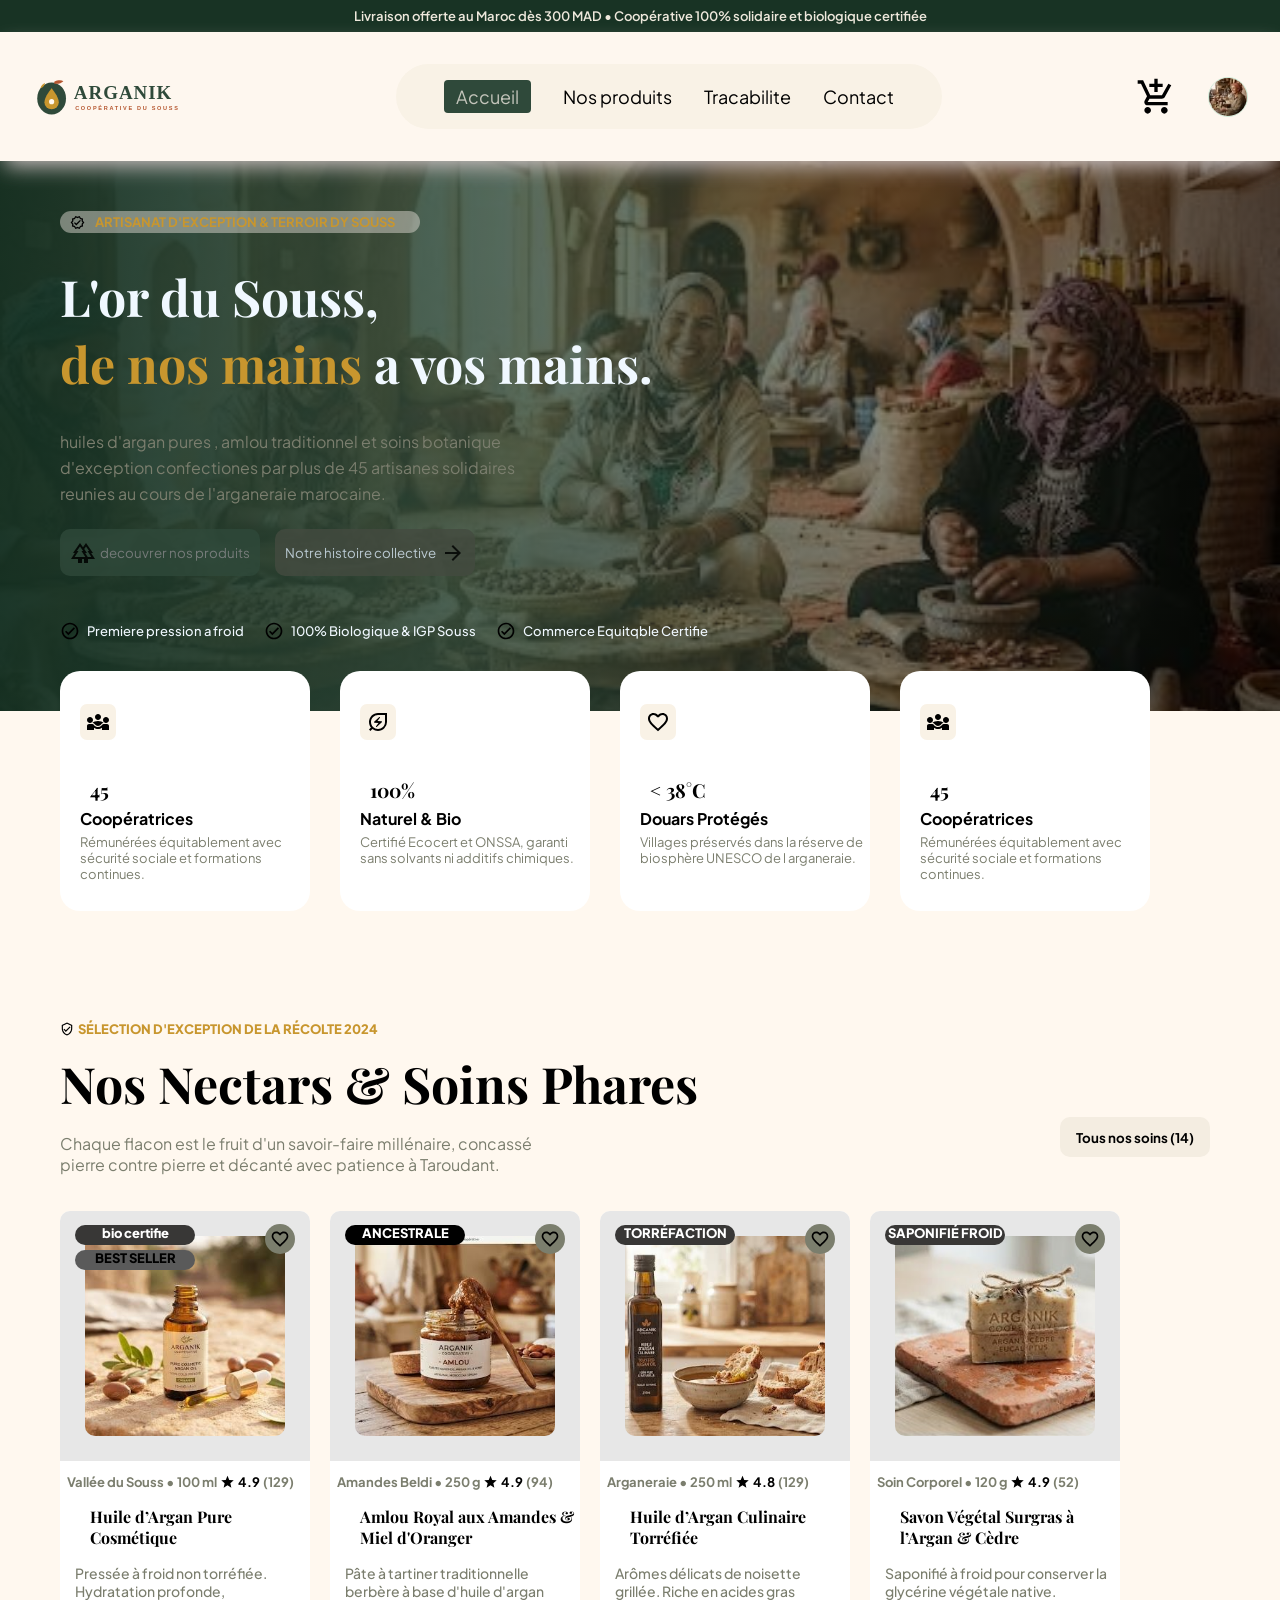
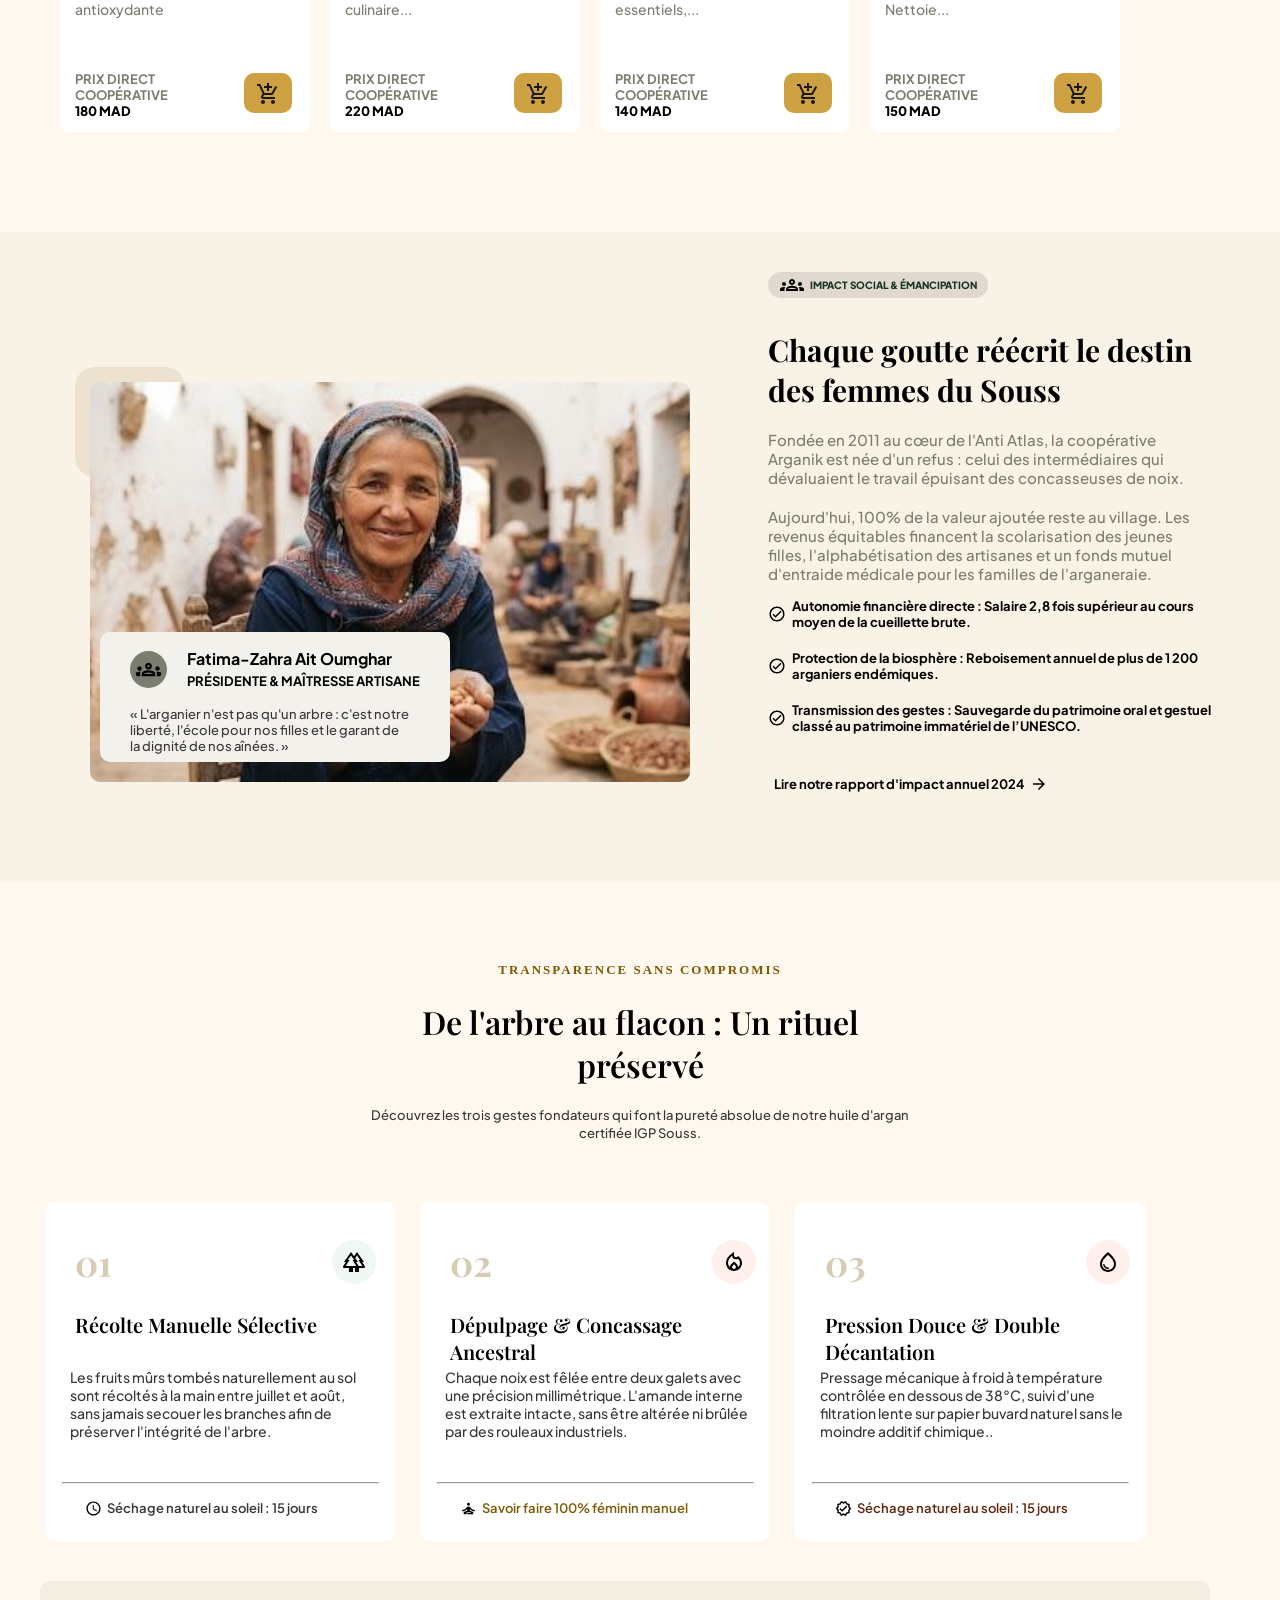
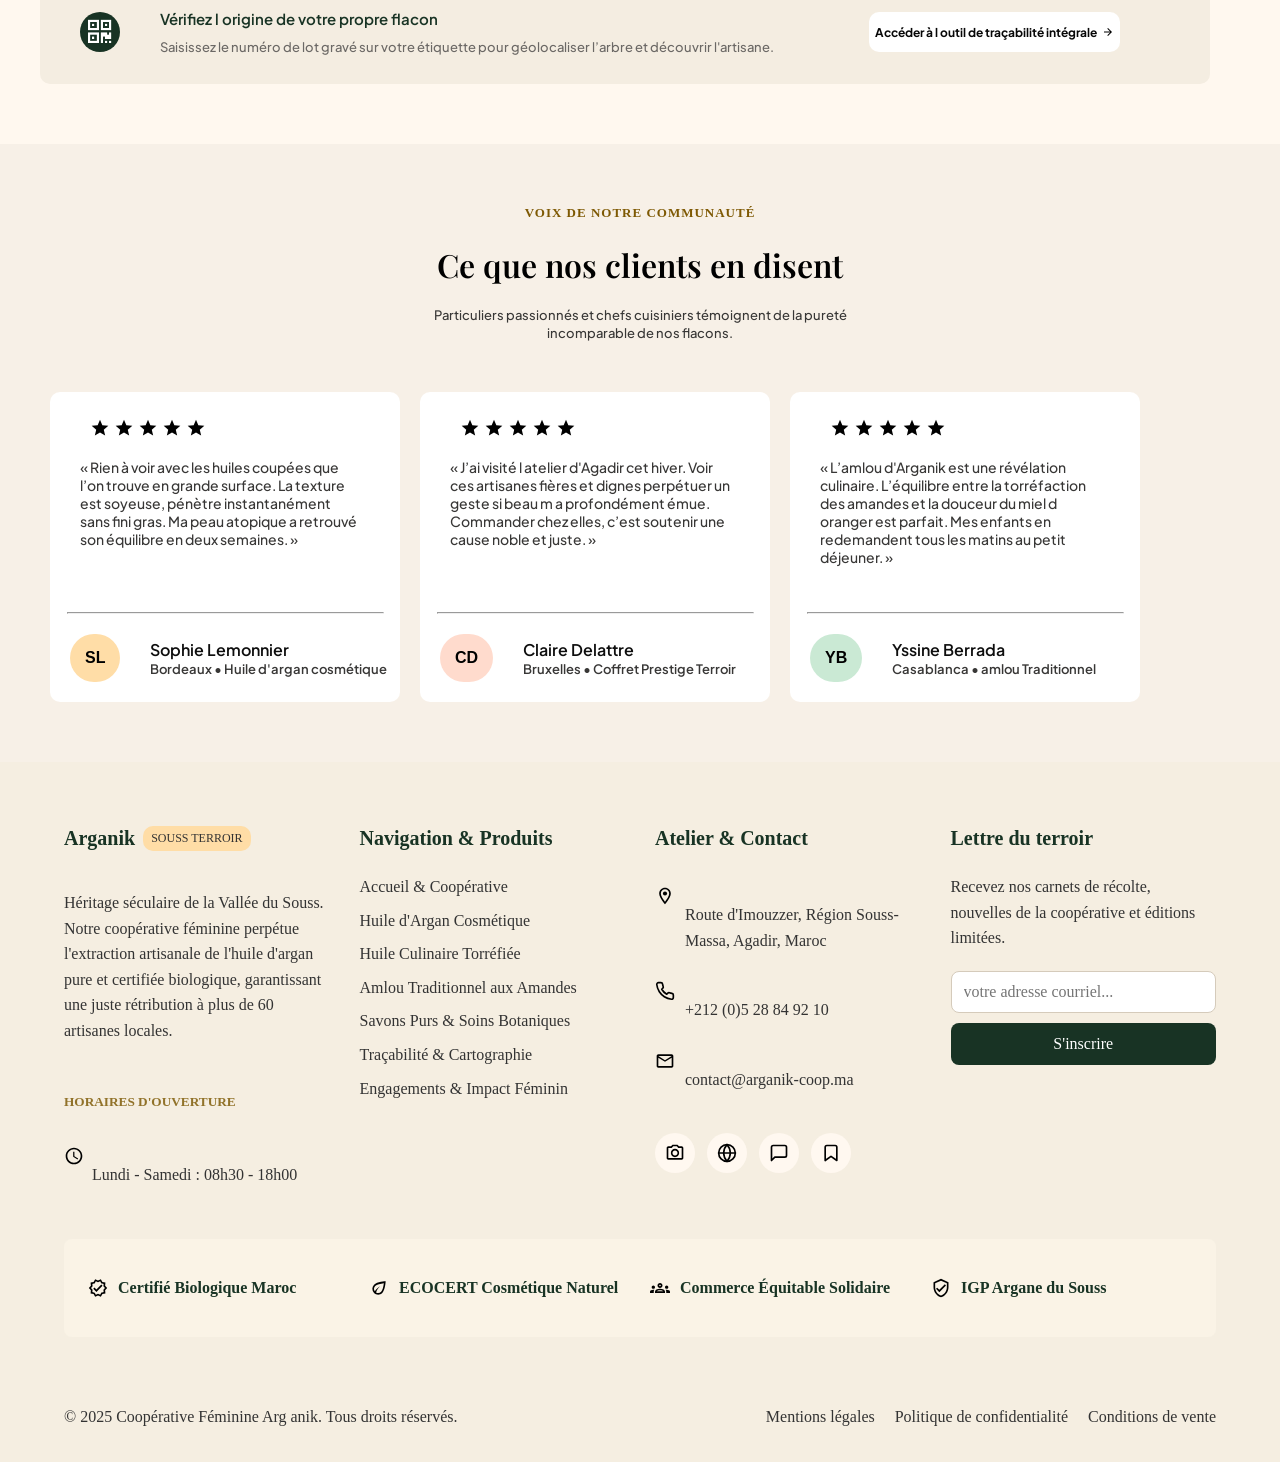
<file: index.html>
<!DOCTYPE html>
<html lang="en">

<head>
  <meta charset="UTF-8">
  <meta name="viewport" content="width=device-width, initial-scale=1.0">
  <title>Document</title>
  <link rel="stylesheet" href="./styles/acceuil.css">
  <link rel="preconnect" href="https://fonts.googleapis.com">
  <link rel="preconnect" href="https://fonts.gstatic.com" crossorigin>
  
  <link
    href="https://fonts.googleapis.com/css2?family=Alfa+Slab+One&family=Plus+Jakarta+Sans:ital,wght@0,200..800;1,200..800&display=swap"
    rel="stylesheet">
  <link href="https://fonts.googleapis.com/css2?family=Playfair+Display:ital,wght@0,400..900;1,400..900&display=swap"
    rel="stylesheet">
  <link rel="stylesheet" href="https://cdnjs.cloudflare.com/ajax/libs/font-awesome/4.7.0/css/font-awesome.min.css">

</head>

<body>
  <header class="site-header">
        <p class="pub">Livraison offerte au Maroc dès 300 MAD • Coopérative 100% solidaire et biologique certifiée
        </p>
        <nav class="Navigation principale">

            <div class="logo"><a href="index.html"><img src="./imgs/logo/arganik-logo.svg" alt="arganik-logo"></a>
            </div>
            <img class="btn-menu" src="./icones/burgerMenu.png" alt="menu"></button>
                   <ul class="menuPhone">
                <li><a href="./index.html" class="lien-actif">Accueil</a></li>
                <li><a href="./pages/nos-produit.html">Nos produits</a></li>
                <li><a href="./pages/tracabilite.html" >Tracabilite</a></li>
                <li><a href="./pages/contact.html" >Contact</a></li>
            </ul>
            <ul class="menu">
                <li><a href="./index.html" class="lien-actif">Accueil</a></li>
                <li><a href="./pages/nos-produit.html">Nos produits</a></li>
                <li><a href="./pages/tracabilite.html" >Tracabilite</a></li>
                <li><a href="./pages/contact.html" >Contact</a></li>
            </ul>
            <div class="nav-actions">
                <img class="painer" src="./icones/ajout-panier.svg" alt="panier">
                <img src="./imgs/divers/avatar-utilisateur.jpg" alt="avatar-utilisateur" class="profile"></span>
            </div>
        </nav>
    </header>
  <main>
  <section class="hero">
    <span class="hbdg"><img src="./icones/certifie.svg" alt=""> ARTISANAT D'EXCEPTION & TERROIR DY SOUSS</span>
    <H1>L'or du Souss,</H1>
    <h1><span>de nos mains </span> a vos mains.</h1>
    <div class="desc">
      <p>huiles d'argan pures , amlou traditionnel et soins botanique</p>
      <p>d'exception confectiones par plus de 45 artisanes solidaires</p>
      <p>reunies au cours de l'arganeraie marocaine.</p>
    </div>
    <div class="but">
      <button class="bone"> <img src="./icones/foret.svg" alt="">decouvrer nos produits </button>
      <button class="btwo"> Notre histoire collective <img src="./icones/fleche-droite.svg" alt=""> </button>
    </div>
    <div class="padge">
      <p><img src="./icones/coche-cercle.svg" alt=""> Premiere pression a froid </p>
      <p><img src="./icones/coche-cercle.svg" alt=""> 100% Biologique & IGP Souss</p>
      <p><img src="./icones/coche-cercle.svg" alt=""> Commerce Equitqble Certifie </p>
    </div>

  </section>
  <div class="herocards">
    <div class="hcard">
      <img src="./icones/diversite.svg" alt="">
      <h3>45</h3>
      <h4>Coopératrices</h4>
      <p>Rémunérées équitablement avec
        sécurité sociale et formations
        continues.</p>

    </div>
    <div class="hcard">
      <img src="./icones/feuille-energie.svg" alt="">
      <h3>100%</h3>
      <h4>Naturel & Bio</h4>
      <p>Certifié Ecocert et ONSSA, garanti
        sans solvants ni additifs chimiques.</p>

    </div>
    <div class="hcard">
      <img src="./icones/favori.svg" alt="">
      <h3>
        < 38°C</h3>
          <h4>Douars Protégés</h4>
          <p>Villages préservés dans la réserve
            de biosphère UNESCO de
            l arganeraie.</p>

    </div>
    <div class="hcard">
      <img src="./icones/diversite.svg" alt="">
      <h3>45</h3>
      <h4>Coopératrices</h4>
      <p>Rémunérées équitablement avec
        sécurité sociale et formations
        continues.</p>

    </div>
  </div>
  <section class="produits">
    <h3> <img src="./icones/bouclier.svg" alt="">SÉLECTION D'EXCEPTION DE LA RÉCOLTE 2024</h3>
    <h1>Nos Nectars & Soins Phares</h1>
    <div class="xx">
      <p>Chaque flacon est le fruit d'un savoir-faire millénaire, concassé pierre contre
        pierre et décanté avec patience à Taroudant.</p>
      <button>Tous nos soins (14)</button>
    </div>

    <div class="produitcards">
      <div class="prdcard">
        <div class="top">
          <div class="badge">
            <p>
              <span class="grayfionse">bio certifie </span>
              <span class="gray">BEST SELLER</span>
            </p>
            <img src="./icones/favori.svg" alt="">
          </div>
          <img class="imgT" src="./imgs/produits/huile-argan-cosmetique-02.jpg" alt="">
        </div>
        <div class="buttum">
          <p> Vallée du Souss • 100 ml <img class="img" src="./icones/etoile.svg" alt=""> <span>4.9</span>(129) </p>
          <h3>Huile d’Argan Pure
            Cosmétique</h3>
          <article>Pressée à froid non torréfiée.
            Hydratation profonde, antioxydante</article>
        </div>
        <div class="panier first">
          <p>PRIX DIRECT COOPÉRATIVE
            <span>180 MAD</span>
          </p>
          <button> <img src="./icones/ajout-panier.svg" alt=""></button>
        </div>
      </div>

      <div class="prdcard">
        <div class="top">
          <div class="badge">
            <p>
              <span> ANCESTRALE </span>

            </p>
            <img src="./icones/favori.svg" alt="">
          </div>
          <img class="imgT" src="./imgs/produits/amlou-amandes-miel-02.jpg" alt="">
        </div>
        <div class="buttum">
          <p> Amandes Beldi • 250 g <img class="img" src="./icones/etoile.svg" alt=""> <span>4.9</span>(94) </p>
          <h3>Amlou Royal aux
            Amandes & Miel
            d'Oranger</h3>
          <article>Pâte à tartiner traditionnelle berbère
            à base d'huile d'argan culinaire...</article>
        </div>
        <div class="panier">
          <p>PRIX DIRECT COOPÉRATIVE
            <span>220 MAD</span>
          </p>
          <button> <img src="./icones/ajout-panier.svg" alt=""></button>
        </div>
      </div>

      <div class="prdcard">
        <div class="top">
          <div class="badge">
            <p>
              <span class="grayfionse">TORRÉFACTION</span>

            </p>
            <img src="./icones/favori.svg" alt="">
          </div>
          <img class="imgT" src="./imgs/produits/huile-argan-culinaire-02.jpg" alt="">
        </div>
        <div class="buttum">
          <p> Arganeraie •
            250 ml <img class="img" src="./icones/etoile.svg" alt=""> <span>4.8</span>(129) </p>
          <h3>Huile d’Argan Culinaire
            Torréfiée</h3>
          <article>Arômes délicats de noisette grillée.
            Riche en acides gras essentiels,...</article>
        </div>
        <div class="panier">
          <p>PRIX DIRECT COOPÉRATIVE
            <span>140 MAD</span>
          </p>
          <button> <img src="./icones/ajout-panier.svg" alt=""></button>
        </div>
      </div>

      <div class="prdcard">
        <div class="top">
          <div class="badge">
            <p>
              <span class="grayfionse">SAPONIFIÉ FROID </span>

            </p>
            <img src="/icones/favori.svg" alt="">
          </div>
          <img class="imgT" src="./imgs/produits/savon-vegetal-argan-cedre.jpg" alt="">
        </div>
        <div class="buttum">
          <p> Soin Corporel • 120 g <img class="img" src="./icones/etoile.svg" alt=""> <span>4.9</span>(52) </p>
          <h3>Savon Végétal Surgras à
            l’Argan & Cèdre</h3>
          <article>Saponifié à froid pour conserver la
            glycérine végétale native. Nettoie...</article>
        </div>
        <div class="panier">
          <p>PRIX DIRECT COOPÉRATIVE
            <span>150 MAD</span>
          </p>
          <button> <img src="./icones/ajout-panier.svg" alt=""></button>
        </div>
      </div>


    </div>
  </section>
  <section class="impact">
    <div class="leftside">
      <div class="care "></div>
      <img src="./imgs/accueil/impact-presidente-fatima-zahra.jpg" alt="">
      <div class="msg">
        <li><img src="./icones/groupe.svg" alt="">
          <p>
            Fatima-Zahra Ait Oumghar <br>
            <span> PRÉSIDENTE & MAÎTRESSE ARTISANE</span>
          </p>
        </li>
        <article class="article-div">
          « L'arganier n'est pas qu'un arbre : c'est notre liberté,
          l'école pour nos filles et le garant de la dignité de
          nos aînées. »
      </div>


      </article>
    </div>


    <div class="rightside">
      <span><img src="./icones/groupe.svg" alt="">IMPACT SOCIAL & ÉMANCIPATION</span>
      <h1>Chaque goutte réécrit le
        destin des femmes du
        Souss</h1>

      <p>Fondée en 2011 au cœur de l'Anti Atlas, la coopérative Arganik
        est née d'un refus : celui des intermédiaires qui dévaluaient le
        travail épuisant des concasseuses de noix.</p>
      <p>Aujourd'hui, 100% de la valeur ajoutée reste au village. Les
        revenus équitables financent la scolarisation des jeunes filles,
        l'alphabétisation des artisanes et un fonds mutuel d'entraide
        médicale pour les familles de l'arganeraie.</p>

      <li><img src="./icones/coche-cercle.svg" alt="">Autonomie financière directe : Salaire 2,8 fois supérieur au cours
        moyen de la cueillette brute.</li>
      <li><img src="./icones/coche-cercle.svg" alt="">Protection de la biosphère : Reboisement annuel de plus de 1 200
        arganiers endémiques.</li>
      <li><img src="./icones/coche-cercle.svg" alt=""> Transmission des gestes : Sauvegarde du patrimoine oral et gestuel
        classé au patrimoine immatériel de l’UNESCO.</li>
      <button>Lire notre rapport d'impact annuel 2024 <img src="./icones/fleche-droite.svg" alt=""></button>
    </div>
  </section>
  <section class="transparance">
    <center>
      <h5>TRANSPARENCE SANS COMPROMIS</h5>
    </center>
    <center>
      <h1>De l'arbre au flacon : Un rituel
        préservé</h1>
    </center>
    <center><span>Découvrez les trois gestes fondateurs qui font la pureté absolue de notre huile d'argan <br>
        certifiée IGP Souss.</span></center>
    <div class="trcards">
      <div class="t-card">
        <ul> <span>01</span> <img src="./icones/foret.svg" alt=""></ul>
        <h5>Récolte Manuelle Sélective</h5>
        <p>Les fruits mûrs tombés naturellement au sol
          sont récoltés à la main entre juillet et août, sans
          jamais secouer les branches afin de préserver
          l'intégrité de l'arbre.</p>
        <center>
          <hr>
        </center>
        <ol><img src="./icones/horloge.svg" alt=""> <span>Séchage naturel au soleil : 15 jours</span></ol>
      </div>

      <div class="t-card">
        <ul> <span>02</span> <img class="img2" src="./icones/feu.svg" alt=""></ul>
        <h5>Dépulpage & Concassage
          Ancestral</h5>
        <p>Chaque noix est fêlée entre deux galets avec
          une précision millimétrique. L'amande interne
          est extraite intacte, sans être altérée ni brûlée
          par des rouleaux industriels.</p>
        <center>
          <hr>
        </center>
        <ol><img src="./icones/bien-etre.svg" alt=""> <span class="gold">Savoir faire 100% féminin manuel</span></ol>
      </div>

      <div class="t-card">
        <ul> <span>03</span> <img class="img2" src="./icones/goutte.svg" alt=""></ul>
        <h5>Pression Douce & Double
          Décantation</h5>
        <p>Pressage mécanique à froid à température
          contrôlée en dessous de 38°C, suivi d'une
          filtration lente sur papier buvard naturel sans le
          moindre additif chimique..</p>
        <center>
          <hr>
        </center>
        <ol><img src="./icones/certifie.svg" alt=""> <span class="maron">Séchage naturel au soleil : 15 jours</span></ol>
      </div>


    </div>
  </section>
  <div class="qrcode">
    <button class="qrb"><i class="fa fa-qrcode" aria-hidden="true"></i></button>
    <ul>
      <span>Vérifiez l origine de votre propre flacon</span>
      <p>Saisissez le numéro de lot gravé sur votre étiquette pour géolocaliser l’arbre et découvrir l'artisane.</p>
    </ul>
    <button class="btnicn">Accéder à l outil de traçabilité intégrale <img src="./icones/fleche-droite.svg"
        alt=""></button>
  </div>

  <section class="avis">
    <center>
      <h5>VOIX DE NOTRE COMMUNAUTÉ</h5>

    </center>
    <center>
      <h1>Ce que nos clients en disent</h1>
    </center>
    <center><span>Particuliers passionnés et chefs cuisiniers témoignent de la pureté <br>

        incomparable de nos flacons.</span></center>
    <div class="aviscards">
      <div class="a-card">
        <ul> <img src="./icones/etoile.svg" alt="">
          <img src="./icones/etoile.svg" alt="">
          <img src="./icones/etoile.svg" alt="">
          <img src="./icones/etoile.svg" alt="">
          <img src="./icones/etoile.svg" alt="">
        </ul>
        <p>« Rien à voir avec les huiles coupées que
          l’on trouve en grande surface. La texture
          est soyeuse, pénètre instantanément
          sans fini gras. Ma peau atopique a
          retrouvé son équilibre en deux semaines.
          »</p>
        <center>
          <hr>
        </center>
        <ol> <button class="profile mar">SL</button> <div><span class="name">Sophie Lemonnier <br>
          </span> <span class="local">Bordeaux • Huile d'argan cosmétique</span></ol>
      </div>
      <div class="a-card">
        <ul> <img src="./icones/etoile.svg" alt="">
          <img src="./icones/etoile.svg" alt="">
          <img src="./icones/etoile.svg" alt="">
          <img src="./icones/etoile.svg" alt="">
          <img src="./icones/etoile.svg" alt="">
        </ul>
        <p>« J’ai visité l atelier d'Agadir cet hiver. Voir
ces artisanes fières et dignes perpétuer
un geste si beau m a profondément
émue. Commander chez elles, c’est
soutenir une cause noble et juste. »</p>
        <center>
          <hr>
        </center>
        <ol> <button class="profile pnk">CD</button> <div><span class="name">Claire Delattre <br>
          </span> <span class="local">Bruxelles • Coffret Prestige Terroir</span></ol>
      </div>

      <div class="a-card">
        <ul> <img src="./icones/etoile.svg" alt="">
          <img src="./icones/etoile.svg" alt="">
          <img src="./icones/etoile.svg" alt="">
          <img src="./icones/etoile.svg" alt="">
          <img src="./icones/etoile.svg" alt="">
        </ul>
        <p>« L’amlou d'Arganik est une révélation
culinaire. L’équilibre entre la torréfaction
des amandes et la douceur du miel
d oranger est parfait. Mes enfants en
redemandent tous les matins au petit
déjeuner. »</p>
        <center>
          <hr>
        </center>
        <ol> <button class="profile bl">YB</button> <div><span class="name">Yssine Berrada <br>
          </span> <span class="local">Casablanca • amlou Traditionnel </span></ol>
      </div>
      
      
    </div>
  </section>


</main>
    <footer class="site-footer">
        <div class="parent">
            <div class="content-hero-footer">
                <div class="article-foot">
                    <div class="semi-hero-foot hero1 titre-article-foot">
                        <h3>Arganik</h3>
                        <span>SOUSS TERROIR</span>
                    </div>
                    <p>
                        Héritage séculaire de la Vallée du Souss. Notre coopérative féminine perpétue l'extraction
                        artisanale de l'huile d'argan pure et certifiée biologique, garantissant une juste rétribution à
                        plus de 60 artisanes locales.
                    </p>
                    <div class="article-pied">
                        <h5>HORAIRES D'OUVERTURE</h4>
                            <div class="footer-horaire">
                                <img src="./icones/horloge.svg" alt="horloge" class="icon">
                                <p>Lundi - Samedi : 08h30 - 18h00</p>
                            </div>
                    </div>
                </div>
                <div class="article-foot">
                    <div class="titre-article-foot">
                        <h3>Navigation & Produits</h3>
                    </div>
                    <ul>
                        <li>Accueil & Coopérative</li>
                        <li>Huile d'Argan Cosmétique</li>
                        <li>Huile Culinaire Torréfiée</li>
                        <li>Amlou Traditionnel aux Amandes</li>
                        <li>Savons Purs & Soins Botaniques</li>
                        <li>Traçabilité & Cartographie</li>
                        <li>Engagements & Impact Féminin</li>
                    </ul>
                </div>
                <div class="article-foot atelier-foot">
                    <div class="titre-article-foot">
                        <h3>Atelier & Contact</h3>
                    </div>
                    <div>
                        <span><img src="./icones/localisation.svg" alt="localisation" class="icon"></span>
                        <p>Route d'Imouzzer, Région Souss-Massa, Agadir, Maroc</p>
                    </div>
                    <div>
                        <span><img src="./icones/phone.svg" alt="telephone" class="icon"></span>
                        <p>+212 (0)5 28 84 92 10</p>
                    </div>
                    <div>
                        <span><img src="./icones/email.svg" alt="email" class="icon"></span>
                        <p>contact@arganik-coop.ma</p>
                    </div>
                    <ul class="article-pied icon-pied">
                        <li><img src="./icones/appareil-photo.svg" alt="appareil-photo"></li>
                        <li><img src="./icones/globe.svg" alt="monde"></li>
                        <li><img src="./icones/message-square.svg" alt="comment"></li>
                        <li><img src="./icones/save.svg" alt="enregistre"></li>
                    </ul>
                </div>
                <div class="article-foot">
                    <div class="titre-article-foot">
                        <h3>Lettre du terroir</h3>
                    </div>
                    <p>
                        Recevez nos carnets de récolte, nouvelles de la coopérative et éditions limitées.
                    </p>
                    <form class="form-footer article-pied">
                        <input type="text" name="text" id="text" placeholder="votre adresse courriel...">
                        <button>S'inscrire</button>
                    </form>
                </div>
            </div>
            <div class="content-medium">
                <div class="content-medium-content">
                    <img src="./icones/certifie.svg" alt="bouclier" class="icon">
                    <p>Certifié Biologique Maroc</p>
                </div>
                <div class="content-medium-content">
                    <img src="./icones/feuille-eco.svg" alt="feuille" class="icon">
                    <p>ECOCERT Cosmétique Naturel</p>
                </div>
                <div class="content-medium-content">
                    <img src="./icones/groupe.svg" alt="groupe" class="icon">
                    <p>Commerce Équitable Solidaire</p>
                </div>
                <div class="content-medium-content">
                    <img src="./icones/bouclier.svg" alt="certifier" class="icon">
                    <p>IGP Argane du Souss</p>
                </div>
            </div>
            <div class="content-pied">
                <div class="content-pied-haut">
                    © 2025 Coopérative Féminine Arg anik. Tous droits réservés.
                </div>
                <div class="content-pied-bas">
                    <p>Mentions légales</p>
                    <p>Politique de confidentialité</p>
                    <p>Conditions de vente</p>
                </div>
            </div>
        </div>
    </footer>

</body>
<script src="./produit.js"></script>
</html>
</file>
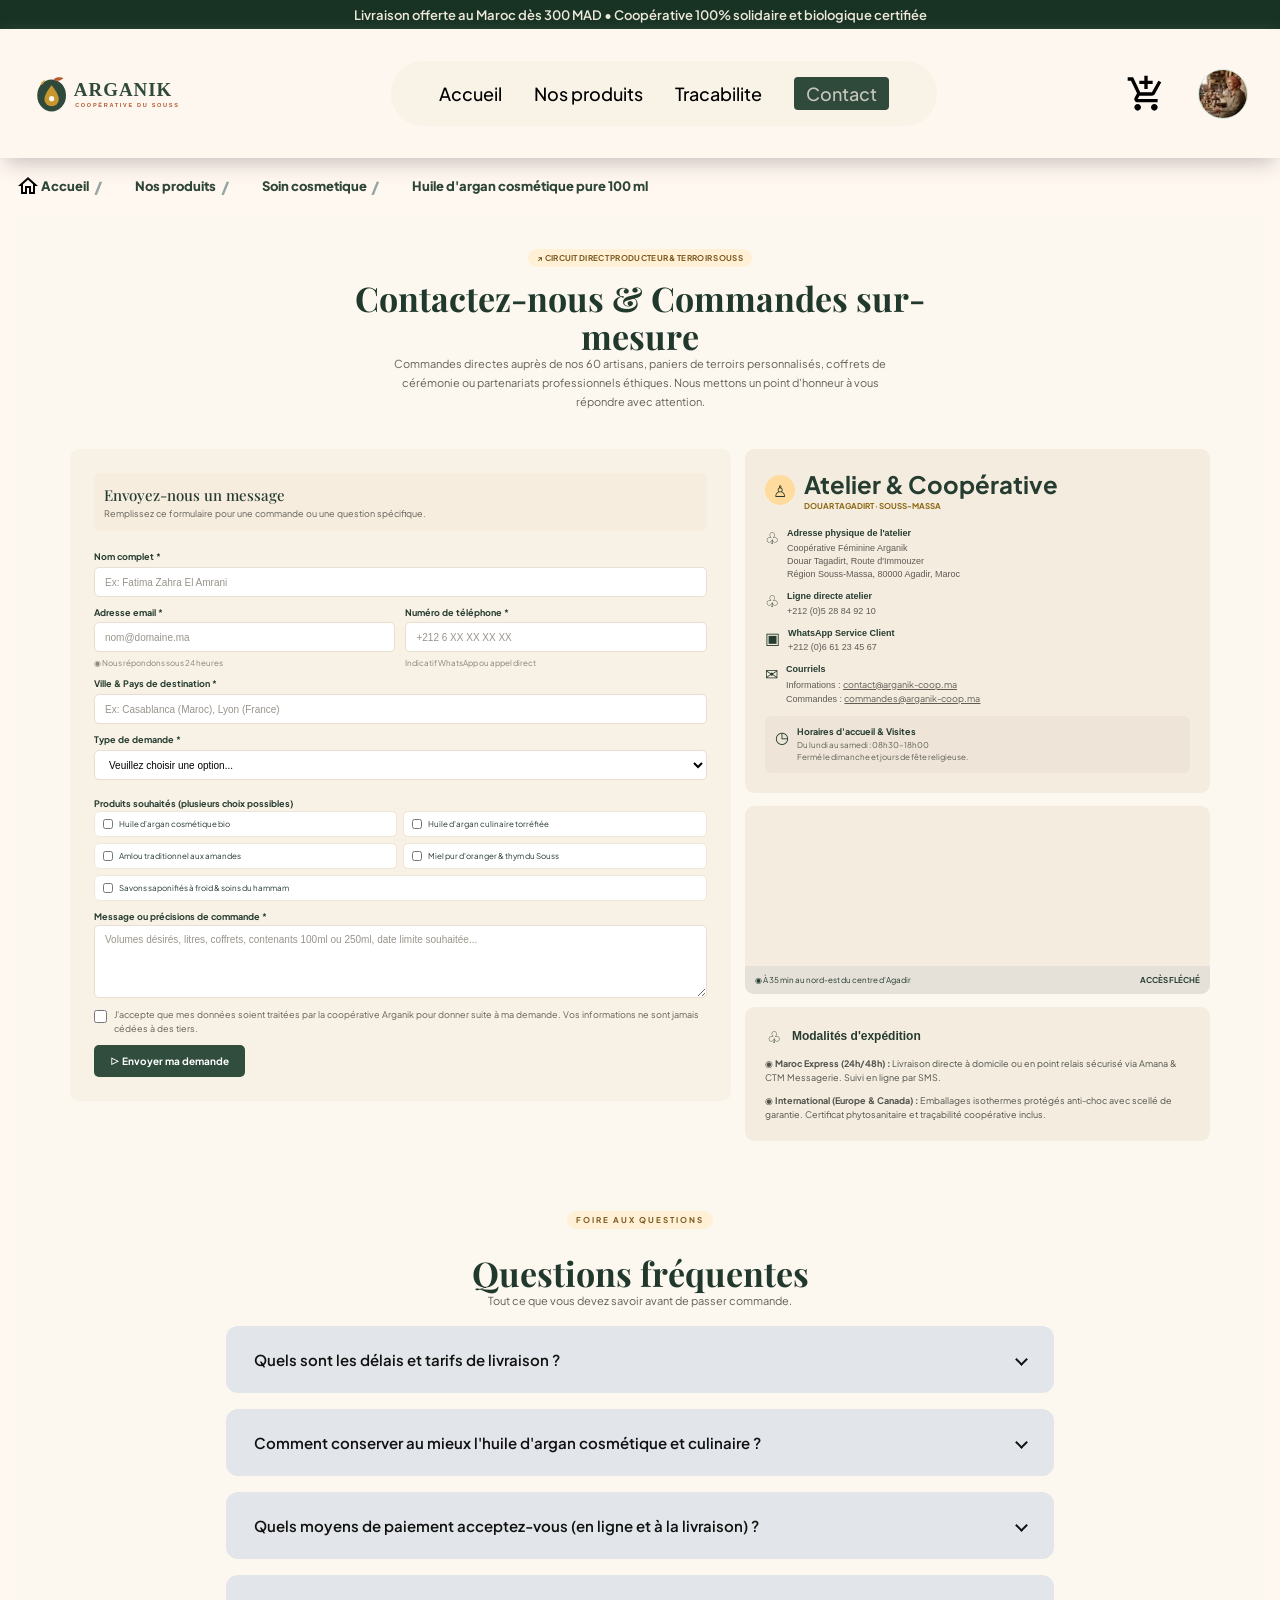
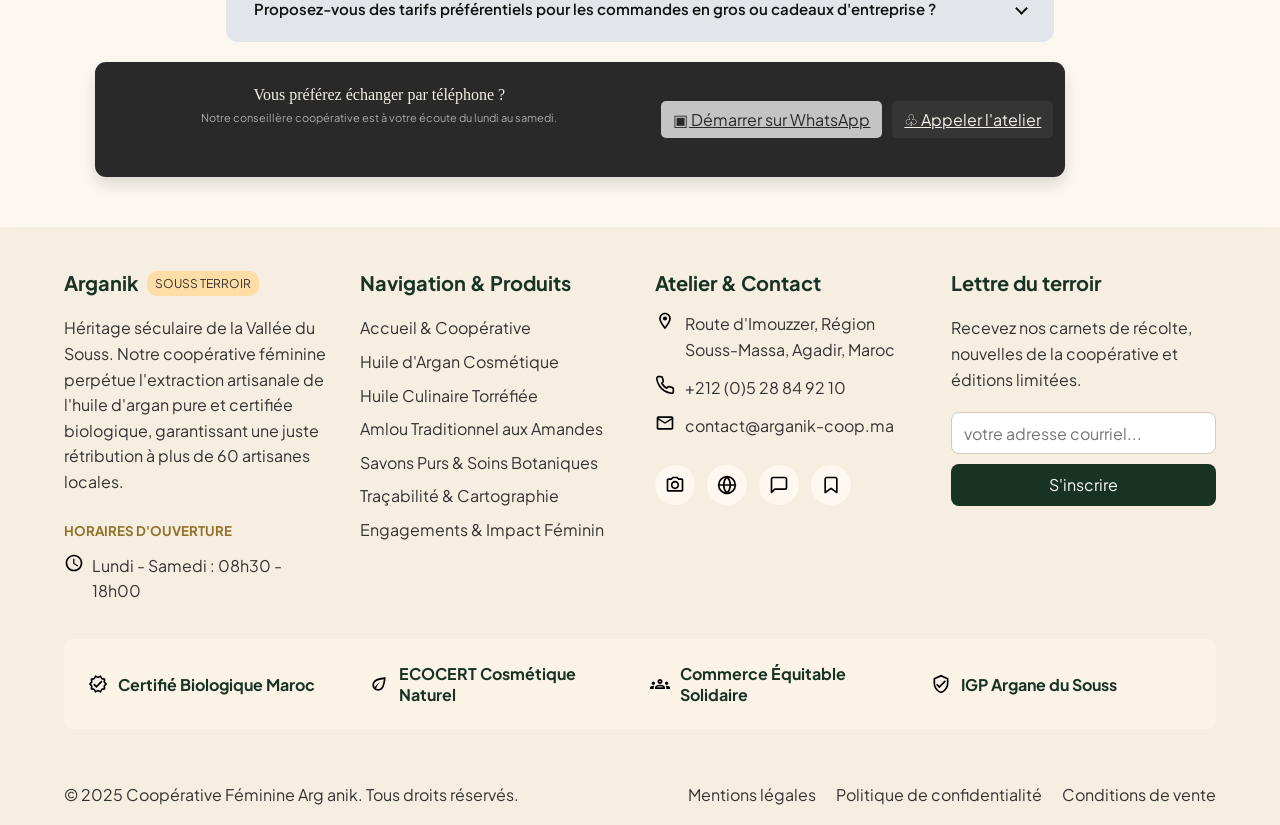
<file: pages/contact.html>
<!DOCTYPE html>
<html lang="en">

<head>
    <meta charset="UTF-8">
    <meta name="viewport" content="width=device-width, initial-scale=1.0">
    <title>Produit</title>
    <link rel="stylesheet" href="../styles/style.css">
    <link rel="preconnect" href="https://fonts.googleapis.com">
    <link rel="preconnect" href="https://fonts.gstatic.com" crossorigin>
    <link
        href="https://fonts.googleapis.com/css2?family=Playfair+Display:ital,wght@0,400..900;1,400..900&family=Plus+Jakarta+Sans:ital,wght@0,200..800;1,200..800&display=swap"
        rel="stylesheet">
        <link rel="stylesheet" href="https://cdnjs.cloudflare.com/ajax/libs/font-awesome/6.7.2/css/all.min.css">

    <link rel="stylesheet" href="../styles/contact.css">
    </head>

<body>
    <header>
        <p class="pub">Livraison offerte au Maroc dès 300 MAD • Coopérative 100% solidaire et biologique certifiée
        </p>
        <nav class="Navigation principale">

            <div class="logo"><a href="index.html"><img src="../imgs/logo/arganik-logo.svg" alt="arganik-logo"></a>
            </div>
            <img class="btn-menu" src="../icones/burgerMenu.png" alt="menu"></button>
            <ul class="menuPhone">
                <li><a href="../index.html">Accueil</a></li>
                <li><a href="./nos-produit.html">Nos produits</a></li>
                <li><a href="./tracabilite.html" >Tracabilite</a></li>
                
                <li><a href="./contact.html" class="lien-actif">Contact</a></li>
            </ul>
            <ul class="menu">
                <li><a href="../index.html" >Accueil</a></li>
                <li><a href="./nos-produit.html">Nos produits</a></li>
                <li><a href="./tracabilite.html" >Tracabilite</a></li>
                <li><a href="./contact.html" class="lien-actif">Contact</a></li>
            </ul>
            <div class="nav-actions">
                <img class="painer" src="../icones/ajout-panier.svg" alt="panier">
                <img src="../imgs/divers/avatar-utilisateur.jpg" alt="avatar-utilisateur" class="profile"></span>
            </div>
        </nav>
    </header>
    <nav class="link">
        <ol>
            <li><a href="/index.html"><img src="../icones/accueil.svg" alt="accueil"><span>Accueil</span></a></li>
            <li> <a href="">Nos produits</a></li>
            <li><a href="">Soin cosmetique</a></li>
            <li><a href="">Huile d'argan cosmétique pure 100 ml</a></li>
        </ol>
    </nav>
<main>
    <section class="page-one">

        <div class="mini-titre">
            <h4>↗ CIRCUIT DIRECT PRODUCTEUR & TERROIR SOUSS</h4>
        </div>

        <div class="top-titre">
            <h1>Contactez-nous & Commandes sur-mesure</h1>
            <p>
                Commandes directes auprès de nos 60 artisans, paniers de terroirs personnalisés,
                coffrets de cérémonie ou partenariats professionnels éthiques.
                Nous mettons un point d'honneur à vous répondre avec attention.
            </p>
        </div>

        <section class="first-section">

            <div class="one">
                <div class="ask">

                    <div class="minimessage">
                        <h4>Envoyez-nous un message</h4>
                        <p>Remplissez ce formulaire pour une commande ou une question spécifique.</p>
                    </div>

                    <form class="form">

                        <label for="nom">Nom complet *</label>
                        <input type="text" id="nom" placeholder="Ex: Fatima Zahra El Amrani" required>

                        <div class="row-two">
                            <div class="form-item">
                                <label for="email">Adresse email *</label>
                                <input type="email" id="email" placeholder="nom@domaine.ma" required>
                                <p class="hint-text">◉ Nous répondons sous 24 heures</p>
                            </div>

                            <div class="form-item">
                                <label for="telephone">Numéro de téléphone *</label>
                                <input type="tel" id="telephone" placeholder="+212 6 XX XX XX XX" required>
                                <p class="hint-text">Indicatif WhatsApp ou appel direct</p>
                            </div>
                        </div>

                        <label for="ville">Ville & Pays de destination *</label>
                        <input type="text" id="ville" placeholder="Ex: Casablanca (Maroc), Lyon (France)" required>

                        <label for="demande">Type de demande *</label>
                        <select id="demande" required>
                            <option value="">Veuillez choisir une option...</option>
                            <option>Commande personnelle</option>
                            <option>Commande en gros</option>
                            <option>Cadeau d'entreprise</option>
                            <option>Partenariat professionnel</option>
                            <option>Autre demande</option>
                        </select>

                        <h3>Produits souhaités (plusieurs choix possibles)</h3>

                        <div class="options">
                            <div class="normal">
                                <input type="checkbox" id="huile-cos">
                                <label for="huile-cos">Huile d'argan cosmétique bio</label>
                            </div>

                            <div class="normal">
                                <input type="checkbox" id="huile-alim">
                                <label for="huile-alim">Huile d'argan culinaire torréfiée</label>
                            </div>

                            <div class="normal">
                                <input type="checkbox" id="amlou">
                                <label for="amlou">Amlou traditionnel aux amandes</label>
                            </div>

                            <div class="normal">
                                <input type="checkbox" id="miel">
                                <label for="miel">Miel pur d'oranger & thym du Souss</label>
                            </div>

                            <div class="savon">
                                <input type="checkbox" id="savon">
                                <label for="savon">Savons saponifiés à froid & soins du hammam</label>
                            </div>
                        </div>

                        <div class="last-message">
                            <label for="message">Message ou précisions de commande *</label>
                            <textarea id="message" placeholder="Volumes désirés, litres, coffrets, contenants 100ml ou 250ml, date limite souhaitée..." required></textarea>
                        </div>

                        <div class="privacy-policy">
                            <input type="checkbox" id="privacy" required>
                            <label for="privacy">
                                J'accepte que mes données soient traitées par la coopérative Arganik
                                pour donner suite à ma demande. Vos informations ne sont jamais cédées à des tiers.
                            </label>
                        </div>

                        <button type="submit" id="send-demande">▷ Envoyer ma demande</button>

                    </form>
                </div>
            </div>

            <div class="two">

                <div class="first-two">

                    <div class="asta">
                        <div class="butt">♙</div>
                        <div class="lala">
                            <h2>Atelier & Coopérative</h2>
                            <p>DOUAR TAGADIRT · SOUSS-MASSA</p>
                        </div>
                    </div>

                    <div class="contact-item">
                        <span>♧</span>
                        <div>
                            <h3>Adresse physique de l'atelier</h3>
                            <p>Coopérative Féminine Arganik<br>
                            Douar Tagadirt, Route d'Immouzer<br>
                            Région Souss-Massa, 80000 Agadir, Maroc</p>
                        </div>
                    </div>

                    <div class="contact-item">
                        <span>♧</span>
                        <div>
                            <h3>Ligne directe atelier</h3>
                            <p>+212 (0)5 28 84 92 10</p>
                        </div>
                    </div>

                    <div class="contact-item">
                        <span>▣</span>
                        <div>
                            <h3>WhatsApp Service Client</h3>
                            <p>+212 (0)6 61 23 45 67</p>
                        </div>
                    </div>

                    <div class="contact-item">
                        <span>✉</span>
                        <div>
                            <h3>Courriels</h3>
                            <p>Informations : <a href="mailto:contact@arganik-coop.ma">contact@arganik-coop.ma</a><br>
                            Commandes : <a href="mailto:commandes@arganik-coop.ma">commandes@arganik-coop.ma</a></p>
                        </div>
                    </div>

                    <div class="Horaires">
                        <span>◷</span>
                        <div>
                            <h3>Horaires d'accueil & Visites</h3>
                            <p>Du lundi au samedi : 08h30–18h00<br>
                            Fermé le dimanche et jours de fête religieuse.</p>
                        </div>
                    </div>

                </div>

                <div class="second-two">
                    <div class="location">
                        <iframe
                            src="https://maps.google.com/maps?q=Douar%20Tagadirt%20Agadir%20Morocco&output=embed"
                            loading="lazy"
                            title="Localisation de la coopérative Arganik">
                        </iframe>
                    </div>
                    <div class="map-text">
                        <span>◉ À 35 min au nord-est du centre d'Agadir</span>
                        <span class="map-access">ACCÈS FLÉCHÉ</span>
                    </div>
                </div>

                <div class="third-two">

                    <div class="asta">
                        <div class="butt">♧</div>
                        <h2>Modalités d'expédition</h2>
                    </div>

                    <p>◉ <strong>Maroc Express (24h/48h) :</strong> Livraison directe à domicile ou en point relais sécurisé via Amana & CTM Messagerie. Suivi en ligne par SMS.</p>

                    <p>◉ <strong>International (Europe & Canada) :</strong> Emballages isothermes protégés anti-choc avec scellé de garantie. Certificat phytosanitaire et traçabilité coopérative inclus.</p>

                </div>

            </div>

        </section>
    </section>

    <section class="page-two">

        <div class="mini-titre">
            <h4>FOIRE AUX QUESTIONS</h4>
        </div>

        <div class="top-titre">
            <h1>Questions fréquentes</h1>
            <p>Tout ce que vous devez savoir avant de passer commande.</p>
        </div>

        <div class="ask-list">

            <details>
                <summary>Quels sont les délais et tarifs de livraison ?</summary>
                <p>Au Maroc, la livraison prend généralement 24 à 48 heures. Les délais et tarifs internationaux dépendent de la destination.</p>
            </details>

            <details>
                <summary>Comment conserver au mieux l'huile d'argan cosmétique et culinaire ?</summary>
                <p>Conservez votre huile dans un endroit frais, sec et à l'abri de la lumière, avec le flacon bien fermé.</p>
            </details>

            <details>
                <summary>Quels moyens de paiement acceptez-vous (en ligne et à la livraison) ?</summary>
                <p>Contactez notre équipe pour confirmer les moyens de paiement disponibles selon votre destination.</p>
            </details>

            <details>
                <summary>Proposez-vous des tarifs préférentiels pour les commandes en gros ou cadeaux d'entreprise ?</summary>
                <p>Oui, contactez-nous pour recevoir une proposition adaptée aux quantités et à vos besoins.</p>
            </details>

        </div>

        <section class="deco">
            <div class="top-titre">
                <h1>Vous préférez échanger par téléphone ?</h1>
                <p>Notre conseillère coopérative est à votre écoute du lundi au samedi.</p>
            </div>

            <a class="wts" href="https://wa.me/212661234567">▣ Démarrer sur WhatsApp</a>
            <a class="tele" href="tel:+212528849210">♧ Appeler l'atelier</a>
        </section>

    </section>
</main>

 <footer class="footer">
        <div class="parent">
            <div class="content-hero-footer">
                <div class="article-foot">
                    <div class="semi-hero-foot hero1 titre-article-foot">
                        <h3>Arganik</h3>
                        <span>SOUSS TERROIR</span>
                    </div>
                    <p>
                        Héritage séculaire de la Vallée du Souss. Notre coopérative féminine perpétue l'extraction
                        artisanale de l'huile d'argan pure et certifiée biologique, garantissant une juste rétribution à
                        plus de 60 artisanes locales.
                    </p>
                    <div class="article-pied">
                        <h5>HORAIRES D'OUVERTURE</h4>
                            <div class="footer-horaire">
                                <img src="../icones/horloge.svg" alt="horloge" class="icon">
                                <p>Lundi - Samedi : 08h30 - 18h00</p>
                            </div>
                    </div>
                </div>
                <div class="article-foot">
                    <div class="titre-article-foot">
                        <h3>Navigation & Produits</h3>
                    </div>
                    <ul>
                        <li>Accueil & Coopérative</li>
                        <li>Huile d'Argan Cosmétique</li>
                        <li>Huile Culinaire Torréfiée</li>
                        <li>Amlou Traditionnel aux Amandes</li>
                        <li>Savons Purs & Soins Botaniques</li>
                        <li>Traçabilité & Cartographie</li>
                        <li>Engagements & Impact Féminin</li>
                    </ul>
                </div>
                <div class="article-foot atelier-foot">
                    <div class="titre-article-foot">
                        <h3>Atelier & Contact</h3>
                    </div>
                    <div>
                        <span><img src="../icones/localisation.svg" alt="localisation" class="icon"></span>
                        <p>Route d'Imouzzer, Région Souss-Massa, Agadir, Maroc</p>
                    </div>
                    <div>
                        <span><img src="../icones/phone.svg" alt="telephone" class="icon"></span>
                        <p>+212 (0)5 28 84 92 10</p>
                    </div>
                    <div>
                        <span><img src="../icones/email.svg" alt="email" class="icon"></span>
                        <p>contact@arganik-coop.ma</p>
                    </div>
                    <ul class="article-pied icon-pied">
                        <li><img src="../icones/appareil-photo.svg" alt="appareil-photo"></li>
                        <li><img src="../icones/globe.svg" alt="monde"></li>
                        <li><img src="../icones/message-square.svg" alt="comment"></li>
                        <li><img src="../icones/save.svg" alt="enregistre"></li>
                    </ul>
                </div>
                <div class="article-foot">
                    <div class="titre-article-foot">
                        <h3>Lettre du terroir</h3>
                    </div>
                    <p>
                        Recevez nos carnets de récolte, nouvelles de la coopérative et éditions limitées.
                    </p>
                    <form class="form-footer article-pied">
                        <input type="text" name="text" id="text" placeholder="votre adresse courriel...">
                        <button>S'inscrire</button>
                    </form>
                </div>
            </div>
            <div class="content-medium">
                <div class="content-medium-content">
                    <img src="../icones/certifie.svg" alt="bouclier" class="icon">
                    <p>Certifié Biologique Maroc</p>
                </div>
                <div class="content-medium-content">
                    <img src="../icones/feuille-eco.svg" alt="feuille" class="icon">
                    <p>ECOCERT Cosmétique Naturel</p>
                </div>
                <div class="content-medium-content">
                    <img src="../icones/groupe.svg" alt="groupe" class="icon">
                    <p>Commerce Équitable Solidaire</p>
                </div>
                <div class="content-medium-content">
                    <img src="../icones/bouclier.svg" alt="certifier" class="icon">
                    <p>IGP Argane du Souss</p>
                </div>
            </div>
            <div class="content-pied">
                <div class="content-pied-haut">
                    © 2025 Coopérative Féminine Arg anik. Tous droits réservés.
                </div>
                <div class="content-pied-bas">
                    <p>Mentions légales</p>
                    <p>Politique de confidentialité</p>
                    <p>Conditions de vente</p>
                </div>
            </div>
        </div>
    </footer>
</body>
<script src="../produit.js"></script>
</html>
</file>
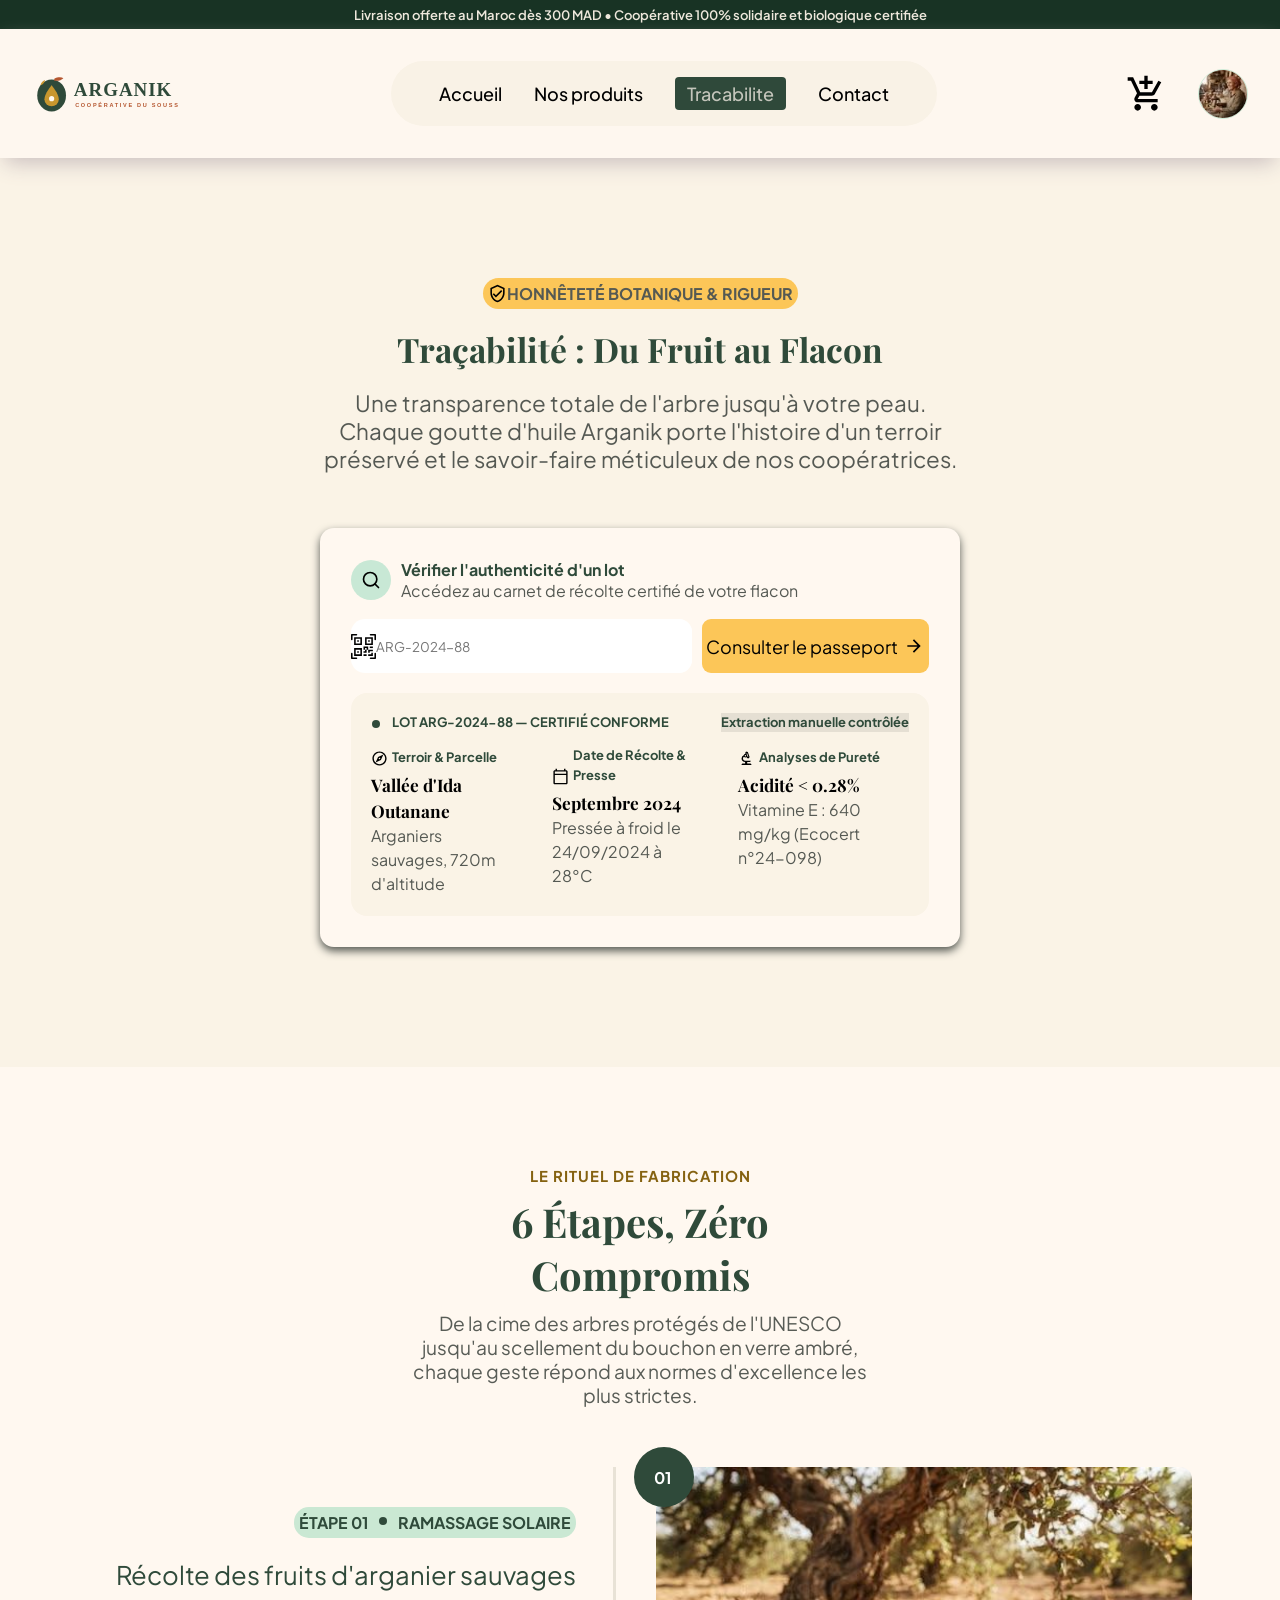
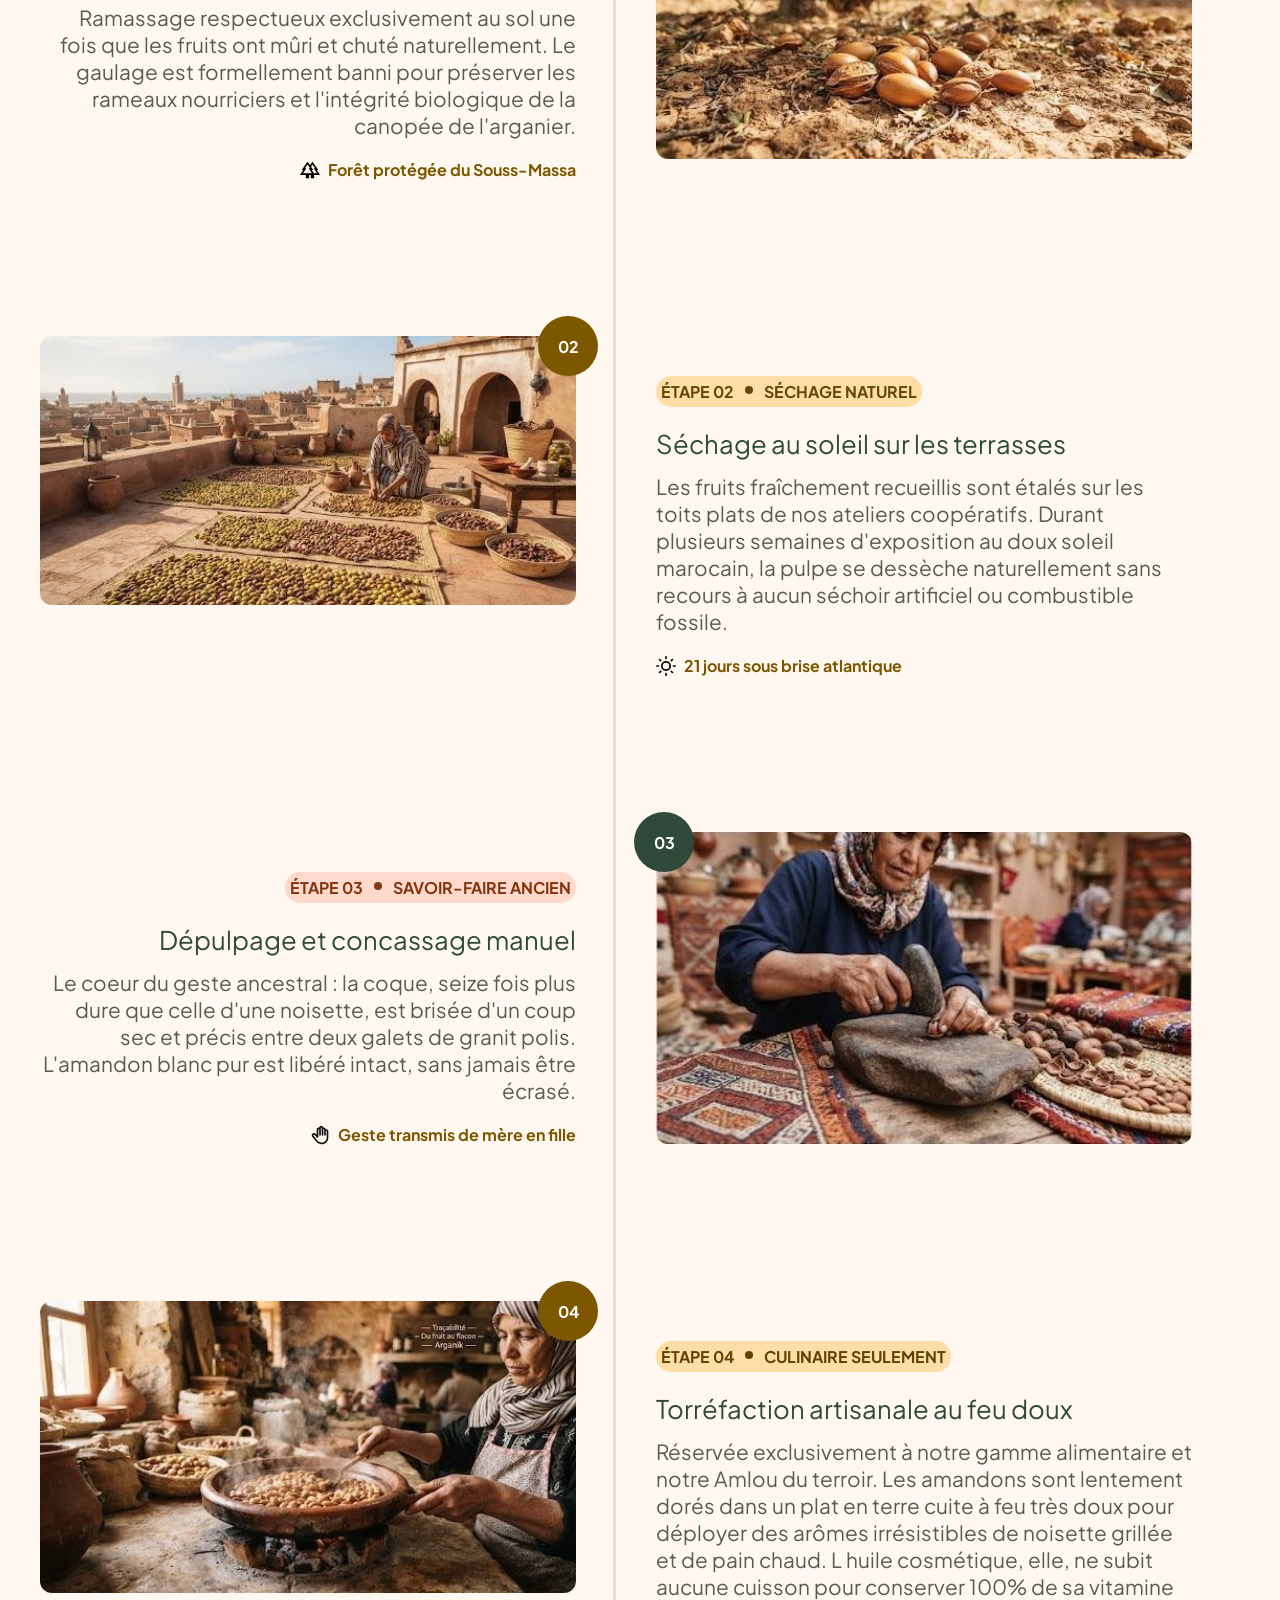
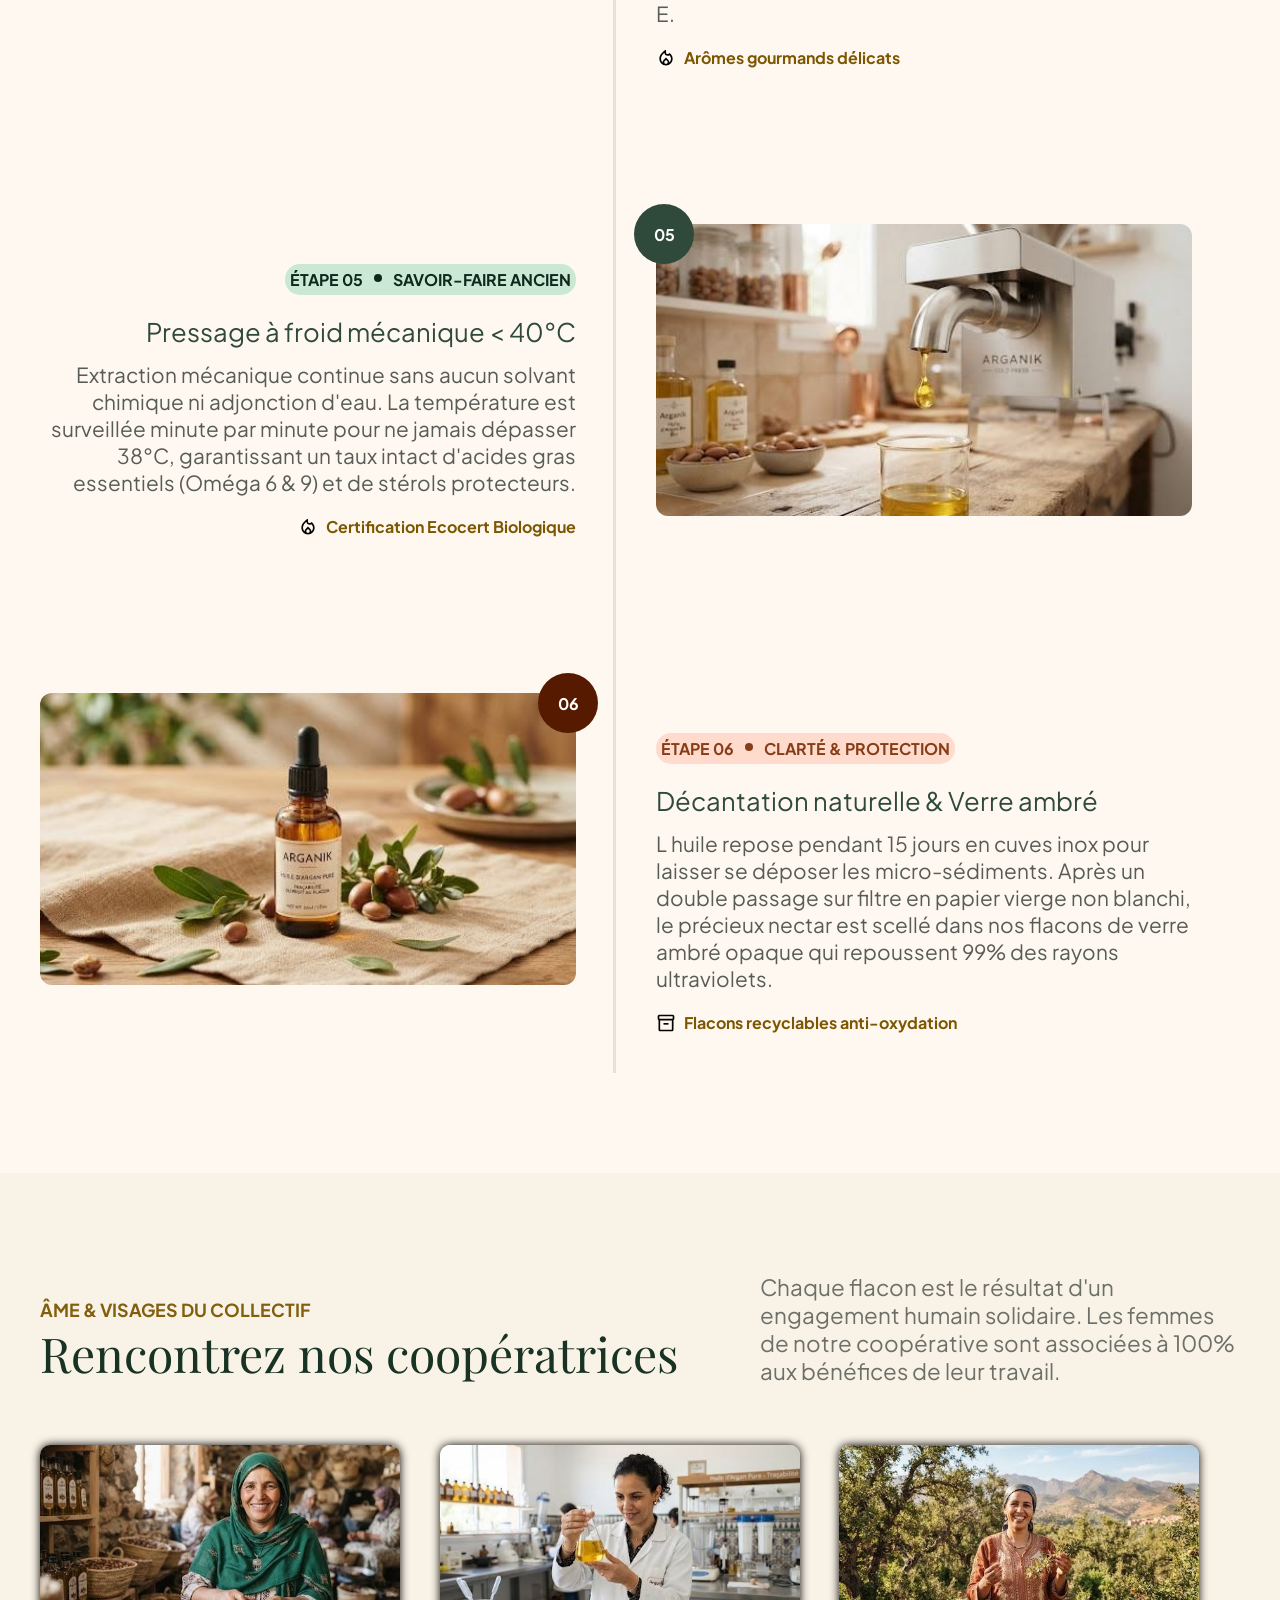
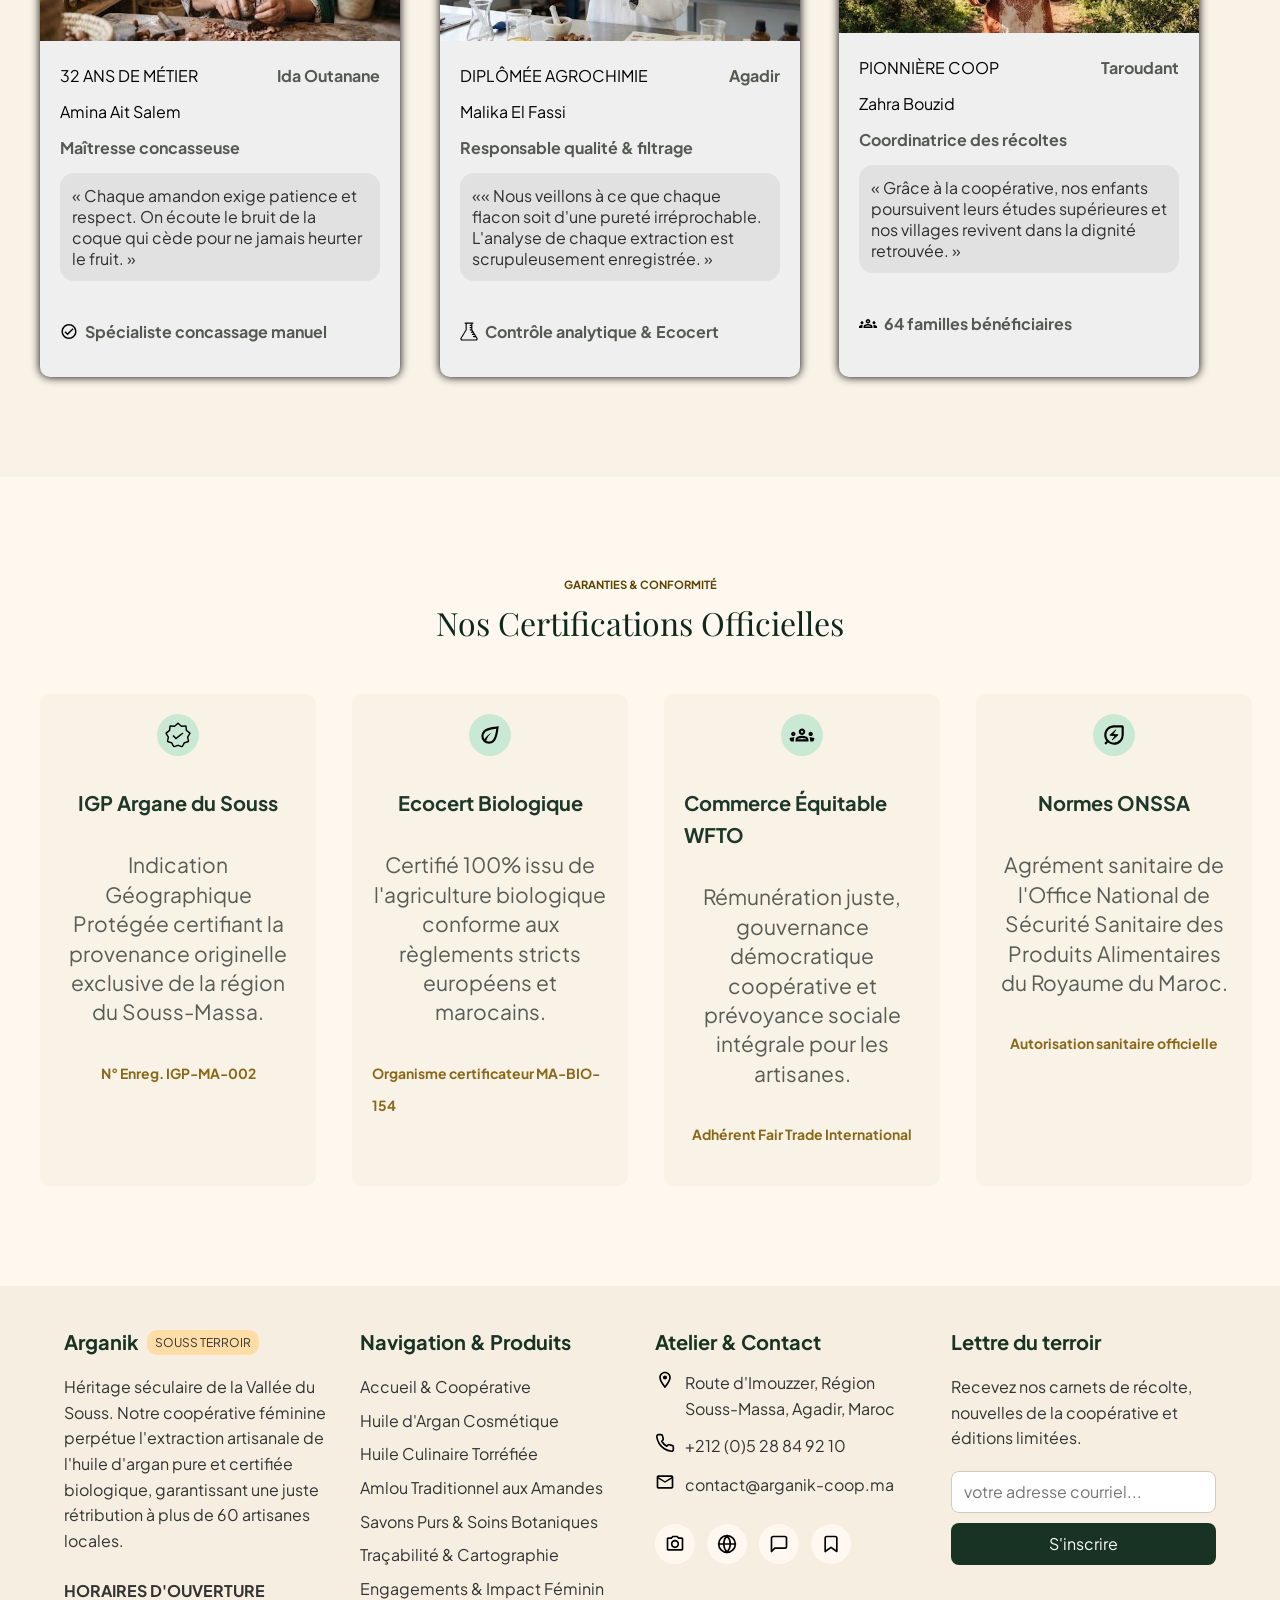
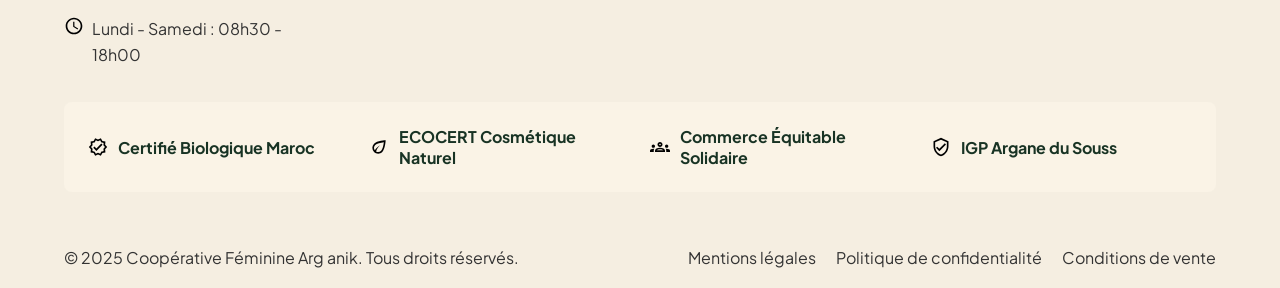
<file: pages/tracabilite.html>
<!DOCTYPE html>
<html lang="en">

<head>
    <meta charset="UTF-8">
    <meta name="viewport" content="width=device-width, initial-scale=1.0">
    <title>ARGANIK</title>
    <link rel="stylesheet" href="../styles/style.css">
    <link rel="stylesheet" href="../styles/tracabilite.css">
    <link rel="preconnect" href="https://fonts.googleapis.com">
    <link rel="preconnect" href="https://fonts.gstatic.com" crossorigin>
    <link
        href="https://fonts.googleapis.com/css2?family=Playfair+Display:ital,wght@0,400..900;1,400..900&family=Plus+Jakarta+Sans:ital,wght@0,200..800;1,200..800&display=swap"
        rel="stylesheet">

</head>

<body>
    <header>
        <p class="pub">Livraison offerte au Maroc dès 300 MAD • Coopérative 100% solidaire et biologique certifiée
        </p>
        <nav class="Navigation principale">

            <div class="logo"><a href="index.html"><img src="../imgs/logo/arganik-logo.svg" alt="arganik-logo"></a>
            </div>
            <img class="btn-menu" src="../icones/burgerMenu.png" alt="menu"></button>
            <ul class="menuPhone">
                <li><a href="../index.html">Accueil</a></li>
                <li><a href="./nos-produit.html">Nos produits</a></li>
                <li><a href="./tracabilite.html" class="lien-actif">Tracabilite</a></li>
                <li><a href="./contact.html">Contact</a></li>
            </ul> 
            <ul class="menu">
                <li><a href="../index.html">Accueil</a></li>
                <li><a href="./nos-produit.html">Nos produits</a></li>
                <li><a href="./tracabilite.html" class="lien-actif">Tracabilite</a></li>
                <li><a href="./contact.html">Contact</a></li>
            </ul>
            <div class="nav-actions">
                <img class="painer" src="../icones/ajout-panier.svg" alt="panier">
                <img src="../imgs/divers/avatar-utilisateur.jpg" alt="avatar-utilisateur" class="profile"></span>
            </div>
        </nav>
    </header>
    <div class="tracabilite-hero">
        <section class="tracabilite-section-hero">
            <div class="sous-hero-section-hero">
                <img src="../icones/bouclier.svg" alt="bouclier">
                <p>HONNÊTETÉ BOTANIQUE & RIGUEUR</p>
            </div>
            <div class="sous-hero-section-midium">
                <h1 class="titre-hero">Traçabilité : Du Fruit au Flacon</h1>
            </div>
            <div class="sous-hero-section-foot">
                <p>
                    Une transparence totale de l'arbre jusqu'à votre peau. Chaque goutte d'huile
                    Arganik porte l'histoire d'un terroir préservé et le savoir-faire méticuleux de nos
                    coopératrices.
                </p>
            </div>
            <div class="tracabilite-section-foot">
                <div class="sous-section-foot-hero">
                    <div class="sous-section-foot-hero-img">
                        <img src="../icones/search.svg" alt="recherche">
                    </div>
                    <div class="textes-foot-hero">
                        <p class="para1">Vérifier l'authenticité d'un lot</p>
                        <p class="para2">Accédez au carnet de récolte certifié de votre flacon</p>
                    </div>
                </div>
                <div class="sous-section-foot-medium">
                    <div class="sous-section-foot-medium-input">
                        <img src="../icones/qr-code-scan.svg" alt="code Qr">
                        <input type="text" placeholder="ARG-2024-88" readonly>
                    </div>
                    <div class="sous-section-foot-medium-button">
                        <button>Consulter le passeport </button>
                        <img src="../icones/fleche-droite.svg" alt="">
                    </div>
                </div>
                <div class="sous-section-foot-bas">
                    <div class="sous-section-foot-bas-hero">
                        <p class="titre-foot-section1">LOT ARG-2024-88 — CERTIFIÉ CONFORME</p>
                        <p class="titre-foot-section2">Extraction manuelle contrôlée</p>
                    </div>
                    <div class="sous-section-foot-bas-foot">
                        <div class="sous-section-foot-bas-foot-card card-foot">
                            <div class="small-hero">
                                <img src="../icones/explorer.svg" alt="explorer">
                                <p>Terroir & Parcelle</p>
                            </div>
                            <p class="titre">Vallée d'Ida Outanane</p>
                            <p>Arganiers sauvages, 720m d'altitude</p>
                        </div>
                        <div class="sous-section-foot-bas-foot-card">
                            <div class="small-hero">
                                <img src="../icones/calendrier.svg" alt="explorer">
                                <p>Date de Récolte & Presse</p>
                            </div>
                            <p class="titre">Septembre 2024</p>
                            <p>Pressée à froid le 24/09/2024 à 28°C</p>
                        </div>
                        <div class="sous-section-foot-bas-foot-card">
                            <div class="small-hero">
                                <img src="../icones/analyse.svg" alt="explorer">
                                <p>Analyses de Pureté</p>
                            </div>
                            <p class="titre">Acidité &lt; 0.28%</p>
                            <p>Vitamine E : 640 mg/kg (Ecocert n°24-098)</p>
                        </div>
                    </div>
                </div>
            </div>
        </section>
    </div>
    <div class="tracabilite-about">
        <section class="section-tracabilite-about">
            <div class="section-about-hero">
                <p>LE RITUEL DE FABRICATION</p>
                <h2 class="titre-hero">6 Étapes, Zéro Compromis</h2>
                <p>De la cime des arbres protégés de l'UNESCO jusqu'au scellement du bouchon en verre ambré, chaque
                    geste répond aux normes d'excellence les plus strictes.
                </p>
            </div>
            <div class="section-about-medium">
                <!-- premier article -->
                <div class="section-about-medium-element">
                    <div class="section-about-medium-content">
                        <div class="sous-section-about-hero">
                            <p>ÉTAPE 01</p>
                            <p class="icon-left">RAMASSAGE SOLAIRE</p>
                        </div>
                        <div class="sous-section-about-med">
                            <p>Récolte des fruits d'arganier sauvages</p>
                        </div>
                        <div class="sous-section-about-text">
                            <p>
                                Ramassage respectueux exclusivement au sol une fois que les fruits ont mûri et chuté
                                naturellement. Le gaulage est formellement banni pour préserver les rameaux nourriciers
                                et
                                l'intégrité biologique de la canopée de
                                l'arganier.
                            </p>
                        </div>
                        <div class="sous-section-about-foot">
                            <img src="../icones/foret.svg" alt="arbre icone">
                            <p>Forêt protégée du Souss-Massa</p>
                        </div>
                    </div>
                    <div class="section-about-medium-image">
                        <span class="span">01</span>
                        <img src="../imgs/tracabilite/etape-01-recolte.jpg" alt="image d'argane">
                    </div>
                </div>
                <!-- deuxieme article -->
                <div class="section-about-medium-element article-about2">
                    <div class="section-about-medium-content sous-article2-right">
                        <div class="sous-section-about-hero section2-hero">
                            <p>ÉTAPE 02</p>
                            <p class="icon-left">SÉCHAGE NATUREL</p>
                        </div>
                        <div class="sous-section-about-med">
                            <p>Séchage au soleil sur les terrasses</p>
                        </div>
                        <div class="sous-section-about-text article2-text-right">
                            <p>
                                Les fruits fraîchement recueillis sont étalés sur les toits plats de nos ateliers
                                coopératifs. Durant plusieurs semaines d'exposition au doux soleil marocain, la pulpe se
                                dessèche naturellement sans recours à aucun séchoir artificiel ou combustible fossile.
                            </p>
                        </div>
                        <div class="sous-section-about-foot">
                            <img src="../icones/sun.svg" alt="arbre icone">
                            <p>21 jours sous brise atlantique</p>
                        </div>
                    </div>
                    <div class="section-about-medium-image article2-image">
                        <span>02</span>
                        <img src="../imgs/tracabilite/etape-02-sechage.jpg" alt="image d'argane">
                    </div>
                </div>
                <!-- troixieme article -->
                <div class="section-about-medium-element">
                    <div class="section-about-medium-content">
                        <div class="sous-section-about-hero section3-hero">
                            <p>ÉTAPE 03</p>
                            <p class="icon-left">SAVOIR-FAIRE ANCIEN</p>
                        </div>
                        <div class="sous-section-about-med">
                            <p>Dépulpage et concassage manuel</p>
                        </div>
                        <div class="sous-section-about-text">
                            <p>
                                Le coeur du geste ancestral : la coque, seize fois plus dure que celle d'une noisette,
                                est brisée d'un coup sec et précis entre deux galets de granit polis. L'amandon blanc
                                pur est libéré intact, sans jamais être écrasé.
                            </p>
                        </div>
                        <div class="sous-section-about-foot">
                            <img src="../icones/hand-svgrepo-com.svg" alt="arbre icone">
                            <p>Geste transmis de mère en fille</p>
                        </div>
                    </div>
                    <div class="section-about-medium-image article3-image">
                        <span class="span">03</span>
                        <img src="../imgs/tracabilite/etape-03-concassage.jpg" alt="image d'argane">
                    </div>
                </div>
                <!-- quatrieme section -->
                <div class="section-about-medium-element article-about2">
                    <div class="section-about-medium-content sous-article2-right">
                        <div class="sous-section-about-hero section2-hero section4-hero">
                            <p>ÉTAPE 04</p>
                            <p class="icon-left">CULINAIRE SEULEMENT</p>
                        </div>
                        <div class="sous-section-about-med">
                            <p>Torréfaction artisanale au feu doux</p>
                        </div>
                        <div class="sous-section-about-text article2-text-right">
                            <p>
                                Réservée exclusivement à notre gamme alimentaire et notre Amlou du terroir. Les amandons
                                sont lentement dorés dans un plat en terre cuite à feu très doux pour déployer des
                                arômes irrésistibles de noisette grillée et de pain chaud. L huile cosmétique, elle, ne
                                subit aucune cuisson pour conserver 100% de sa vitamine E.
                            </p>
                        </div>
                        <div class="sous-section-about-foot">
                            <img src="../icones/feu.svg" alt="arbre icone">
                            <p>Arômes gourmands délicats</p>
                        </div>
                    </div>
                    <div class="section-about-medium-image article2-image article4-image">
                        <span>04</span>
                        <img src="../imgs/tracabilite/etape-04-torrefaction.jpg" alt="image d'argane">
                    </div>
                </div>
                <!-- cinquieme article -->
                <div class="section-about-medium-element">
                    <div class="section-about-medium-content">
                        <div class="sous-section-about-hero section5-hero">
                            <p>ÉTAPE 05</p>
                            <p class="icon-left">SAVOIR-FAIRE ANCIEN</p>
                        </div>
                        <div class="sous-section-about-med">
                            <p>Pressage à froid mécanique &lt; 40°C</p>
                        </div>
                        <div class="sous-section-about-text">
                            <p>
                                Extraction mécanique continue sans aucun solvant chimique ni adjonction d'eau. La
                                température est surveillée minute par minute pour ne jamais dépasser 38°C, garantissant
                                un taux intact d'acides gras essentiels (Oméga 6 & 9) et de stérols protecteurs.
                            </p>
                        </div>
                        <div class="sous-section-about-foot">
                            <img src="../icones/feu.svg" alt="arbre icone">
                            <p>Certification Ecocert Biologique</p>
                        </div>
                    </div>
                    <div class="section-about-medium-image article5-image">
                        <span class="span">05</span>
                        <img src="../imgs/tracabilite/etape-05-pressage.jpg" alt="image d'argane">
                    </div>
                </div>
                <!-- sixieme section -->
                <div class="section-about-medium-element article-about2">
                    <div class="section-about-medium-content sous-article2-right">
                        <div class="sous-section-about-hero section2-hero section6-hero">
                            <p>ÉTAPE 06</p>
                            <p class="icon-left">CLARTÉ & PROTECTION</p>
                        </div>
                        <div class="sous-section-about-med">
                            <p>Décantation naturelle & Verre ambré</p>
                        </div>
                        <div class="sous-section-about-text article2-text-right">
                            <p>
                                L huile repose pendant 15 jours en cuves inox pour laisser se déposer les
                                micro-sédiments. Après un double passage sur filtre en papier vierge non blanchi, le
                                précieux nectar est scellé dans nos flacons de verre ambré opaque qui repoussent 99% des
                                rayons ultraviolets.
                            </p>
                        </div>
                        <div class="sous-section-about-foot">
                            <img src="../icones/inventaire.svg" alt="inventaire">
                            <p>Flacons recyclables anti-oxydation</p>
                        </div>
                    </div>
                    <div class="section-about-medium-image article2-image article6-image">
                        <span>06</span>
                        <img src="../imgs/tracabilite/etape-06-mise-en-bouteille.jpg" alt="image d'argane">
                    </div>
                </div>
            </div>
        </section>
    </div>
    <div class="tracabilite-cards">
        <section class="section-tracabilite-cards">
            <div class="section-tracabilite-cards-hero">
                <div class="textes-left">
                    <p>ÂME & VISAGES DU COLLECTIF</p>
                    <p class="titre-hero">Rencontrez nos coopératrices</p>
                </div>
                <div class="textes-right">
                    <p>
                        Chaque flacon est le résultat d'un engagement humain solidaire. Les femmes de notre coopérative
                        sont associées à 100% aux bénéfices de leur travail.
                    </p>
                </div>
            </div>

            <div class="section-tracabilite-cards-foot">
                <!-- article 1 -->
                <article class="article-card">
                    <div class="article-card-image">
                        <img src="../imgs/cooperatrices/amina-ait-salem.jpg" alt="amina">
                    </div>
                    <div class="card-centent">
                        <div class="card-centent-hero">
                            <p>32 ANS DE MÉTIER</p>
                            <p class="card-text-color">Ida Outanane</p>
                        </div>
                        <p>Amina Ait Salem</p>
                        <p class="card-text-color">Maîtresse concasseuse</p>
                        <p class="card-content-text">
                            « Chaque amandon exige patience et respect. On écoute le bruit de la coque qui cède pour ne
                            jamais heurter le fruit. »
                        </p>
                        <div class="card-centent-foot">
                            <img src="../icones/coche-cercle.svg" alt="coche-cercle">
                            <p class="card-text-color">Spécialiste concassage manuel</p>
                        </div>
                    </div>
                </article>
                <!-- article 2 -->
                <article class="article-card">
                    <div class="article-card-image">
                        <img src="../imgs/cooperatrices/malika-el-fassi.jpg" alt="amina">
                    </div>
                    <div class="card-centent">
                        <div class="card-centent-hero">
                            <p>DIPLÔMÉE AGROCHIMIE</p>
                            <p class="card-text-color">Agadir</p>
                        </div>
                        <p>Malika El Fassi</p>
                        <p class="card-text-color">Responsable qualité & filtrage</p>
                        <p class="card-content-text">
                            «« Nous veillons à ce que chaque flacon soit d'une pureté irréprochable. L'analyse de chaque
                            extraction est scrupuleusement enregistrée. »
                        </p>
                        <div class="card-centent-foot">
                            <img src="../icones/flask.svg" alt="coche-cercle">
                            <p class="card-text-color">Contrôle analytique & Ecocert</p>
                        </div>
                    </div>
                </article>
                <!-- article 3 -->
                <article class="article-card">
                    <div class="article-card-image">
                        <img src="../imgs/cooperatrices/zahra-bouzid.jpg" alt="amina">
                    </div>
                    <div class="card-centent">
                        <div class="card-centent-hero">
                            <p>PIONNIÈRE COOP</p>
                            <p class="card-text-color">Taroudant</p>
                        </div>
                        <p>Zahra Bouzid</p>
                        <p class="card-text-color">Coordinatrice des récoltes</p>
                        <p class="card-content-text">
                            « Grâce à la coopérative, nos enfants poursuivent leurs études supérieures et nos villages
                            revivent dans la dignité retrouvée. »
                        </p>
                        <div class="card-centent-foot">
                            <img src="../icones/groupe.svg" alt="coche-cercle">
                            <p class="card-text-color">64 familles bénéficiaires</p>
                        </div>
                    </div>
                </article>
            </div>
        </section>
    </div>
    <div class="tracabilite-bas">
        <section class="section-tracabilite-bas">
            <div class="section-tracabilite-bas-heros">
                <p>GARANTIES & CONFORMITÉ</p>
                <p class="titre-hero">Nos Certifications Officielles</p>
            </div>
            <div class="section-tracabilite-bas-foot">
                <!-- article 1 -->
                <article class="article-bas-foot">
                    <img src="../icones/certified-svgrepo-com.svg" alt="certifier">
                    <p class="card-bas-foot-hero">
                        IGP Argane du Souss
                    </p>
                    <p class="card-bas-foot-about">
                        Indication Géographique Protégée certifiant la provenance originelle exclusive de la région du
                        Souss-Massa.
                    </p>
                    <p class="card-bas-foot-foot">
                        N° Enreg. IGP-MA-002
                    </p>
                </article>
                <!-- article 2 -->
                <article class="article-bas-foot">
                    <img src="../icones/feuille-eco.svg" alt="feuille ico">
                    <p class="card-bas-foot-hero">
                        Ecocert Biologique
                    </p>
                    <p class="card-bas-foot-about">
                        Certifié 100% issu de l'agriculture biologique conforme aux règlements stricts européens et
                        marocains.
                    </p>
                    <p class="card-bas-foot-foot">
                        Organisme certificateur MA-BIO-154
                    </p>
                </article>
                <!-- article 3 -->
                <article class="article-bas-foot">
                    <img src="../icones/groupe.svg" alt="groupe">
                    <p class="card-bas-foot-hero">
                        Commerce Équitable WFTO
                    </p>
                    <p class="card-bas-foot-about">
                        Rémunération juste, gouvernance démocratique coopérative et prévoyance sociale intégrale pour
                        les artisanes.
                    </p>
                    <p class="card-bas-foot-foot">
                        Adhérent Fair Trade International
                    </p>
                </article>
                <!-- article 4 -->
                <article class="article-bas-foot">
                    <img src="../icones/feuille-energie.svg" alt="feuille energie">
                    <p class="card-bas-foot-hero">
                        Normes ONSSA
                    </p>
                    <p class="card-bas-foot-about">
                        Agrément sanitaire de l'Office National de Sécurité Sanitaire des Produits Alimentaires du
                        Royaume du Maroc.
                    </p>
                    <p class="card-bas-foot-foot">
                        Autorisation sanitaire officielle
                    </p>
                </article>
            </div>
        </section>
    </div>














    <footer class="footer">
        <div class="parent">
            <div class="content-hero-footer">
                <div class="article-foot">
                    <div class="semi-hero-foot hero1 titre-article-foot">
                        <h3>Arganik</h3>
                        <span>SOUSS TERROIR</span>
                    </div>
                    <p>
                        Héritage séculaire de la Vallée du Souss. Notre coopérative féminine perpétue l'extraction
                        artisanale de l'huile d'argan pure et certifiée biologique, garantissant une juste rétribution à
                        plus de 60 artisanes locales.
                    </p>
                    <div class="article-pied">
                        <h4>HORAIRES D'OUVERTURE</h4>
                        <div class="footer-horaire">
                            <img src="../icones/horloge.svg" alt="horloge" class="icon">
                            <p>Lundi - Samedi : 08h30 - 18h00</p>
                        </div>
                    </div>
                </div>
                <div class="article-foot">
                    <div class="titre-article-foot">
                        <h3>Navigation & Produits</h3>
                    </div>
                    <ul>
                        <li>Accueil & Coopérative</li>
                        <li>Huile d'Argan Cosmétique</li>
                        <li>Huile Culinaire Torréfiée</li>
                        <li>Amlou Traditionnel aux Amandes</li>
                        <li>Savons Purs & Soins Botaniques</li>
                        <li>Traçabilité & Cartographie</li>
                        <li>Engagements & Impact Féminin</li>
                    </ul>
                </div>
                <div class="article-foot atelier-foot">
                    <div class="titre-article-foot">
                        <h3>Atelier & Contact</h3>
                    </div>
                    <div>
                        <span><img src="../icones/localisation.svg" alt="localisation" class="icon"></span>
                        <p>Route d'Imouzzer, Région Souss-Massa, Agadir, Maroc</p>
                    </div>
                    <div>
                        <span><img src="../icones/phone.svg" alt="telephone" class="icon"></span>
                        <p>+212 (0)5 28 84 92 10</p>
                    </div>
                    <div>
                        <span><img src="../icones/email.svg" alt="email" class="icon"></span>
                        <p>contact@arganik-coop.ma</p>
                    </div>
                    <ul class="article-pied icon-pied">
                        <li><img src="../icones/appareil-photo.svg" alt="appareil-photo"></li>
                        <li><img src="../icones/globe.svg" alt="monde"></li>
                        <li><img src="../icones/message-square.svg" alt="comment"></li>
                        <li><img src="../icones/save.svg" alt="enregistre"></li>
                    </ul>
                </div>
                <div class="article-foot">
                    <div class="titre-article-foot">
                        <h3>Lettre du terroir</h3>
                    </div>
                    <p>
                        Recevez nos carnets de récolte, nouvelles de la coopérative et éditions limitées.
                    </p>
                    <form class="form-footer article-pied">
                        <input type="text" name="text" id="text" placeholder="votre adresse courriel...">
                        <button>S'inscrire</button>
                    </form>
                </div>
            </div>
            <div class="content-medium">
                <div class="content-medium-content">
                    <img src="../icones/certifie.svg" alt="bouclier" class="icon">
                    <p>Certifié Biologique Maroc</p>
                </div>
                <div class="content-medium-content">
                    <img src="../icones/feuille-eco.svg" alt="feuille" class="icon">
                    <p>ECOCERT Cosmétique Naturel</p>
                </div>
                <div class="content-medium-content">
                    <img src="../icones/groupe.svg" alt="groupe" class="icon">
                    <p>Commerce Équitable Solidaire</p>
                </div>
                <div class="content-medium-content">
                    <img src="../icones/bouclier.svg" alt="certifier" class="icon">
                    <p>IGP Argane du Souss</p>
                </div>
            </div>
            <div class="content-pied">
                <div class="content-pied-haut">
                    © 2025 Coopérative Féminine Arg anik. Tous droits réservés.
                </div>
                <div class="content-pied-bas">
                    <p>Mentions légales</p>
                    <p>Politique de confidentialité</p>
                    <p>Conditions de vente</p>
                </div>
            </div>
        </div>
    </footer>
</body>
<script src="../produit.js"></script>

</html>
</file>
<file: styles/acceuil.css>
body {
  padding: 0;
  margin: 0;

    /* padding: 20px; */

    background-color: #FFF8EF;
}

.hero {
    position: relative;
    padding-top: 50px;
    ;
    padding-left: 60px;
    background-image: linear-gradient(90deg,
            rgba(20, 48, 34, 0.96) 0%,
            rgba(47, 74, 58, 0.85) 35%,
            rgba(25, 40, 30, 0.50) 70%,
            rgba(0, 0, 0, 0.65) 100%), url("../imgs/hero/accueil-hero-cooperatrices.jpg");

    background-repeat: no-repeat;
    background-size: cover;
    background-position: center;
    background-attachment: scroll;
    height: 500px;



}

.desc {
    margin-top: 40px;
    line-height: 10px;
    margin-bottom: 30px;

    p {
        color: #7B7E6E;
        font-family: "Plus Jakarta Sans", sans-serif;

        font-weight: 400;
        font-size: medium;
    }
}

.hbdg {
    padding-left: 10px;
    border-radius: 20px;
    align-items: center;
    margin-bottom: 30px;

    display: flex;
    background-color: rgba(218, 214, 205, 0.5);

    width: 350px;
    height: 22px;
    gap: 10px;
    color: #c8962e;
    font-family: "Plus Jakarta Sans", sans-serif;

    font-weight: 700;
    font-size: small;

    img {
        color: #c8962e;
        width: 15px;
    }
}

h1 {
    margin-top: 0px;
    margin-bottom: 0Px;
    font-family: "Playfair Display", serif;
    font-size: 50Px;
    font-weight: 700;
    color: aliceblue;
    font-style: normal;

    span {
        color: #c8962e;
    }

}

.but {
    display: flex;
    gap: 15px;

    button {
        display: flex;
        justify-content: center;
        align-items: center;
        gap: 5px;
        height: 47px;
        width: 200px;
        border: none;
        border-radius: 10px;

    }

    .btwo {
        background-color: #444B40;
        opacity: 0.8;
        color: rgb(220, 235, 249);
        font-family: "Plus Jakarta Sans", sans-serif;
    }

    .bone {
        background-color: #2F493A;
        opacity: 0.8;
        color: rgb(137, 138, 140);
        font-family: "Plus Jakarta Sans", sans-serif;
    }

}

.padge {
    display: flex;
    gap: 20Px;
    margin-top: 32Px;

    p {
        font-family: "Plus Jakarta Sans", sans-serif;
        font-size: small;
        font-weight: 500;
        color: aliceblue;
        display: flex;
        justify-content: center;
        align-items: center;
        gap: 7px;

        img {
            width: 20px;

        }
    }
}

.herocards {
    position: relative;
    bottom: 40px;
    margin-left: 60px;
    display: flex;
    gap: 30px;
    flex-wrap: wrap;
}

.hcard {
    img {
        background-color: #F9F2E6;
        padding: 6px;
        border-radius: 7Px;
        margin: 33Px 0PX 0PX 20px;

    }

    h3 {
        font-family: "Playfair Display", serif;
        font-weight: 700;
        font-size: larger;
        margin: 33Px 0PX 0PX 30px;
    }

    h4 {
        margin: 5Px 0PX 0PX 20px;
        font-family: "Plus Jakarta Sans", serif;
        font-size: medium;
    }

    p {
        font-family: "Plus Jakarta Sans", serif;
        font-size: small;
        color: #7B7E6E;
        margin: 5Px 0PX 0PX 20px;
    }

    background-color: rgb(255, 255, 255);
    width: 250px;
    height: 240px;
    border: none;
    border-radius: 20px;

}

.produits {
    margin: 70Px 0px 0px 60px;

    h3 {
        color: #c8962e;
        font-family: "Plus Jakarta Sans", serif;
        font-weight: 800;

        font-size: small;
        display: flex;
        align-items: center;

        img {
            width: 14px;
            margin-right: 4px;
        }

    }

    h1 {
        font-family: "Playfair Display", serif;
        font-size: 50Px;
        font-weight: 700;
        color: black;
    }

    p {
        font-family: "Plus Jakarta Sans", serif;
        color: #7B7E6E;
        width: 500px;
    }

    button {
        background-color: #F4EDE1;
        height: 40px;
        width: 150px;
        font-family: "Plus Jakarta Sans", serif;
        border: none;
        border-radius: 10px;
        margin-bottom: 5Px;
        font-weight: 700;

    }

    .xx {
        display: flex;
        gap: 500Px;
    }
}




.prdcard {
    padding-bottom: 0;
    background-color: white;
    width: 250px;
    border-radius: 10px;
    display: flex;
    flex-direction: column;


    .top {

        position: relative;
        background-color: #E7E7E7;
        width: 250px;
        height: 250px;
        display: flex;
        align-items: center;
        justify-content: center;
        border-radius: 10px 10PX 0Px 0px;

        .imgT {

            object-fit: cover;
            width: 200px;
            height: 200px;
            border: none;
            border-radius: 10px;
        }

    }

    .buttum {
        background-color: white;

        width: 250PX;

        p {
            margin-left: 7Px;
            display: flex;
            gap: 3px;
            font-weight: 700;
            font-size: 13px;
            max-width: 230px;

            span {
                font-weight: 700;
                color: black;
            }


        }

        .img {
            width: 15px;
        }

        h3 {
            font-family: "Playfair Display", serif;
            font-size: 16Px;
            font-weight: 700;
            margin-left: 4PX;
            color: black;
            margin-left: 30px;
        }

        article {
            margin-left: 15px;
            font-family: "Plus Jakarta Sans", serif;
            font-size: 14px;
            font-weight: 500;
            max-width: 230Px;
            color: #7B7E6E;
        }

    }

    .panier {
        margin-top: 40px;
        background-color: white;
        display: flex;
        width: 250px;
        border-radius: 0 0 10px 10px;

        p {
            display: flex;
            flex-direction: column;
            font-size: 13px;
            font-weight: 700;
            margin-left: 15px;

            span {
                color: black;
                font-weight: 800;
            }
        }

        button {
            background-color: #c8962e;
            padding: 5px 0px 0px 0px;
            margin: 15Px 18Px 10Px 10Px;
            opacity: 0.9;
        }
    }

    .badge {
        display: flex;
        gap: 40px;
        padding: 0;
        width: 220px;
        position: absolute;
        z-index: 1;
        top: -2px;

        img {
            margin-top: 15Px;
            width: 20px;
            height: 20px;
            background-color: hsl(71, 7%, 46%);
            padding: 5PX;
            border-radius: 20Px;
        }

        p {
            display: flex;
            flex-direction: column;
            gap: 5px;


            width: 150px;

            span {
                background-color: black;
                width: 120px;
                height: 20px;

                display: flex;
                justify-content: center;
                border-radius: 10PX;
                font-family: "Plus Jakarta Sans", serif;
                font-size: small;
                font-weight: 800;
                color: white;

            }

            .grayfionse {
                background-color: #383736;
                color: white;
            }

            .gray {
                background-color: #5A5A5A;
                color: black;
            }
        }
    }

}

.produitcards {
    display: flex;
    gap: 20px;
    flex-wrap: wrap;
    margin-top: 20px;
}

.impact {
    background-color: #F9F2E6;
    margin-top: 100px;
    width: 100%;
    height: 650px;
    display: grid;
    grid-template-columns: 1.5fr 1fr;

    .rightside {
        margin-top: 40px;

        span {
            width: 220px;
            font-size: x-small;
            font-weight: 800;
            font-family: "Plus Jakarta Sans", serif;
            background-color: #E0D9CF;
            color: #183324;
            padding: 1px 0px 1px 0px;
            border-radius: 40px;
            display: flex;
            align-items: center;
            justify-content: center;

            img {
                margin-right: 6px;
            }
        }

        h1 {
            margin-right: 80px;
            margin-top: 32px;
            font-family: "Playfair Display", serif;
            font-size: 30Px;
            font-weight: 700;
            color: black;
            font-style: normal;
        }

        p {
            color: #7B7E6E;
            font-family: "Plus Jakarta Sans", sans-serif;
            margin-right: 70px;
            font-weight: 500;
            font-size: 15px;
            margin-top: 20px;

        }

        li {
            list-style: none;
            display: flex;
            align-items: center;
            font-family: "Plus Jakarta Sans", sans-serif;
            font-size: small;
            font-weight: 700;
            margin-right: 50px;
            margin-bottom: 20px;

            img {
                width: 18px;
                margin-right: 6px;
            }

        }

        button {
            margin-top: 40Px;
            background-color: #F9F2E6;
            border: none;
            display: flex;
            align-items: center;
            align-items: center;
            font-family: "Plus Jakarta Sans", sans-serif;
            font-size: small;
            font-weight: 700;

            img {
                margin-left: 5px;
                width: 18px;

            }
        }
    }


    .leftside {
        position: relative;
      

        .care {
            background-color: #ECE2CF;
            height: 110px;
            width: 110px;
            border-radius: 20px;
            left: 75px;
            top: 135px;
            position: absolute;
            z-index: 1;

        }

        >img {
            position: absolute;
            z-index: 2;
            border-radius: 10px;
            height: 400px;
            width: 600px;
            object-fit: cover;
            left: 90px;
            bottom: 100PX;
        }

        .msg {
            position: absolute;
            z-index: 2;
            height: 130px;
            left: 100px;
            top: 400px;
            background-color: #f3f1ec;
            width: 350px;
            border-radius: 10px;

            img {
                width: 27px;
                height: 27px;
            }

            li {
                margin-left: 30px;
                display: flex;
                align-items: center;

                img {
                    margin-right: 5px;
                    background-color: #7B7E6E;
                    border-radius: 30px;
                    padding: 5px;
                }

                span {
                    font-family: "Plus Jakarta Sans", sans-serif;
                    font-size: small;
                    font-weight: 700;
                }

                p {
                    margin-left: 15px;
                    font-family: "Plus Jakarta Sans", sans-serif;
                    font-size: medium;
                    font-weight: 700;
                }


            }

            article {
                font-family: "Plus Jakarta Sans", sans-serif;
                font-size: small;
                font-weight: 500;
                width: 80%;
                margin-left: 30px;
                color: #383736;
            }
        }
    }
}

.transparance {
    margin-top: 80Px;

    h5 {
        letter-spacing: 2px;
        color: #7E5904;
        font-size: 13px;
    }

    h1 {
        color: black;
        font-weight: 600;
        font-size: xx-large;
        width: 480px;
        margin-bottom: 20px;
    }

    span {
        font-family: "Plus Jakarta Sans", sans-serif;
        font-size: small;
        font-weight: 500;


        color: #383736;
    }

    .trcards {
        margin-left: 45px;
        margin-top: 60px;
        display: flex;
        gap: 25px;
        flex-wrap: wrap;

        .t-card {

            background-color: white;
            height: 339px;
            width: 350Px;
            border-radius: 10px;
            /* box-shadow: 0px 0px 0px 3px rgb(161, 156, 156); */

            >ul {

                padding: 20px 0px 0px 0px;
                display: flex;
                align-items: center;

                >span {
                    margin-left: 30Px;
                    font-family: "Playfair Display", serif;
                    font-size: 36Px;
                    font-weight: 700;
                    color: #D7CCB3;
                }

                >img {
                    margin-left: 220px;
                    background-color: #EFF8F2;
                    padding: 10px;
                    border-radius: 30px;
                }

                .img2 {
                    background-color: #FFF0EB;
                }

            }

            >h5 {
                font-family: "Playfair Display", serif;
                font-size: 20Px;
                font-weight: 600;
                letter-spacing: 0px;
                color: black;
                margin-top: 25px;
                margin-left: 30Px;
                margin-bottom: 10px;
                height: 43px;
            }

            >p {
                font-family: "Plus Jakarta Sans", sans-serif;
                font-size: 14px;
                font-weight: 500;
                color: #383736;
                margin-left: 25px;
                margin-right: 20px;
                height: 100Px;
            }

            hr {

                width: 90%;
                color: #232222;
            }

            >ol {
                display: flex;
                align-items: center;

                >img {
                    width: 17px;
                    margin-right: 5Px;
                }

                >span {
                    font-family: "Plus Jakarta Sans", sans-serif;
                    font-size: 13px;
                    font-weight: 600;
                    color: #383736;
                }

            }

            .gold {
                color: #7E5904;
            }

            .maron {
                color: #5F260D;
            }

        }
    }
}

.qrcode {
    margin-top: 40Px;
    margin-left: 40Px;
    margin-right: 70Px;
    padding-right: 20px;
    background-color: #F4EDE1;
    padding-left: 20px;
    border-radius: 10px;

    display: flex;
    align-items: center;

    .qrb {
        background-color: #183324;
        border: none;
        width: 40Px;
        height: 40px;
        border-radius: 25px;
        margin-left: 20px;
        padding: auto;
    }

    i {

        color: white;
        font-size: 30px;

        border-radius: 90px;
    }

    ul {
        line-height: 15px;
        margin-top: 30px;

        span {
            color: #183324;
            font-family: "Plus Jakarta Sans", sans-serif;
            font-size: 15px;
            font-weight: 600;

        }

        p {
            font-family: "Plus Jakarta Sans", sans-serif;
            font-size: 13px;
            font-weight: 500;
            color: #6b6865;
        }
    }

    .btnicn { 
        background-color: white;
        border: none;
        margin-left: 95px;
        height: 40px;
        font-family: "Plus Jakarta Sans", sans-serif;
        font-size: 12px;
        font-weight: 700;
        color: #070707;
        display: flex;
        align-items: center;
        border-radius: 10px;

        >img {
            width: 12px;
            margin-left: 5Px;
        }


    }
} 

.avis {
    background-color: #F7F0E7;
    margin-top: 60Px;
    padding-top: 40px;
    padding-bottom: 60Px;

    h5 {

        letter-spacing: 1px;
        color: #7E5904;
        font-size: 13px;
    }

    h1 {
        color: black;
        font-weight: 600;
        font-size: xx-large;
        width: 480px;
        margin-bottom: 20px;
    }

    span {
        font-family: "Plus Jakarta Sans", sans-serif;
        font-size: small;
        font-weight: 500;
    


        color: #383736;
    }

    .aviscards {

        margin: 50Px 50px 0PX 50px ;
      display: flex;
      gap: 20px;
     
        .a-card {
            padding-top: 10px;
            background-color: white;
            height: 300px;
            width: 350Px;
            border-radius: 10px;

            ul {

                img {
                    width: 20PX;
                }
            }

            p {
                width: 80%;
                margin-left: 30px;
                height: 140Px;
                font-family: "Plus Jakarta Sans", sans-serif;
                font-size: 14px;
                font-weight: 500;
                color: #383736;
            }

            hr {
                width: 90%;
            }
 
            ol {
                margin-top: 20px;
                padding-left: 20Px;
                display: flex;
                align-items: center;

            }

            .profile {
                padding: 15px;
                background-color: #FFDDA7;
                border: none;
                border-radius: 70px;
                font-size: medium;
                font-weight: 700;
            }
                    .pnk{
         background-color: #FFDBCD;
         
        }
        .bl{
            background-color: #CAE9D4;
        }

            .name {
                font-family: "Plus Jakarta Sans", sans-serif;
                font-size: 16px;
                font-weight: 600;
                color: #0e0e0e;
                margin-left: 30px;
            }

            .local {
                font-family: "Plus Jakarta Sans", sans-serif;
                font-size: 13px;
                font-weight: 600;
                color: #383736;
                margin-left: 30px;
            }

        }
    }

}




@media screen and (min-width: 768px) and (max-width: 1024px) {
   body{
    max-width:760px;
   }
   .herocards{
    margin-left: 100Px;
   }
   .produits{
    h3{
        margin-left: 200px;
    }
    h1{
        font-size: xx-large;
        margin-left: 150px;
    }
      .xx {
        margin-left: 0;
        display: flex;
        gap: 0px;
        align-items: center;
    }
   
   }
   .produitcards {
    margin-left: 40Px;
    display: flex;
    gap: 20px;
    flex-wrap: wrap;
    margin-top: 20px;
}
        .t-card{
            margin-left: 150Px;
        }
.qrcode{
   display: none;
   
}
.a-card{
    margin-left: 150PX;
}
.impact {
    padding-bottom: 40px;
    background-color: #F9F2E6;
    margin-top: 100px;
    width: 100%;
    height: 1000px;
    
    display: flex;
   flex-direction:column ;

    .rightside {
        margin-top: 40px;
        margin-left: 20px;
        


        h1 {
            margin-right: 80px;
            margin-top: 32px;
            font-family: "Playfair Display", serif;
            font-size: 30Px;
            font-weight: 700;
            color: black;
            font-style: normal;
        }

     
        li {
            list-style: none;
            display: flex;
            align-items: center;
            font-family: "Plus Jakarta Sans", sans-serif;
            font-size: small;
            font-weight: 700;
            margin-right: 50px;
            margin-bottom: 20px;


        }
    }


    .leftside {
      

        .care {
 display: none;

        }

        >img {
            position: absolute;
            margin-left :60PX;
            margin-top: 30px;
            z-index: 2;
            border-radius: 10px;
            height: 300px;
            width: 500px;
            object-fit: cover;
            position: static;
            /* left: 90px;
            bottom: 100PX; */
        }

        .msg {
            position: absolute;
            z-index: 2;
            height: 130px;
            left: 260px;
            top:170px;
            background-color: #f3f1ec;
            width: 350px;
            border-radius: 10px;

            img {
                width: 27px;
                height: 27px;
            }

            li {
                margin-left: 30px;
                display: flex;
                align-items: center;

                img {
                    margin-right: 5px;
                    background-color: #7B7E6E;
                    border-radius: 30px;
                    padding: 5px;
                }

                span {
                    font-family: "Plus Jakarta Sans", sans-serif;
                    font-size: small;
                    font-weight: 700;
                }

                p {
                    margin-left: 15px;
                    font-family: "Plus Jakarta Sans", sans-serif;
                    font-size: medium;
                    font-weight: 700;
                }


            }

            article {
                font-family: "Plus Jakarta Sans", sans-serif;
                font-size: small;
                font-weight: 500;
                width: 80%;
                margin-left: 30px;
                color: #383736;
            }
        }
    }
}
.avis {
    .aviscards {
        margin: 50Px 50px 0PX 50px;
        display: flex;
        flex-wrap: wrap;
        gap: 20px;
    }
}}   


@media screen and (max-width: 767px) {
    
   
    body {
        padding: 10px;
        margin: 0;
        overflow-x: hidden;
        background-color: #FFF8EF;
    }

    /* HERO */
    .hero {
        height: auto;
        min-height: 0;
        padding: 35px 15px 30px;
        background-image: none;
        background-color: #183324;
        border-radius: 8px;
    }

    .hbdg {
        width: fit-content;
        max-width: 95%;
        box-sizing: border-box;
        height: auto;
        min-height: 22px;
        padding: 6px 9px;
        margin-bottom: 18px;
        gap: 5px;
        font-size: 8px;
    }

    .hbdg img {
        width: 12px;
        flex-shrink: 0;
    }

    .hero h1 {
        font-size: clamp(25px, 7vw, 34px);
        line-height: 1.2;
        margin: 0;
    }

    .desc {
        margin-top: 18px;
        margin-bottom: 22px;
        line-height: normal;
    }

    .desc p {
        font-size: 11px;
        line-height: 1.7;
        margin: 0;
        color: #deded5;
    }

    .but {
        flex-direction: column;
        gap: 8px;
        margin: 0;
    }

    .but button {
        width: 100%;
        height: 40px;
        font-size: 11px;
        border-radius: 7px;
    }

    .but button img {
        width: 15px;
    }

    .but .bone {
        background-color: #C8962E;
        color: white;
    }

    .but .btwo {
        background-color: #344D3D;
        color: white;
    }

    .padge {
        display: none;
    }

    /* STATISTICS CARDS */
    .herocards {
        position: static;
        margin: 15px 0 0;
        display: grid;
        grid-template-columns: repeat(2, minmax(0, 1fr));
        gap: 10px;
    }

    .hcard {
        width: auto;
        height: 145px;
        min-width: 0;
        box-sizing: border-box;
        border-radius: 10px;
        overflow: hidden;
    }

    .hcard img {
        width: 18px;
        height: 18px;
        object-fit: contain;
        padding: 5px;
        margin: 12px 0 0 12px;
        background-color: #F9F2E6;
    }

    .hcard h3 {
        font-size: 21px;
        margin: 7px 0 0 12px;
    }

    .hcard h4 {
        font-size: 11px;
        margin: 3px 8px 0 12px;
    }

    .hcard p {
        font-size: 9px;
        line-height: 1.5;
        margin: 5px 8px 8px 12px;
    }

    /* PRODUCTS */
    .produits {
        margin: 45px 0 0;
    }

    .produits h3 {
        font-size: 9px;
        line-height: 1.6;
    }

    .produits h3 img {
        width: 13px;
        flex-shrink: 0;
    }

    .produits h1 {
        font-size: 27px;
        line-height: 1.2;
        margin: 12px 0;
    }

    .produits .xx {
        display: flex;
        flex-direction: column;
        gap: 12px;
        margin: 0;
    }

    .produits .xx p {
        width: 100%;
        font-size: 11px;
        line-height: 1.7;
        margin: 0;
    }

    .produits .xx button {
        width: 100%;
        height: 36px;
        font-size: 10px;
    }

    .produitcards {
        display: flex;
        flex-wrap: nowrap;
        gap: 12px;
        margin: 18px 0 0;
        padding-bottom: 10px;
        overflow-x: auto;
        scroll-snap-type: x mandatory;
        scrollbar-width: thin;
    }

    .prdcard {
        flex: 0 0 78%;
        width: 78%;
        min-width: 0;
        scroll-snap-align: start;
        overflow: hidden;
        border-radius: 10px;
    }

    .prdcard .top {
        width: 100%;
        height: 180px;
    }

    .prdcard .top .imgT {
        width: 85%;
        height: 145px;
        object-fit: cover;
    }

    .prdcard .badge {
        width: 90%;
        gap: 8px;
        justify-content: space-between;
        left: 5px;
    }

    .prdcard .badge p {
        width: auto;
        margin: 0;
        gap: 4px;
    }

    .prdcard .badge p span {
        width: auto;
        min-height: 17px;
        height: auto;
        padding: 3px 6px;
        box-sizing: border-box;
        font-size: 8px;
    }

    .prdcard .badge img {
        width: 15px;
        height: 15px;
        margin-top: 8px;
    }

    .prdcard .buttum {
        width: 100%;
        box-sizing: border-box;
        padding: 8px 8px 0;
    }

    .prdcard .buttum p {
        margin: 0 0 8px;
        font-size: 9px;
        flex-wrap: wrap;
        align-items: center;
    }

    .prdcard .buttum .img {
        width: 12px;
    }

    .prdcard .buttum h3 {
        font-size: 14px;
        line-height: 1.4;
        margin: 8px 0;
    }

    .prdcard .buttum article {
        font-size: 10px;
        line-height: 1.6;
        margin: 0;
    }

    .prdcard .panier {
        width: 100%;
        box-sizing: border-box;
        margin-top: 15px;
        align-items: center;
        justify-content: space-between;
    }

    .prdcard .panier p {
        font-size: 8px;
        line-height: 1.5;
        margin: 10px;
    }

    .prdcard .panier button {
        margin: 8px;
        padding: 5px;
        border: none;
        border-radius: 5px;
    }

    .prdcard .panier button img {
        width: 15px;
    }

    /* SOCIAL IMPACT */
    .impact {
        display: flex;
        flex-direction: column;
        gap: 20px;
        width: 100%;
        height: auto;
        margin-top: 35px;
        padding: 15px;
        box-sizing: border-box;
        border-radius: 10px;
    }

    .impact .leftside {
        position: relative;
        width: 100%;
        min-height: 230px;
    }

    .impact .leftside .care {
        display: none;
    }

    .impact .leftside > img {
        position: static;
        display: block;
        width: 100%;
        height: 220px;
        object-fit: cover;
        border-radius: 9px;
    }

    .impact .leftside .msg {
        position: relative;
        left: auto;
        top: auto;
        width: 90%;
        height: auto;
        min-height: 95px;
        box-sizing: border-box;
        margin: -45px auto 0;
        padding: 10px;
        border-radius: 9px;
    }

    .impact .leftside .msg li {
        margin: 0;
        padding: 0;
    }

    .impact .leftside .msg li img {
        width: 20px;
        height: 20px;
        padding: 4px;
        flex-shrink: 0;
    }

    .impact .leftside .msg li p {
        font-size: 10px;
        margin: 0 0 0 8px;
        line-height: 1.5;
    }

    .impact .leftside .msg li p span {
        font-size: 8px;
    }

    .impact .leftside .msg article {
        width: 100%;
        margin: 8px 0 0;
        font-size: 9px;
        line-height: 1.6;
    }

    .impact .rightside {
        margin: 0;
    }

    .impact .rightside > span {
        width: fit-content;
        max-width: 100%;
        box-sizing: border-box;
        padding: 5px 8px;
        font-size: 8px;
    }

    .impact .rightside > span img {
        width: 13px;
    }

    .impact .rightside h1 {
        font-size: 27px;
        line-height: 1.3;
        margin: 18px 0;
    }

    .impact .rightside p {
        font-size: 11px;
        line-height: 1.8;
        margin: 12px 0;
    }

    .impact .rightside li {
        align-items: flex-start;
        margin: 15px 0;
        font-size: 10px;
        line-height: 1.7;
    }

    .impact .rightside li img {
        width: 15px;
        flex-shrink: 0;
        margin-top: 2px;
    }

    .impact .rightside button {
        margin-top: 15px;
        font-size: 10px;
        line-height: 1.6;
        text-align: left;
    }

    .impact .rightside button img {
        width: 14px;
        flex-shrink: 0;
    }

    /* TRANSPARENCY */
    .transparance {
        margin-top: 40px;
    }

    .transparance h5 {
        font-size: 9px;
        letter-spacing: 1px;
        line-height: 1.6;
    }

    .transparance h1 {
        width: 100%;
        font-size: 25px;
        line-height: 1.3;
        margin: 10px 0 15px;
    }

    .transparance center span {
        font-size: 10px;
        line-height: 1.8;
    }

    .transparance center span br {
        display: none;
    }

    .transparance .trcards {
        display: flex;
        flex-direction: column;
        gap: 14px;
        margin: 25px 0 0;
    }

    .transparance .trcards .t-card {
        width: 100%;
        height: auto;
        min-height: 285px;
        box-sizing: border-box;
        padding-bottom: 12px;
        border-radius: 10px;
    }

    .transparance .t-card > ul {
        margin: 0;
        padding: 15px 20px 0;
        justify-content: space-between;
    }

    .transparance .t-card > ul > span {
        margin: 0;
        font-size: 28px;
    }

    .transparance .t-card > ul > img {
        width: 20px;
        height: 20px;
        margin: 0;
        padding: 8px;
    }

    .transparance .t-card > h5 {
        height: auto;
        margin: 20px 20px 10px;
        font-size: 17px;
        line-height: 1.4;
    }

    .transparance .t-card > p {
        height: auto;
        margin: 10px 20px 18px;
        font-size: 11px;
        line-height: 1.8;
    }

    .transparance .t-card > ol {
        margin: 15px 20px 0;
        padding: 0;
        align-items: flex-start;
    }

    .transparance .t-card > ol img {
        width: 15px;
        flex-shrink: 0;
    }

    .transparance .t-card > ol span {
        font-size: 10px;
        line-height: 1.6;
    }

    /* QR / TRACEABILITY */
    .qrcode {
        display: flex;
        flex-wrap: wrap;
        gap: 10px;
        margin: 25px 0 0;
        padding: 15px;
        box-sizing: border-box;
        border-radius: 10px;
    }

    .qrcode .qrb {
        width: 35px;
        height: 35px;
        margin: 0;
        flex-shrink: 0;
    }

    .qrcode i {
        font-size: 22px;
    }

    .qrcode ul {
        flex: 1;
        min-width: 0;
        margin: 0;
        padding: 0;
        line-height: 1.6;
    }

    .qrcode ul span {
        font-size: 11px;
    }

    .qrcode ul p {
        font-size: 9px;
        line-height: 1.7;
        margin: 5px 0;
    }

    .qrcode .btnicn {
        width: 100%;
        height: 35px;
        justify-content: center;
        margin: 0;
        font-size: 9px;
    }

    /* CUSTOMER REVIEWS */
    .avis {
        margin-top: 30px;
        padding: 25px 12px;
        box-sizing: border-box;
        border-radius: 10px;
    }

    .avis h5 {
        font-size: 9px;
        letter-spacing: 1px;
    }

    .avis h1 {
        width: 100%;
        font-size: 25px;
        line-height: 1.3;
        margin: 10px 0;
    }

    .avis center span {
        font-size: 10px;
        line-height: 1.8;
    }

    .avis center span br {
        display: none;
    }

    .avis .aviscards {
        display: flex;
        flex-direction: column;
        gap: 12px;
        margin: 25px 0 0;
    }

    .avis .aviscards .a-card {
        width: 100%;
        height: auto;
        min-height: 245px;
        box-sizing: border-box;
        padding: 15px;
        border-radius: 10px;
    }

    .avis .a-card ul {
        display: flex;
        gap: 3px;
        margin: 0;
        padding: 0;
    }

    .avis .a-card ul img {
        width: 15px;
    }

    .avis .a-card p {
        width: 100%;
        height: auto;
        min-height: 100px;
        box-sizing: border-box;
        margin: 15px 0;
        font-size: 11px;
        line-height: 1.8;
    }

    .avis .a-card ol {
        display: flex;
        align-items: center;
        gap: 10px;
        margin-top: 15px;
        padding: 0;
    }

    .avis .a-card .profile {
        flex-shrink: 0;
        padding: 11px;
        font-size: 12px;
    }

    .avis .a-card .name {
        display: inline-block;
        margin: 0;
        font-size: 11px;
        line-height: 1.7;
    }

    .avis .a-card .local {
        display: inline-block;
        margin: 0;
        font-size: 9px;
        line-height: 1.7;
    }
}

.site-header {
    position: relative;
    z-index: 100;
    isolation: isolate;
    font-family: "Plus Jakarta Sans", sans-serif;
}

.site-header,
.site-header *,
.site-header *::before,
.site-header *::after {
    box-sizing: border-box;
}

.site-header .pub {
    width: 100%;
    margin: 0;
    padding: 8px 0;
    box-sizing: border-box;
    background-color: #183324;
    color: #eee8dc;
    text-align: center;
    font-weight: 600;
    font-size: small;
}

.site-header .Navigation {
    position: sticky;
    top: 0;
    background-color: #fef7ef;
    display: flex;
    padding:  1em 2em;
    justify-content: space-between;
    align-items: center;
    box-shadow: 0 10px 20px -5px rgb(202, 191, 191);
}

.site-header .logo {
    align-self: center;
}

.site-header .logo > a > img {
    display: block;
    width: 170px;
    height: auto;
}

.site-header .menu {
    background-color: #f9f2e6;
    padding: 1rem 3rem;
    display: flex;
    list-style: none;
    gap: 2rem;
    border-radius: 10rem;
}

.site-header .menu li {
    background-color: #f9f2e6;
    display: flex;
    align-items: center;
    font-size: large;
}

.site-header .menu .lien-actif {
    background-color: #2f493a;
    color: #c4c5bb;
    padding: 5px 12px;
    border-radius: 4px;
}
.menu .lien-actif {
    background-color: #2f493a;
    color: #c4c5bb;
    padding: 5px 12px;
    border-radius: 4px;
}

.site-header .profile {
    border: 1px solid #ceead6;
    width: 50px;
    height: auto;
    border-radius: 50%;
}

.site-header .Navigation nav,
.site-header .Navigation > div {
    display: flex;
    gap: 2rem;
    align-items: center;
}

.site-header .Navigation div > img {
    width: 40px;
    height: auto;
}

.site-header .menuPhone {
    list-style: none;
    text-align: start;
    font-family: "Plus Jakarta Sans", sans-serif;
    display: none;
    background-color: #fef7ef;
    position: fixed;
    right: 20px;
    top: 90px;
    z-index: 101;
}

.site-header .menuPhone > li {
    padding: 4px;
}

.site-header .menuPhone.active {
    display: block;
}

.site-header .btn-menu {
    display: none;
    cursor: pointer;
}

@media (max-width: 852px) {
    .site-header .Navigation {
        padding: 1rem;
    }

    .site-header .logo > a > img {
        width: 100px;
    }

    .site-header .menu li {
        font-size: small;
    }

    .site-header .profile {
        width: 40px;
    }

    .site-header .Navigation nav,
    .site-header .Navigation > div {
        gap: 1rem;
    }

    .site-header .Navigation div > img {
        width: 20px;
    }

    .site-header .pub {
        font-size: x-small;
    }
}

@media (max-width: 632px) {
    .site-header .menu,
    .site-header .nav-actions {
        display: none;
    }

    .site-header .btn-menu {
        display: block;
        width: 30px;
    }
}


/* ===== FOOTER ISOLATION ===== */

.site-footer {
    width: 100%;
    box-sizing: border-box;
    background-color: #f5eee1;
    color: #333;
    padding: 40px 5% 20px;
    font-family: inherit;
    isolation: isolate;
}

.site-footer *,
.site-footer *::before,
.site-footer *::after {
    box-sizing: border-box;
}

.site-footer .parent {
    width: 100%;
    max-width: 1400px;
    margin: 0 auto;
}

.site-footer .content-hero-footer {
    display: grid;
    grid-template-columns: repeat(4, minmax(0, 1fr));
    gap: 30px;
    width: 100%;
    line-height: 1.6;
}

.site-footer .article-foot {
    min-width: 0;
}

.site-footer .titre-article-foot {
    margin-bottom: 16px;
}

.site-footer .titre-article-foot h3,
.site-footer .hero1 h3 {
    color: #183324;
}

.site-footer .titre-article-foot h3 {
    font-size: 20px;
}

.site-footer .article-foot p {
    overflow-wrap: anywhere;
}

.site-footer .hero1 {
    display: flex;
    align-items: center;
    flex-wrap: wrap;
    gap: 8px;
    margin-bottom: 16px;
}

.site-footer .hero1 span {
    display: inline-block;
    background-color: #ffdda6;
    padding: 3px 8px;
    border-radius: 10px;
    font-size: 12px;
}

.site-footer .article-pied {
    display: flex;
    flex-wrap: wrap;
    gap: 12px;
    margin-top: 25px;
}

.site-footer .article-pied h5 {
    width: 100%;
    color: #917229;
}

.site-footer .footer-horaire {
    display: flex;
    align-items: flex-start;
    gap: 8px;
}

.site-footer .footer-horaire p {
    min-width: 0;
}

.site-footer .article-foot ul {
    list-style: none;
    padding-left: 0;
}

.site-footer .article-foot ul li {
    margin-bottom: 8px;
}

.site-footer .atelier-foot div {
    display: flex;
    align-items: flex-start;
    gap: 10px;
    margin-bottom: 12px;
}

.site-footer .atelier-foot span {
    flex-shrink: 0;
}

.site-footer .atelier-foot p {
    overflow-wrap: anywhere;
}

.site-footer .icon {
    width: 20px;
    height: 20px;
    flex-shrink: 0;
}

.site-footer .icon-pied {
    display: flex;
    flex-wrap: wrap;
    gap: 12px;
}

.site-footer .icon-pied li {
    display: flex;
    align-items: center;
    justify-content: center;
    margin: 0;
    padding: 10px;
    background-color: #fff8f0;
    border-radius: 50%;
}

.site-footer .icon-pied img {
    display: block;
    width: 20px;
    height: 20px;
}

.site-footer .form-footer {
    display: flex;
    flex-direction: column;
    gap: 10px;
    margin-top: 20px;
}

.site-footer .form-footer input,
.site-footer .form-footer button {
    width: 100%;
    min-width: 0;
    height: 42px;
    border-radius: 8px;
    font: inherit;
}

.site-footer .form-footer input {
    padding: 0 12px;
    border: 1px solid #d5cbbb;
    background-color: #fff;
    outline: none;
}

.site-footer .form-footer input:focus {
    outline: 2px solid #183324;
    outline-offset: 2px;
}

.site-footer .form-footer button {
    border: none;
    background-color: #183324;
    color: white;
    cursor: pointer;
}

.site-footer .form-footer button:hover {
    background-color: #274b35;
}

.site-footer .content-medium {
    display: grid;
    grid-template-columns: repeat(4, minmax(0, 1fr));
    gap: 20px;
    align-items: center;
    width: 100%;
    margin: 35px 0;
    padding: 24px;
    background-color: #faf3e6;
    border-radius: 8px;
}

.site-footer .content-medium-content {
    display: flex;
    align-items: center;
    gap: 10px;
    color: #183324;
    font-weight: bold;
    min-width: 0;
}

.site-footer .content-medium-content p {
    min-width: 0;
    overflow-wrap: anywhere;
}

.site-footer .content-pied {
    display: flex;
    align-items: center;
    justify-content: space-between;
    flex-wrap: wrap;
    gap: 20px;
    width: 100%;
    padding-top: 20px;
}

.site-footer .content-pied-haut {
    min-width: 0;
}

.site-footer .content-pied-bas {
    display: flex;
    justify-content: flex-end;
    flex-wrap: wrap;
    gap: 12px 20px;
}

.site-footer .content-pied-bas p {
    cursor: pointer;
}

@media (max-width: 1023px) {
    .site-footer .content-hero-footer {
        grid-template-columns: repeat(2, minmax(0, 1fr));
        gap: 35px 25px;
    }

    .site-footer .content-medium {
        grid-template-columns: repeat(2, minmax(0, 1fr));
    }

    .site-footer .content-pied {
        align-items: flex-start;
        flex-direction: column;
    }

    .site-footer .content-pied-bas {
        justify-content: flex-start;
    }
}

@media (max-width: 767px) {
    .site-footer {
        padding: 30px 5% 20px;
    }

    .site-footer .content-hero-footer,
    .site-footer .content-medium {
        grid-template-columns: minmax(0, 1fr);
    }

    .site-footer .content-hero-footer {
        gap: 30px;
    }

    .site-footer .article-foot {
        width: 100%;
    }

    .site-footer .content-medium {
        gap: 20px;
        margin: 30px 0;
        padding: 20px;
    }

    .site-footer .content-pied-bas {
        flex-direction: column;
        gap: 12px;
    }
}

@media (max-width: 479px) {
    .site-footer {
        padding: 25px 16px 20px;
    }

    .site-footer .content-hero-footer {
        gap: 25px;
    }

    .site-footer .titre-article-foot h3 {
        font-size: 18px;
    }

    .site-footer .content-medium {
        padding: 16px;
    }

    .site-footer .content-medium-content {
        align-items: flex-start;
        font-size: 14px;
    }

    .site-footer .content-pied {
        font-size: 13px;
    }

    .site-footer .icon-pied {
        gap: 10px;
    }
}
a{
text-decoration: none;
color: black;

}
</file>
<file: styles/style.css>
* {
    box-sizing: border-box;
    padding: 0;
    margin: 0;
    font-family: "Plus Jakarta Sans", sans-serif;
}

/* =========================
   PUBLICITÉ
========================= */

.pub {
    background-color: #183324;
    color: #eee8dc;
    text-align: center;
    font-family: "Plus Jakarta Sans", sans-serif;
    font-weight: 600;
    font-size: small;
    padding: 0.5em;
}

@media (max-width: 852px) {
    .pub {
        font-size: x-small;
    }
}

/* =========================
   NAVIGATION PRINCIPALE
========================= */

.Navigation {
    position: sticky;
    top: 0;
    z-index: 1000;

    background-color: #fef7ef;
    display: flex;
    padding: 2em;
    justify-content: space-between;
    align-items: center;

    font-family: "Plus Jakarta Sans", sans-serif;
    font-weight: 500;

    box-shadow: 0 10px 20px -5px rgb(202, 191, 191);
}

@media (max-width: 845px) {
    .Navigation {
        padding: 1rem;
    }
}

/* =========================
   LOGO
========================= */

.logo {
    align-self: center;
}

.logo > a > img {
    display: block;
    width: 170px;
}

@media (max-width: 852px) {
    .logo > a > img {
        width: 100px;
    }
}

/* =========================
   MENU DESKTOP
========================= */

.menu {
    background-color: #f9f2e6;
    padding: 1rem 3rem;
    display: flex;
    list-style: none;
    gap: 2rem;
    border-radius: 10rem;
}

.menu li {
    background-color: #f9f2e6;
    display: flex;
    align-items: center;
    font-size: large;
}

.menu li a {
    text-decoration: none;
    color: black;
}

.menu .lien-actif {
    background-color: #2f493a;
    color: #c4c5bb;
    padding: 5px 12px;
    border-radius: 4px;
}

@media (max-width: 852px) {
    .menu li {
        font-size: small;
    }
}

@media (max-width: 632px) {
    .menu {
        display: none;
    }
}

/* =========================
   MENU MOBILE
========================= */

.menuPhone {
    display: none;
    flex-direction: column;
    gap: 12px;

    list-style: none;
    text-align: start;
    font-family: "Plus Jakarta Sans", sans-serif;

    background-color: #fef7ef;
    padding: 1rem;

    position: absolute;
    top: 100%;
    right: 1rem;

    min-width: 180px;
    border-radius: 8px;
    box-shadow: 0 5px 15px rgb(0 0 0 / 10%);
    z-index: 1001;
}

.menuPhone li {
    padding: 4px;
}

.menuPhone a {
    display: block;
    text-decoration: none;
    color: black;
}

.menuPhone a.lien-actif {
    background-color: #2f493a;
    color: #c4c5bb;
    padding: 5px 12px;
    border-radius: 4px;
}

.menuPhone.active {
    display: flex;
}

/* Le menu mobile apparaît uniquement sur téléphone */

@media (min-width: 633px) {
    .menuPhone {
        display: none !important;
    }
}

/* =========================
   BOUTON MENU BURGER
========================= */

.btn-menu {
    display: none;
    width: 30px;
    height: auto;
    cursor: pointer;
}

@media (max-width: 632px) {
    .btn-menu {
        display: block;
    }
}

/* =========================
   ACTIONS : PANIER ET PROFIL
========================= */

.nav-actions {
    display: flex;
    align-items: center;
    gap: 2rem;
}

.nav-actions .painer {
    width: 40px;
}

.profile {
    border: 1px solid #ceead6;
    width: 50px;
    border-radius: 50%;
}

@media (max-width: 852px) {
    .nav-actions {
        gap: 1rem;
    }

    .profile {
        width: 40px;
    }
}

@media (max-width: 632px) {
    .nav-actions {
        display: none;
    }
}


/*styleing of produit.html*/
main {
    display: grid;
    grid-template-columns: 1fr 1fr;
    padding-inline: 1rem;
    background-color: #fff8f0;
}

.link {
    background-color: #fff8f0;
}

.link>ol {
    padding: 1rem;
    display: flex;
    font-size: small;
    font-family: "Plus Jakarta Sans", sans-serif;
    font-weight: 800;
    flex-wrap: wrap;
    align-items: center;
    list-style: none;
    gap: 2rem;
}

.link>ol>li {
    display: inline-flex;
    align-items: center;
}

.link>ol>li>a {
    color: #2d4436;
    text-decoration: inherit;
    cursor: pointer;
    display: inline-flex;
    align-items: center;
    gap: 1px;
}

.link>ol>li>img {
    width: 5px;
    height: auto;
    display: block;
}

.link li:not(:last-child)::after {
    content: "/";
    color: #95a5a6;
    font-size: 16px;
    pointer-events: none;
    margin-left: 0.3rem;
}

.image-de-produit {
    display: flex;
    width: 100%;
    flex-direction: column;
    padding: 1rem;
    padding-inline: 1.5rem;

}

.argane-img {
    object-fit: cover;
    width: 86%;
    height: 600px;
    border-radius: 8px;
}

.image-de-produit .first {
    display: flex;
    position: absolute;
    top: 240px;
    left: 48px;
    justify-content: space-evenly;
    background-color: #e8e7e5;
    align-items: center;
    font-size: small;
    font-family: "Plus Jakarta Sans", sans-serif;
    font-weight: bold;
    width: 10rem;
    padding: 4px;
    border-radius: 5rem;
}

.image-de-produit div>.starImg {
    background-color: #e8e7e5;
    width: 20px;
}

.produits {
    margin-bottom: 3rem;
    background-color: #fff8ef;
}

.produits>.image-de-produit>button {
    position: relative;
    display: flex;
    align-items: center;
    justify-content: center;
    margin: 0;
    padding: 10px;
    bottom: 50px;
    left: 480px;
    background-color: white;
    font-size: xx-small;
    width: 2.4rem;
    border-radius: 50%;
    border: none;
}

.produits>.image-de-produit>button>img {
    width: 20px;
    background-color: white;
}

.article-div {
    font-size: small;
    font-family: "Plus Jakarta Sans", sans-serif;
    display: flex;
    justify-content: flex-start;
    gap: 0.5rem;
    padding: 0.5em;
}

article>div>#tag {
    padding: 2px;
    padding-inline: 10px;
    background-color: #e8e4db;
    color: #304739;
    border-radius: 10px;
}

article>div>#tag--primary {
    padding: 2px;
    padding-inline: 10px;
    background-color: #ebe0cb;
    color: #886615;
    border-radius: 10px;
}

article>div>#tag--highlight {
    padding: 2px;
    padding-inline: 10px;
    background-color: #e8e4db;
    color: #1d3829;
    border-radius: 10px;
}

article>h1 {
    font-family: "Playfair Display", serif;
    color: #183324;
    padding: 0.5rem;
    padding-top: 2rem;
    font-size: 45px;
}

.rating {
    display: flex;
    align-items: center;
}

article>.rating {
    display: flex;
    gap: 1rem;
}

article>.rating>p {
    font-family: "Plus Jakarta Sans", sans-serif;
    font-size: medium;
    color: #1a3425;
    text-decoration: underline;
}

article>.rating>span {
    padding: 3px;
    border-radius: 50%;
    background-color: #c1c8c1;
}

article>.rating>article>.rating>img {
    width: 20px;
}

article>.rating>div>.etoile {
    display: inline-block;
    width: 20px;
    height: 20px;
    flex-shrink: 0;
    width: 22px;
    background-color: #886615;
    -webkit-mask: url('/icones/etoile.svg') no-repeat center / contain;
    mask: url('/icones/etoile.svg') no-repeat center / contain;
}

article>.rating>div>.etoile-demi {
    display: inline-block;
    width: 20px;
    height: 20px;
    flex-shrink: 0;
    width: 22px;
    background-color: #886615;
    -webkit-mask: url('/icones/etoile-demi.svg') no-repeat center / contain;
    mask: url('/icones/etoile-demi.svg') no-repeat center / contain;
}

article>.rating>div>.feuille-eco {
    background-color: #1a3425;
    -webkit-mask: url('/icones/feuille-eco.svg') no-repeat center / contain;
    mask: url('/icones/feuille-eco.svg') no-repeat center / contain;
}

article>.rating>div {
    display: flex;
    justify-content: start;
}

article>.rating>div>p {
    font-weight: 600;
    font-size: medium;
}

.produits>article>.prix-card {
    display: flex;
    flex-direction: column;
    margin-top: 1rem;
    padding-inline: 1rem;
    padding-top: 1rem;
    padding-bottom: 1rem;
    background-color: #f4ede1;
    max-width: 40rem;
    border-radius: 5%;
}

.produits>article>.prix-card>.prix-number {
    display: flex;
    justify-content: space-between;
}

.produits>article>.prix-card>.prix-number>div {
    display: flex;
    gap: 0.3rem;
}

.produits>article>.prix-card>.prix-number>div>h3 {
    font-family: "Playfair Display", serif;
    align-self: flex-end;
    font-size: 40px;
    color: #183324;
}

.produits>article>.prix-card>.prix-number>div>p {
    font-size: 18px;
    align-self: flex-end;
}

.produits>article>.prix-card>.prix-number>div>span+p {
    font-size: 15px;
}

.produits>article>.prix-card>.prix-number>.stock>span {
    display: inline-flex;
    padding: 4px;
    background-color: #183324;
    border-radius: 50%;
}

.produits>article>.prix-card>.prix-number>.stock {
    gap: 0.5rem;
    display: inline-flex;
    padding: 1rem;

    border-radius: 40%;
    display: flex;
    align-items: center;
    background-color: #cae9d4;
}

.produits>article>.prix-card>p {
    font-weight: 600;
    font-size: 15px;
}

article>p {
    font-size: 21px;
    margin-top: 1rem;
    margin-bottom: 1rem;
    max-width: 37rem;
    line-height: 2rem;
}

.selected-capacity {
    display: flex;
    justify-content: space-between;
    padding-right: 3.5rem;
    font-size: small;
}

.selected-capacity>p {
    font-weight: bold;
    color: #1a3526;
}

.selected-capacity>p+p {
    color: #7e5a04;
}

article>.volume-picker {
    text-align: center;
    font-size: medium;
    font-weight: 600;
    display: grid;
    grid-template-columns: repeat(3, 1fr);
}

.prix-card {
    font-weight: 300;
}

article>.volume-picker>div {
    background-color: #f9f2e6;
    display: flex;
    flex-direction: column;
    gap: 4px;
    color: #201d16;
    padding: 1rem;
    border-radius: 8px;
}

article>.volume-picker>#line-active {
    color: #93b09c;
    background-color: #2f493a;
}

article>.zone-achat {
    display: grid;
    grid-template-columns: repeat(2, 20em 1fr);
    grid-template-rows: repeat(2, 1fr);
}

article>.zone-achat>.quantity-input {
    display: flex;
    justify-content: space-between;
    gap: 2rem;
    align-items: center;
    padding: 0.8rem;
    border-radius: 8px;
}

article>.zone-achat>.quantity-input {
    font-size: medium;
    background-color: #f9f2e6;
    display: flex;
    align-items: center;
}

.quantity-input>img,
.quick-buy-btn>img,
.livraison>img,
.verre-anti-UV>img,
.impact-solidaire>img {
    width: 30px;
}

article>.zone-achat>.purchase-button {
    font-weight: 400;
    grid-column: 3 span;
    background-color: #2f493a;
    color: #90ad99;
    display: flex;
    align-items: center;
    justify-content: center;
    gap: 1rem;
    font-size: medium;
    border-radius: 8px;
}

article>.zone-achat>.purchase-button>img {
    width: 25px;
}

.quick-buy-btn {
    display: flex;
    align-items: center;
    font-weight: 600;
    font-size: medium;
    justify-content: center;
    gap: 1em;
    grid-column: 4 span;
    background-color: #ede6db;
    border-radius: 8px;
    margin-top: 0.5em;
}

.carte-argument {
    margin-top: 1.2rem;
    grid-column: span 4;
    display: grid;
    column-gap: 1rem;
    grid-template-columns: repeat(3, 1fr);
}

.carte-argument>.livraison {
    background-color: #f9f2e6;
    font-weight: 600;
    color: #26231b;
    font-size: small;
    padding-top: 1rem;
    padding-bottom: 1rem;
    display: flex;
    align-items: center;
    justify-content: center;
    gap: 0.5rem;
    border-radius: 8px;
}

.carte-argument>.livraison>div>p+p,
.carte-argument>.verre-anti-UV>div>p+p,
.carte-argument>.impact-solidaire>div>p+p {
    color: #b6b2aa;
}

.carte-argument>.verre-anti-UV {
    background-color: #f9f2e6;
    font-weight: 600;
    color: #26231b;
    font-size: small;
    padding: 1rem;
    display: flex;
    align-items: center;
    justify-content: center;
    gap: 0.5rem;
    border-radius: 8px;
}

.carte-argument>.impact-solidaire {
    background-color: #f9f2e6;
    font-weight: 600;
    color: #26231b;
    font-size: small;
    padding: 1rem;
    display: flex;
    align-items: center;
    justify-content: center;
    gap: 0.5rem;
    border-radius: 8px;
}

.image-de-produit>.gallery-card {
    width: inherit;
    max-width: 100px;
    position: relative;
    top: 1px;
    left: 0px;
}

.image-de-produit>.gallery-card>img {
    object-fit: cover;
    width: 130px;
    height: 120px;
    border-radius: 8px;
    opacity: 0.5;
}

.gallery-card>.hoverImg {
    border: 2px #2f493a solid;
    opacity: 0.8;
}

.passeport-terroir {
    padding-left: 1rem;
    margin-top: 1rem;
    width: 34rem;
    background-color: #e7e7e7;
    display: grid;
    grid-template-columns: 1fr;
    grid-template-rows: repeat(3, 1fr);
    border-radius: 12px;
}

.passeport-para {
    display: flex;
    justify-content: space-between;
    grid-column: 1/1;
}

.passeport-para>p {
    align-self: center;
    padding: 4px;
    border-radius: 12px;
    background-color: #a7a7a7;
    color: #222222;
}

.bloc-critere {
    display: grid;
    font-size: small;
    grid-template-columns: repeat(2, 1fr);
    gap: 1rem;
    grid-column: 1/1;
    grid-row: 2/2;
}

.bloc-critere>div>p+p {
    color: #8a8a8a;
}

.passeport-para>div {
    display: flex;
    gap: 0.2rem;
    align-items: center;
    font-size: small;
}

.passeport-para>div>img {
    width: 20px;
}

.meta-footer {
    position: relative;
    display: flex;
    justify-content: space-between;
    align-items: center;
    width: 100%;
    padding-right: 80px;
    overflow: hidden;
    font-size: small;
}

.meta-footer__link {
    display: flex;
    align-items: center;
    gap: 8px;
    text-decoration: none;
    color: #000000;
    font-weight: 500;
}

.star {
    position: absolute;
    bottom: -30px;
    right: -5px;
    width: 120px;
    height: 120px;
    opacity: 0.12;
    pointer-events: none;
    z-index: 1;
}

.meta-footer__source,
.meta-footer__link {
    position: relative;
    z-index: 2;
}

.guide-accordion {
    border-radius: 8px;
    margin-bottom: 3rem;
    padding-top: 2rem;
    padding-bottom: 2rem;
    padding-inline: 2rem;
    background-color: #f9f2e6;
}

.guide-accordion>p,
.feedback-grid>div>p,
.header-titles>p {
    margin-bottom: 0.8rem;
    color: #815d09;
    font-size: 12px;
    font-weight: 600;
    font-family: "Plus Jakarta Sans", sans-serif;
}

.guide-accordion>h4,
.feedback-grid>div>h4,
.header-titles>h4 {
    color: #183324;
    font-size: medium;
    font-weight: 600;
    font-family: "Plus Jakarta Sans", sans-serif;
}

.accordion-content {
    display: grid;
    grid-template-rows: 70px 50px 1fr;
    background-color: #e1e1e1;
    margin-top: 2rem;
    border-radius: 12px;
    padding-inline: 1rem;
}

.accordion-button {
    padding-inline: 1rem;
    display: flex;
    align-items: center;
    justify-content: space-between;
}

.accordion-button>div {
    font-weight: 600;
    display: flex;
    gap: 0.3rem;
    line-height: 1;
}

.accordion-content>p {
    padding-left: 1rem;
    font-family: "Plus Jakarta Sans", sans-serif;
    width: 62rem;
    color: #616161;
}

.cards-grid {
    display: grid;
    grid-template-columns: repeat(3, 1fr);
    gap: 1rem;
    padding: 1rem;
}

.cards-grid>div {
    padding: 1.2rem;
    background-color: #ffffff;
    border-radius: 8px;
    margin-bottom: 1rem;
}

.cards-grid>div>h5 {
    font-size: medium;
    margin-bottom: 1rem;
}

.accordion-item {
    display: flex;
    flex-direction: column;
    gap: 1rem;
    background-color: #e1e1e1;
}

.accordion-header {
    display: flex;
    justify-content: space-between;
    margin-top: 1rem;
    background-color: #e1e1e1;
    padding: 1rem;
    padding-left: 2rem;
    border-radius: 12px;
}

.accordion-header>div {
    display: flex;
    align-items: center;
    gap: 0.3rem;
}

.feedback-grid {
    display: flex;
    justify-content: space-between;
    padding: 2rem;
}

#depose-comment {
    display: flex;
    align-items: center;
    gap: 0.4rem;
    background: #ede6db;
    padding: 0.3rem;
    border-radius: 12px;
}

#depose-comment>i {
    padding-left: 0.3rem;
}

#depose-comment>p {
    margin-bottom: 0;
    padding-inline: 0.4rem;
    color: #2a4234;
    align-self: center;
    font-size: small;
    font-weight: 600;
}

.reviews-grid {
    display: flex;
    gap: 1rem;
    flex-direction: row;
    margin-bottom: 4rem;
}

.review-card {
    background-color: #f9f2e6;
    display: grid;
    grid-template-rows: 40px 50px 120px;
    padding-inline: 2rem;
    border-radius: 12px;
    padding-bottom: 1rem;
    padding-top: 1rem;
}

.review-card>#five-star {
    display: flex;
    align-items: center;
    justify-content: space-between;
}

.review-card>#five-star>div {
    color: #7c5700;
}

.review-card>h4 {
    font-size: x-large;
    font-family: "Playfair Display", serif;
}

.review-card>p {
    width: 23rem;
}

.review-card-footer {
    display: flex;
    justify-content: space-between;
    background-color: #f6efe3;
    padding: 1rem;
    border-radius: 12px;
}

.profil-reviews {
    display: flex;
    align-items: center;
    gap: 0.4rem;
}

#achat {
    align-self: center;
    background-color: #cae9d4;
    color: #405c4a;
    font-size: x-small;
    display: flex;
    align-items: center;
    gap: 0.4rem;
    border-radius: 24px;
    padding: 0.4rem;
}

.profil-reviews>span {
    padding: 1rem;
    background-color: #ffdda7;
    color: #33230a;
    border-radius: 50%;
}

.profil-reviews>div>h5 {
    font-size: medium;
}

.profil-reviews>div>p {
    font-size: x-small;
}

.related-products-header {

    padding-inline: 1rem;
    display: flex;
    justify-content: space-between;
}

.header-titles {
    display: flex;
    flex-direction: column;
    gap: 0.3rem;
}

.catalog-link {
    align-items: center;
    display: flex;
    gap: 0.7rem;
}

.related-products-section {
    display: grid;
    grid-template-rows: 100px 1fr;
    margin-bottom: 5rem;
}

.products-grid {
    display: flex;
    justify-content: space-around;
}

.product-grid {
    position: inherit;
    margin-top: 2rem;
    display: flex;
    flex-direction: column;
}

.product-grid>span {
    position: absolute;
    left: 23px;
    top: 167rem;
    font-size: x-small;
    font-weight: 600;
    padding: 0.2rem;
    border-radius: 12px;
    background-color: #a7b6cf;
    color: #384760;
}

.product-grid>img {
    object-fit: cover;
    width: 300px;
    height: 240px;
    border-radius: 12px 12px 0px 0px;
}

.product-info {
    background-color: #e7e7e7;
    display: grid;
    grid-template-rows: 50px 1fr 1fr 1fr;
    width: 300px;
    padding-inline: 1rem;
    padding-bottom: 1rem;
    border-radius: 0px 0px 12px 12px;
}

.product-info>p {
    font-size: 15px;
    font-weight: 300;
    align-self: center;
}

.product-info>h3 {
    padding: 0.2rem;
    font-family: "Playfair Display", serif;
}

.product-info>.prix-info {
    display: flex;
    justify-content: space-between;
    align-items: center;
    border-radius: 12px 12px 12px  12px;
}

.product-info>.prix-info>span {
    align-self: center;
    background-color: #3a3a3a;
    color: #a2a2a2;
    padding: 0.6rem;
    border-radius: 50%;
}

.product-info>.prix-info>p {
    font-weight: 800;
    font-size: medium;

}

/* Footer ----------------------------------------------  */

.footer {
    width: 100%;
    background-color: #f5eee1;
    color: #333;
    padding: 40px 5% 20px;
}

.footer .parent {
    width: 100%;
    max-width: 1400px;
    margin: 0 auto;
}

.content-hero-footer {
    display: grid;
    grid-template-columns: repeat(4, minmax(0, 1fr));
    gap: 30px;
    width: 100%;
    line-height: 1.6;
}

.content-hero-footer .article-foot {
    min-width: 0;
}

.titre-article-foot {
    margin-bottom: 16px;
}

.titre-article-foot h3 {
    color: #183324;
    font-size: 20px;
}

.article-foot p {
    overflow-wrap: anywhere;
}

.content-hero-footer .article-foot .hero1 {
    display: flex;
    align-items: center;
    flex-wrap: wrap;
    gap: 8px;
    margin-bottom: 16px;
}

.hero1 h3 {
    color: #183324;
}

.content-hero-footer .article-foot .hero1 span {
    display: inline-block;
    background-color: #ffdda6;
    padding: 3px 8px;
    border-radius: 10px;
    font-size: 12px;
}


.article-pied {
    display: flex;
    flex-wrap: wrap;
    gap: 12px;
    margin-top: 25px;
}

.article-pied h5 {
    width: 100%;
    color: #917229;
}

.footer-horaire {
    display: flex;
    align-items: flex-start;
    gap: 8px;
}

.footer-horaire p {
    min-width: 0;
}



.article-foot ul {
    list-style: none;
}

.article-foot ul li {
    margin-bottom: 8px;
}


.atelier-foot div {
    display: flex;
    align-items: flex-start;
    gap: 10px;
    margin-bottom: 12px;
}

.atelier-foot span {
    flex-shrink: 0;
}

.atelier-foot p {
    overflow-wrap: anywhere;
}

.footer .icon {
    width: 20px;
    height: 20px;
    flex-shrink: 0;
}


.article-foot .icon-pied {
    display: flex;
    flex-wrap: wrap;
    gap: 12px;
}

.article-foot .icon-pied li {
    display: flex;
    align-items: center;
    justify-content: center;
    margin: 0;
    padding: 10px;
    background-color: #fff8f0;
    border-radius: 50%;
}

.article-foot .icon-pied img {
    display: block;
    width: 20px;
    height: 20px;
}



.article-foot .form-footer {
    display: flex;
    flex-direction: column;
    gap: 10px;
    margin-top: 20px;
}

.article-foot .form-footer input,
.article-foot .form-footer button {
    width: 100%;
    min-width: 0;
    height: 42px;
    border-radius: 8px;
    font: inherit;
}

.article-foot .form-footer input {
    padding: 0 12px;
    border: 1px solid #d5cbbb;
    background-color: #fff;
    outline: none;
    text-align: left;
}

.article-foot .form-footer input:focus {
    outline: 2px solid #183324;
    outline-offset: 2px;
}

.article-foot .form-footer button {
    border: none;
    background-color: #183324;
    color: white;
    cursor: pointer;
}

.article-foot .form-footer button:hover {
    background-color: #274b35;
}



.content-medium {
    display: grid;
    grid-template-columns: repeat(4, minmax(0, 1fr));
    gap: 20px;
    align-items: center;
    width: 100%;
    margin: 35px 0;
    padding: 24px;
    background-color: #faf3e6;
    border-radius: 8px;
}

.content-medium-content {
    display: flex;
    align-items: center;
    gap: 10px;
    color: #183324;
    font-weight: bold;
    min-width: 0;
}

.content-medium-content p {
    min-width: 0;
    overflow-wrap: anywhere;
}


.content-pied {
    display: flex;
    align-items: center;
    justify-content: space-between;
    flex-wrap: wrap;
    gap: 20px;
    width: 100%;
    padding-top: 20px;
}

.content-pied-haut {
    min-width: 0;
}

.content-pied-bas {
    display: flex;
    justify-content: flex-end;
    flex-wrap: wrap;
    gap: 12px 20px;
}

.content-pied-bas p {
    cursor: pointer;
}


@media (max-width: 1023px) {
    .content-hero-footer {
        grid-template-columns: repeat(2, minmax(0, 1fr));
        gap: 35px 25px;
    }

    .content-medium {
        grid-template-columns: repeat(2, minmax(0, 1fr));
    }

    .content-pied {
        align-items: flex-start;
        flex-direction: column;
    }

    .content-pied-bas {
        justify-content: flex-start;
    }
}



@media (max-width: 767px) {
    .footer {
        padding: 30px 5% 20px;
    }

    .content-hero-footer {
        grid-template-columns: minmax(0, 1fr);
        gap: 30px;
    }

    .content-hero-footer .article-foot {
        width: 100%;
    }

    .content-medium {
        grid-template-columns: minmax(0, 1fr);
        gap: 20px;
        margin: 30px 0;
        padding: 20px;
    }

    .content-pied-bas {
        flex-direction: column;
        gap: 12px;
    }
}


@media (max-width: 479px) {
    .footer {
        padding: 25px 16px 20px;
    }

    .content-hero-footer {
        gap: 25px;
    }

    .titre-article-foot h3 {
        font-size: 18px;
    }

    .content-medium {
        padding: 16px;
    }

    .content-medium-content {
        align-items: flex-start;
        font-size: 14px;
    }

    .content-pied {
        font-size: 13px;
    }

    .article-foot .icon-pied {
        gap: 10px;
    }
}


/* main */

.main-content {
    height: 100vh;
}
</file>
<file: styles/contact.css>
/* lheader dyal youssef */

* {
    box-sizing: border-box;
    padding: 0;
    margin: 0;
    /* ne difinit pas un background-color ici car je me trouve un probleme de color dans le Footer  */
}


main {
    display: block;
    width: 100%;
}

.page-one,
.page-two {
    display: block;
    width: 100%;
    padding: 30px 32px;
    background: #fdf8ef;
}

.first-section {
    display: grid;
    grid-template-columns: 1.35fr 0.95fr;
    max-width: 970px;
    margin: auto;
    gap: 14px;
}

.page-two > .mini-titre {
    margin: 0 auto 10px;
}

.page-two > .top-titre {
    margin: 10px auto 15px;
}

.ask-list {
    width: 100%;
    max-width: 650px;
    margin: auto;
}

.deco {
    max-width: 970px;
    margin: 38px auto 0;
}

@media (max-width: 900px) {
    .first-section {
        grid-template-columns: 1fr;
    }
}

@media (max-width: 480px) {
    .page-one,
    .page-two {
        padding: 22px 12px;
    }
}

.pub {
    background-color: #183324;
    color: #eee8dc;
    text-align: center;
    font-size: small;
    padding-bottom: 0.5em;
    padding-top: 0.5em;

    @media (max-width:852px) {
        font-size: x-small;
    }
}

.Navigation {
    position: sticky;
    background-color: #fef7ef;
    display: flex;
    padding: 2em;
    justify-content: space-between;
    align-items: center;
    box-shadow: 0px 10px 20px -5px rgb(202, 191, 191);

    @media (max-width:845px) {
        padding: 1rem;
    }
}

.logo {
    align-self: center;

}

.logo>a>img {
    width: 170px;

    @media (max-width:852px) {
        width: 100px;
    }
}

.menu {
    background-color: #f9f2e6;
    padding: 1rem 3rem 1rem 3rem;
    display: flex;
    list-style-type: none;
    gap: 2rem;
    border-radius: 10rem;

    @media (max-width:632px) {
        display: none;
    }
}

.menu li {
    background-color: #f9f2e6;
    display: flex;
    align-items: center;
    font-size: large;

    @media (max-width:852px) {
        font-size: small;
    }
}

.menu .lien-actif {
    background-color: #2f493a;
    color: #c4c5bb;
    padding: 5px;
    padding-inline: 12px;
    border-radius: 4px;
}

.profile {
    border: 1px #ceead6 solid;
    width: 50px;
    border-radius: 50px;

    @media (max-width:852px) {
        width: 40px;
    }
}

nav div {
    display: flex;
    gap: 2rem;

    @media (max-width:852px) {
        gap: 1rem;
    }
}

div>img {
    width: 40px;

    @media (max-width:852px) {
        width: 20px;
    }
}

.menuPhone {
    list-style: none;
    text-align: start;
    display: none;
    background-color: #fef7ef;
    position: fixed;
    right: 20px;
    top: 90px;
}

.menuPhone>li {
    padding: 4px;
}

.menuPhone.active {
    display: block;
}

.nav-actions {
    @media (max-width:632px) {
        display: none;
    }
}

.btn-menu {
    display: none;

    @media (max-width:632px) {
        display: block;
        width: 30px;
        cursor: pointer;
    }

}
/* .............................................................lmain dyali */


main {
    margin: 0;
    font-family: Arial, sans-serif;
    color: #263c30;
}

.page-one {
    padding: 35px 32px 40px;
    background: #fdf8ef;
}

.mini-titre {
    display: flex;
    width: fit-content;
    margin: 0 auto;
    padding: 4px 9px;
    background: #fff0d6;
    border-radius: 20px;
}

.mini-titre img {
    width: 10px;
    height: 10px;
}

.mini-titre h4 {
    font-size: 8px;
    color: #79591e;
    letter-spacing: 0.3px;
}
 
.top-titre {
    text-align: center;
    max-width: 570px;
    margin: 12px auto 38px;
}

.top-titre h1 {
    font-family: "Playfair Display", Georgia, serif;
    font-size: 34px;
    line-height: 1.12;
    color: #21392d;
}

.top-titre p {
    max-width: 500px;
    margin: auto;
    font-size: 11px;
    line-height: 1.7;
    color: #625f56;
}

.first-section {
    display: grid;
    grid-template-columns: 1.35fr 0.95fr;
    gap: 14px;
    max-width: 1140px;
    margin: auto;
    align-items: start;
}

.one, .two {
    min-width: 0;
}

.ask {
    padding: 24px;
    background: #f8f1e5;
    border-radius: 9px;
}

.minimessage {
    margin-bottom: 20px;
    padding: 12px 10px;
    background: #f6eddf;
    border-radius: 6px;
}

.minimessage h4 {
    margin: 0 0 3px;
    font-family: "Playfair Display", Georgia, serif;
    font-size: 15px;
    font-weight: 500;
}

.minimessage p {
    margin: 0;
    font-size: 9px;
    color: #625f56;
}

.form {
    display: flex;
    flex-direction: column;
    gap: 10px;
}


.form label {
    display: block;
    margin-bottom: -5px;
    font-size: 9px;
    font-weight: bold;
}

.form input[type="text"],
.form input[type="email"],
.form input[type="tel"],
.form select,
.form textarea {
    width: 100%;
    padding: 8px 10px;
    border: 1px solid #e8dfd2;
    border-radius: 5px;
    background: white;
    font-family: Arial, sans-serif;
    font-size: 10px;
    height: 30px;
}


.form input::placeholder,
.form textarea::placeholder {
    color: #99948b;
}

.row-two {
    display: flex;
    gap: 10px;
}

.form-item {
    display: flex;
    flex: 1;
    flex-direction: column;
    gap: 9px;
}

.hint-text {
    margin-top: -3px;
    font-size: 8px;
    color: #898477;
}

.form h3 {
    margin: 8px 0 -8px;
    font-size: 9px;
}

.form h3 + p {
    margin: 0;
    font-size: 9px;
    color: #777166;
}

.options {
    display: grid;
    grid-template-columns: 1fr 1fr;
    gap: 6px;
}

.options .normal,
.options .savon {
    display: flex;
    align-items: center;
    gap: 6px;
    min-width: 0;
    padding: 7px 8px;
    background: white;
    border: 1px solid #eee6da;
    border-radius: 5px;
}

.options .savon {
    grid-column: 1 / 3;
}

.options input[type="checkbox"] {
    width: 10px;
    height: 10px;
    margin: 0;
    accent-color: #304d3d;
}

.options label {
    margin: 0;
    font-size: 8px;
    font-weight: normal;
}

.last-message {
    display: flex;
    flex-direction: column;
    gap: 8px;
}

.form textarea {
    min-height: 73px;
    resize: vertical;
}

.privacy-policy {
    display: flex;
    align-items: flex-start;
    gap: 7px;
    font-size: 9px;
    line-height: 1.5;
    color: #625f56;
}

.privacy-policy input {
    flex-shrink: 0;
    margin: 2px 0 0;
    accent-color: #304d3d;
}

.privacy-policy label {
    margin: 0;
    font-size: 9px;
    font-weight: normal;
}

#send-demande {
    align-self: flex-start;
    padding: 10px 16px;
    border: none;
    border-radius: 5px;
    background: #304d3d;
    color: white;
    font-size: 10px;
    font-weight: bold;
    cursor: pointer;
}

#send-demande:hover {
    background: #213529;
}

.two {
    display: flex;
    flex-direction: column;
    gap: 13px;
}

.first-two, .second-two, .third-two {
    overflow: hidden;
    background: #f4ecdf;
    border-radius: 9px;
}

.first-two, .third-two {
    padding: 20px;
}

.asta {
    display: flex;
    align-items: center;
    gap: 9px;
    margin-bottom: 16px;
}

.butt {
    display: flex;
    flex-shrink: 0;
    align-items: center;
    justify-content: center;
    width: 30px;
    height: 30px;
    padding: 0;
    border: none;
    border-radius: 50%;
    background: #ffdc9d;
}

.butt img {
    width: 15px;
    height: 15px;
}

.astatwodd h2,
.third-two h2 {
    margin: 0;
    font-family: "Playfair Display", Georgia, serif;
    font-size: 13px;
    font-weight: 500;
}

.lala p {
    margin: 2px 0 0;
    font-size: 8px;
    font-weight: bold;
    color: #8c650f;
}

.first-two > img {
    display: inline-block;
    width: 12px;
    height: 12px;
    margin: 0 5px 0 0;
    vertical-align: middle;
}

.first-two > h3 {
    display: inline-block;
    margin: 0;
    font-size: 9px;
    vertical-align: middle;
}

.first-two > p {
    margin: 2px 0 9px 18px;
    font-size: 9px;
    line-height: 1.45;
    color: #5e5b54;
    overflow-wrap: anywhere;
}

.first-two > p img {
    width: 9px;
    height: 9px;
    vertical-align: middle;
}

.first-two > br {
    display: none;
}

.Horaires {
    position: relative;
    margin-top: 10px;
    padding: 10px 10px 10px 28px;
    background: #eee5d8;
    border-radius: 6px;
}

.Horaires img {
    position: absolute;
    top: 11px;
    left: 10px;
    width: 12px;
    height: 12px;
}

.Horaires h3 {
    margin: 0 0 3px;
    font-size: 9px;
}

.Horaires p {
    margin: 0;
    font-size: 8px;
    line-height: 1.45;
    color: #625f56;
}

.second-two .location {
    display: flex;
    flex-direction: column;
}

.second-two iframe {
    display: block;
    width: 100%;
    height: 160px;
    border: 0;
}

.map-text {
    display: flex;
    justify-content: space-between;
    padding: 10px;
    background: #e5e1d8;
    font-size: 8px;
}

.map-badge {
    align-self: flex-end;
    margin-top: -28px;
    padding: 8px 10px;
    font-size: 8px;
    font-weight: bold;
    color: #263c30;
}

.third-two .asta {
    margin-bottom: 12px;
}

.third-two .butt {
    width: 18px;
    height: 18px;
    background: transparent;
}

.third-two .butt img {
    width: 15px;
    height: 15px;
}

.third-two h2 {
    font-family: Arial, sans-serif;
    font-size: 12px;
    font-weight: bold;
}

.third-two p {
    margin: 0 0 10px;
    font-size: 9px;
    line-height: 1.5;
    color: #4f514a;
}

.third-two p:last-child {
    margin-bottom: 0;
}

.page-two .mini-titre {
    margin-bottom: 25px;
}

.page-two .mini-titre h4 {
    letter-spacing: 2px;
}

@media (max-width: 900px) {
    .page-one, .page-two {
        padding: 30px 20px;
    }

    .first-section {
        grid-template-columns: 1fr;
        gap: 18px;
        max-width: 650px;
    }

    .second-two iframe {
        height: 240px;
    }
}

@media (max-width: 480px) {
    .page-one, .page-two {
        padding: 25px 12px;
    }

    .top-titre h1 {
        font-size: 27px;
    }

    .top-titre p {
        font-size: 11px;
    }

    .ask {
        padding: 15px;
    }

    .row-two {
        flex-direction: column;
        gap: 12px;
    }

    .options {
        grid-template-columns: 1fr;
    }

    .options .savon {
        grid-column: auto;
    }

    .options label {
        font-size: 10px;
    }

    .first-two, .third-two {
        padding: 16px;
    }

    .second-two iframe {
        height: 200px;
    }
}




.first-section {
    grid-template-columns: minmax(0, 1.35fr) minmax(0, 0.95fr);
    gap: 14px;
}

.ask {
    padding: 24px !important;
}

.first-two,
.third-two {
    padding: 20px !important;
}

.two {
    gap: 13px;
}

.contact-item {
    display: flex;
    align-items: flex-start;
    gap: 8px;
    margin-bottom: 9px;
}

.contact-item > img {
    display: block;
    width: 12px !important;
    height: 12px !important;
    min-width: 12px;
    margin: 2px 0 0 !important;
    object-fit: contain;
}

.contact-item > div {
    flex: 1;
    min-width: 0;
}

.contact-item h3 {
    display: block !important;
    margin: 0 0 2px !important;
    font-family: Arial, sans-serif;
    font-size: 9px !important;
    line-height: 1.4;
    font-weight: bold;
}

.contact-item p {
    margin: 0 !important;
    font-family: Arial, sans-serif;
    font-size: 9px !important;
    line-height: 1.45 !important;
    color: #5e5b54;
    overflow-wrap: anywhere;
}

.contact-item a {
    color: inherit;
    text-decoration: none;
}

.contact-item a[href^="mailto:"] {
    text-decoration: underline;
}

.contact-item .external-icon {
    display: inline-block;
    width: 9px !important;
    height: 9px !important;
    min-width: 0;
    vertical-align: middle;
}

.Horaires {
    display: flex;
    align-items: flex-start;
    gap: 8px;
    margin-top: 10px;
    padding: 10px;
    background: #eee5d8;
    border-radius: 6px;
}

.Horaires > img {
    position: static !important;
    width: 12px !important;
    height: 12px !important;
    flex-shrink: 0;
    margin: 1px 0 0 !important;
}

.Horaires > div {
    flex: 1;
    min-width: 0;
}

.Horaires h3 {
    margin: 0 0 3px !important;
    font-size: 9px !important;
}

.Horaires p {
    margin: 0 !important;
    font-size: 8px !important;
    line-height: 1.45;
}

.map-frame {
    position: relative;
    width: 100%;
}

.second-two .location iframe {
    display: block;
    width: 100%;
    height: 160px;
    border: 0;
}

.map-badge {
    position: absolute;
    bottom: 45%;
    left: 50%;
    display: flex;
    align-items: center;
    gap: 5px;
    width: max-content;
    max-width: 90%;
    margin: 0 !important;
    padding: 6px 10px;
    transform: translate(-50%, 50%);
    background: white;
    border-radius: 20px;
    font-size: 8px;
    font-weight: bold;
    color: #263c30;
}

.map-badge img {
    width: 11px;
    height: 11px;
}

.map-text {
    display: flex;
    justify-content: space-between;
    align-items: center;
    gap: 6px;
    padding: 9px 10px;
    font-size: 8px;
    background: #e5e1d8;
}

.map-access {
    flex-shrink: 0;
    font-weight: bold;
}

@media (max-width: 900px) {
    .first-section {
        grid-template-columns: 1fr;
        gap: 18px;
    }

    .contact-item h3 {
        font-size: 11px !important;
    }

    .contact-item p {
        font-size: 11px !important;
    }

    .second-two .location iframe {
        height: 220px;
    }
}

@media (max-width: 480px) {
    .page-one {
        padding: 25px 12px;
    }

    .top-titre h1 {
        font-size: 27px;
    }

    .row-two {
        flex-direction: column;
    }

    .options {
        grid-template-columns: 1fr;
    }

    .options .savon {
        grid-column: auto;
    }
}

.here{
    display: flex;
    justify-content: center;
    max-width: 500px;
    font-size: 11px;
    color: #625f56;
    margin: 12px auto 38px;
}

.page-two{
    padding: auto ; 
    background: #fdf8ef;
}


.ask-list {
    max-width: 70%;
    margin:  auto;
    display: flex;
    flex-direction: column;
    gap: 16px;
    font-family: system-ui, -apple-system, BlinkMacSystemFont, 'Segoe UI', Roboto, sans-serif;
}

.ask-list details {
    background-color: #E2E5E9;
    border-radius: 12px;
    overflow: hidden;
}

.ask-list summary {
    list-style: none;
    display: flex;
    justify-content: space-between;
    align-items: center;
    padding: 24px 28px;
    font-size: 15px;
    font-weight: 600;
    color: #111111;
    cursor: pointer;
    user-select: none;
}


.ask-list summary::after {
    content: '';
    display: inline-block;
    width: 7px;
    height: 7px;
    border-right: 2px solid #111111;
    border-bottom: 2px solid #111111;
    transform: rotate(45deg);
}

.ask-list details[open] summary::after {
    transform: rotate(-135deg);
}

.ask-list details p {
    padding: 0 28px 24px 28px;
    font-size: 14px;
    color: #333333;
}


.deco {
    background-color: #292929;
    color: #f5f0e8;
    margin: 20px 4%;
    padding: 12px;
    border-radius: 11px;
    display: flex;
    align-items: center;
    gap: 10px;
    box-shadow: 0 8px 15px #00000020;
}

.top-titre {
    margin-right: auto;
}

.deco h1 {
    color: #f5f0e8;
    font-size: 16px;
    font-weight: normal;
    margin: 0 0 5px;
    font-family: Georgia, serif;
}

.deco p {
    color: #aaa;
    font-size: 11px;
    padding: auto;
}

.wts,
.tele {
    display: flex;
    align-items: center;
    justify-content: center;
    gap: 6px;
    padding: 8px 12px;
    border-radius: 5px;
   
    
    
}

.wts {
    background-color: #c4c4c4;
    color: #292929;
}

.tele {
    background-color: #353535;
    color: #f5f0e8;
}

.wts img,
.tele img {
    width: 12px;
    height: 12px;
}

@media (max-width: 650px) {
    .deco {
        flex-wrap: wrap;
        padding: 18px;
        margin: 30px 4%;
    }

    .top-titre {
        width: 100%;
    }

    .deco h1 {
        font-size: 15px;
    }

    .wts,
    .tele {
        font-size: 10px;
    }
}



/* Footer ----------------------------------------------  */

.footer {
    width: 100%;
    background-color: #f5eee1;
    color: #333;
    padding: 40px 5% 20px;
}


.footer .parent {
    width: 100%;
    max-width: 1400px;
    margin: 0 auto;
}




.content-hero-footer {
    display: grid;
    grid-template-columns: repeat(4, minmax(0, 1fr));
    gap: 30px;
    width: 100%;
    line-height: 1.6;
}

.content-hero-footer .article-foot {
    min-width: 0;
}

.titre-article-foot {
    margin-bottom: 16px;
}

.titre-article-foot h3 {
    color: #183324;
    font-size: 20px;
}

.article-foot p {
    overflow-wrap: anywhere;
}



.content-hero-footer .article-foot .hero1 {
    display: flex;
    align-items: center;
    flex-wrap: wrap;
    gap: 8px;
    margin-bottom: 16px;
}

.hero1 h3 {
    color: #183324;
}

.content-hero-footer .article-foot .hero1 span {
    display: inline-block;
    background-color: #ffdda6;
    padding: 3px 8px;
    border-radius: 10px;
    font-size: 12px;
}


.article-pied {
    display: flex;
    flex-wrap: wrap;
    gap: 12px;
    margin-top: 25px;
}

.article-pied h5 {
    width: 100%;
    color: #917229;
}

.footer-horaire {
    display: flex;
    align-items: flex-start;
    gap: 8px;
}

.footer-horaire p {
    min-width: 0;
}



.article-foot ul {
    list-style: none;
}

.article-foot ul li {
    margin-bottom: 8px;
}


.atelier-foot div {
    display: flex;
    align-items: flex-start;
    gap: 10px;
    margin-bottom: 12px;
}

.atelier-foot span {
    flex-shrink: 0;
}

.atelier-foot p {
    overflow-wrap: anywhere;
}

.footer .icon {
    width: 20px;
    height: 20px;
    flex-shrink: 0;
}


.article-foot .icon-pied {
    display: flex;
    flex-wrap: wrap;
    gap: 12px;
}

.article-foot .icon-pied li {
    display: flex;
    align-items: center;
    justify-content: center;
    margin: 0;
    padding: 10px;
    background-color: #fff8f0;
    border-radius: 50%;
}

.article-foot .icon-pied img {
    display: block;
    width: 20px;
    height: 20px;
}



.article-foot .form-footer {
    display: flex;
    flex-direction: column;
    gap: 10px;
    margin-top: 20px;
}

.article-foot .form-footer input,
.article-foot .form-footer button {
    width: 100%;
    min-width: 0;
    height: 42px;
    border-radius: 8px;
    font: inherit;
}

.article-foot .form-footer input {
    padding: 0 12px;
    border: 1px solid #d5cbbb;
    background-color: #fff;
    outline: none;
    text-align: left;
}

.article-foot .form-footer input:focus {
    outline: 2px solid #183324;
    outline-offset: 2px;
}

.article-foot .form-footer button {
    border: none;
    background-color: #183324;
    color: white;
    cursor: pointer;
}

.article-foot .form-footer button:hover {
    background-color: #274b35;
}



.content-medium {
    display: grid;
    grid-template-columns: repeat(4, minmax(0, 1fr));
    gap: 20px;
    align-items: center;
    width: 100%;
    margin: 35px 0;
    padding: 24px;
    background-color: #faf3e6;
    border-radius: 8px;
}

.content-medium-content {
    display: flex;
    align-items: center;
    gap: 10px;
    color: #183324;
    font-weight: bold;
    min-width: 0;
}

.content-medium-content p {
    min-width: 0;
    overflow-wrap: anywhere;
}


.content-pied {
    display: flex;
    align-items: center;
    justify-content: space-between;
    flex-wrap: wrap;
    gap: 20px;
    width: 100%;
    padding-top: 20px;
}

.content-pied-haut {
    min-width: 0;
}

.content-pied-bas {
    display: flex;
    justify-content: flex-end;
    flex-wrap: wrap;
    gap: 12px 20px;
}

.content-pied-bas p {
    cursor: pointer;
}


@media (max-width: 1023px) {
    .content-hero-footer {
        grid-template-columns: repeat(2, minmax(0, 1fr));
        gap: 35px 25px;
    }

    .content-medium {
        grid-template-columns: repeat(2, minmax(0, 1fr));
    }

    .content-pied {
        align-items: flex-start;
        flex-direction: column;
    }

    .content-pied-bas {
        justify-content: flex-start;
    }
}



@media (max-width: 767px) {
    .footer {
        padding: 30px 5% 20px;
    }

    .content-hero-footer {
        grid-template-columns: minmax(0, 1fr);
        gap: 30px;
    }

    .content-hero-footer .article-foot {
        width: 100%;
    }

    .content-medium {
        grid-template-columns: minmax(0, 1fr);
        gap: 20px;
        margin: 30px 0;
        padding: 20px;
    }

    .content-pied-bas {
        flex-direction: column;
        gap: 12px;
    }
}


@media (max-width: 479px) {
    .footer {
        padding: 25px 16px 20px;
    }

    .content-hero-footer {
        gap: 25px;
    }

    .titre-article-foot h3 {
        font-size: 18px;
    }

    .content-medium {
        padding: 16px;
    }

    .content-medium-content {
        align-items: flex-start;
        font-size: 14px;
    }

    .content-pied {
        font-size: 13px;
    }

    .article-foot .icon-pied {
        gap: 10px;
    }
}
</file>
<file: styles/tracabilite.css>
* {
    box-sizing: border-box;
    margin: 0;
    padding: 0;

    font-family: "Plus Jakarta Sans", sans-serif;
  font-optical-sizing: auto;
  font-style: normal;
}

/* font familiy des titre de chaque section  */
.titre-hero {
    font-family: "Playfair Display", serif;
    font-optical-sizing: auto;
    font-style: normal;
    
}
/* le premirer section du page  */
.tracabilite-hero {
    width: 100%;
    /* height: 100vh; */
    background-color: #faf3e6;
    padding: 120px;
    color: #555953;
}

.tracabilite-section-hero {
    max-width: 50vw;
    margin: auto;
    display: flex;
    flex-direction: column;
    align-items: center;
}

.sous-hero-section-hero {
    display: flex;
    align-items: center;
    background-color: #fcc658;
    padding: 5px;
    border-radius: 16px;
    margin-bottom: 18px;
    font-weight: bold;
}

.sous-hero-section-hero img {
    width: 19px;
}

.sous-hero-section-midium {
    color: #2F4A3A;
    margin-bottom: 18px;
    font-size: 1.4em;
}

.sous-hero-section-foot {
    text-align: center;
    font-size: 1.4em;
    margin-bottom: 55px;
}

.tracabilite-section-foot {
    width: 100%;
    background-color: #fff8f0;
    padding: 31px;
    box-shadow: 0px 4px 8px;
    border-radius: 14px;
}

.sous-section-foot-hero {
    display: flex;
    align-items: center;
    gap: 10px;
    min-height: 40px;
    margin-bottom: 18px;
}

.sous-section-foot-hero-img {
    width: 40px;
    height: 40px;
    background-color: #C8E8D5;
    border-radius: 50%;

    display: flex;
    justify-content: center;
    align-items: center;
    flex-shrink: 0;
}

.sous-section-foot-hero img {
    width: 20px;
    height: 20px;
}

.textes-foot-hero {
    display: flex;
    flex-direction: column;
}

.textes-foot-hero .para1 {
    color: #2F4A3A;
    font-weight: bold;
    margin: 0;
}

.textes-foot-hero .para2 {
    margin: 0;
}

.sous-section-foot-medium {
    display: flex;
    /* max-height: 50px; */
    width: 100%;
    margin-bottom: 20px;

}

.sous-section-foot-medium-input {
    background-color: #ffffff;
    display: flex;
    align-items: center;
    height: 100%;
    width: 60%;
    margin-right: 10px;
    border-radius: 14px;

}

.sous-section-foot-medium-input img {
    height: 25px;
}

.sous-section-foot-medium-input input {
    height: 54px;
    width: 100%;
    border: none;
    outline: none;
    color: black;
    border-top-right-radius: 13px;
    border-bottom-right-radius: 13px;
}

.sous-section-foot-medium-button {
    display: flex;
    align-items: center;
    justify-content: center;
    background-color: #fcc658;
    border-radius: 9px;
    width: 40%;
}

.sous-section-foot-medium-button button {
    border: none;
    font-size: 18px;
    background-color: #fcc658;
    margin-right: 6px;
}

.sous-section-foot-medium-button img {
    width: 20px;
}

.sous-section-foot-bas {
    padding: 20px;
    background-color: #faf3e6;
    line-height: 1.5;
    border-radius: 16px;
    gap: 5px
}

.sous-section-foot-bas-hero {
    display: flex;
    justify-content: space-between;
    align-items: center;
    margin-bottom: 14px;
    font-size: 0.81em;
}

.titre-foot-section1 {
    position: relative;
    margin-left: 21px;
    color: #2F4A3A;
    font-weight: bold;
}

.titre-foot-section2 {
    color: #2F4A3A;
    background-color: #b3b1a64d;
    font-weight: bold;
}

.titre-foot-section1::before {
    content: "";
    width: 8px;
    height: 8px;
    background-color: #2F4A3A;
    position: absolute;
    left: -20px;
    top: 7.3px;
    border-radius: 50%;
}

.sous-section-foot-bas-foot {
    display: flex;
    gap: 40px;

}

.sous-section-foot-bas-foot-card .small-hero {
    display: flex;
    color: #2F4A3A;
    font-weight: bold;
    align-items: end;
    font-size: 0.81em;

}

.sous-section-foot-bas-foot-card .small-hero img {
    width: 17px;
    padding-top: 4px;
    margin-right: 4px;
}

.sous-section-foot-bas-foot-card .titre {
    margin-top: 5px;
    font-family: "Playfair Display", serif;
    font-size: 1.08em;
    color: black;
    font-weight: bold;
}


/* max-width: 1024px */
@media (max-width: 1024px) and (min-width: 590px) {
    .tracabilite-section-hero {
        max-width: 70vw;
    }

    .sous-section-foot-medium {
        flex-direction: column;
        align-items: center;
    }

    .sous-section-foot-medium-input {
        width: 80%;
        margin: 0;
    }

    .sous-section-foot-medium-button {
        width: 80%;
        margin-top: 10px;
        height: 47px;
    }

    .sous-section-foot-medium-button button {
        border-radius: 9px;
    }

    .sous-section-foot-bas-hero {
        flex-direction: column;
    }

    .sous-section-foot-bas-foot {
        flex-direction: column;
        align-items: center;
    }

    .sous-section-foot-bas-foot-card {
        display: flex;
        flex-direction: column;
        align-items: center;
    }

    .titre-foot-section2 {
        margin-top: 15px;
    }

    .sous-hero-section-midium {
        text-align: center;
    }
}

/* max-width : 590 */

@media (max-width: 591px) and (min-width: 425px) {
    .tracabilite-hero {
        padding: 120px 60px;
    }

    .tracabilite-section-hero {
        max-width: 100%;
        font-size: 0.43em;
    }
    .tracabilite-section-foot {
        padding: 12px;
    }
    .sous-section-foot-medium {
        flex-direction: column;
    }
    .sous-section-foot-medium-input {
        width: 100%;
    }
    .sous-section-foot-medium-button {
        width: 100%;
        margin-top: 10px;
        padding: 14px 0;
    }
    .sous-section-foot-bas {
        padding: 10px;
    }
    .titre-foot-section1::before {
        width: 4px;
        height: 4px;
        top: 3px;
        left: -9px;
    }
    .sous-section-foot-bas-foot {
        flex-direction: column;
        align-items: center;
        row-gap: 12px;
    
    }
}

@media (max-width: 1024px) {
    .titre-foot-section1::before {
        top: 30%;
    }
}

@media (max-width: 426px) and (min-width: 375px) {
    .sous-section-foot-medium {
        flex-direction: column;
        align-items: center;
    }

    .sous-section-foot-medium-input {
        width: 100%;
        margin: 0;
        padding-left: 15px;
        border-radius: 22px;
    }

    .sous-section-foot-medium-input input {
        border-radius: 22px;
    }

    .sous-section-foot-medium-button {
        width: 100%;
        margin-top: 10px;
        height: 47px;
        border-radius: 22px;
    }

    .sous-section-foot-medium-button button {
        border-radius: 22px;
        margin-right: 0px;
    }

    .sous-section-foot-medium-button img {
        margin-right: 27px;
    }

    .sous-section-foot-bas-hero {
        flex-direction: column;
        align-items: start;
    }

    .sous-section-foot-bas-hero p {
        margin: 0 0 15px 10px;
        text-align: center;
    }

    .sous-section-foot-bas-foot {
        flex-direction: row;
        flex-wrap: wrap;
        gap: 22px;
    }
    .sous-section-foot-hero-img {
        width: 20px;
        height: 20px;
    }
    .sous-section-foot-hero img {
        width: 11px;
    }
    .sous-section-foot-hero {
        margin-bottom: 6px;
    }
}

@media (max-width: 376px) {
    .tracabilite-hero {
        padding: 90px 40px;
    }

    .tracabilite-section-hero {
        max-width: 100%;
    }

    .sous-hero-section-midium {
        text-align: center;
    }

    .sous-section-foot-bas {
        padding: 4px;
    }

    .sous-section-foot-bas-hero p {
        text-align: start;
    }
    .sous-section-foot-medium-input {
        width: 100%;
        padding-left: 9px;
    }
    .sous-section-foot-medium-button {
        width: 100%;
        padding: 28px 0;
    }

}

@media (max-width: 321px) {
    .tracabilite-section-hero {
        font-size: 0.37em;
    }
    .sous-hero-section-hero img {
        width: 10px;
    }
    .tracabilite-hero {
        padding: 90px 20px;
    }

    .tracabilite-section-foot {
        padding: 12px;
        font-size: 10px;
    }

    .sous-section-foot-medium-button {
        width: 100%;
        height: 55px;
    }

    .sous-section-foot-medium-input {
        width: 100%;
    }
    .sous-hero-section-foot {
        margin-bottom: 28px;
    }
    .sous-section-foot-hero-img img {
        width: 10px;
    }
    .sous-section-foot-hero-img {
        width: 20px;
        height: 20px;
    }
    .sous-section-foot-medium {
        flex-wrap: wrap
    }
    .sous-section-foot-medium-input {
        margin: 0 0 15px 0;
        padding-left: 13px;
    }
    .sous-section-foot-medium-input input {
        padding-left: 8px;
    }
    .titre-foot-section1::before {
        width: 4px;
        height: 4px;
        top: 2px;
        left: -8px;
    }
    .sous-section-foot-bas-foot-card .small-hero img {
        width: 9px;
    }
    .sous-section-foot-bas-foot {
        flex-wrap: wrap;
        gap: 10px;
        font-size: 12px;
        padding-left: 13px;
    
    }
}


/* section 2 about */
.tracabilite-about {
    width: 100%;
    padding: 100px 40px;
    background-color: #fff8f0;
    color: #585c56;
}

.section-about-hero {
    text-align: center;
    width: 40%;
    margin: auto;
}

.section-about-hero p,
.section-about-hero h2 {
    margin-bottom: 10px;
}

.section-about-hero> :first-child {
    font-size: 0.93em;
    font-weight: bold;
    color: #856210;
    letter-spacing: 1px;
}

.section-about-hero> :nth-child(2) {
    color: #2F4A3A;
    font-size: 2.8rem;

}

.section-about-hero> :last-child {
    font-size: 1.2rem;
}

/* premiere article */
.section-about-medium {
    position: relative;
    width: 100%;
    margin-top: 60px;
}

.section-about-medium::before {
    position: absolute;
    content: "";
    background-color: #e8e2d6;
    width: 3px;
    height: 100%;
    top: 0;
    right: 52%;

}

/* div left */
.section-about-medium-content {
    display: flex;
    width: 48%;
    flex-direction: column;
    align-items: end;
    padding: 40px 40px 40px 0;
}

.section-about-medium-element {
    display: flex;
    margin-bottom: 116px;
}

.section-about-medium-element:last-child {
    margin-bottom: 0;
}

.sous-section-about-hero {
    display: flex;
    background-color: #cae8d3;
    padding: 5px;
    border-radius: 15px;
    color: #2F4A3A;
    font-weight: bold;
    margin-bottom: 20px;
}

.sous-section-about-hero .icon-left {
    position: relative;
    padding-left: 30px;

}

.sous-section-about-hero .icon-left::before {
    content: "";
    position: absolute;
    width: 8px;
    height: 8px;
    border-radius: 50%;
    background-color: #2F4A3A;
    top: 5px;
    left: 11px;
}

/* div right */
.section-about-medium-image {
    position: relative;
    width: 48%;
    padding-left: 40px;


}

.section-about-medium-image .span {
    position: absolute;
    width: 60px;
    height: 60px;
    background-color: #2F4A3A;
    color: white;
    border-radius: 50%;
    top: -20px;
    left: 18px;
    padding: 20px;
    font-weight: bold;
}

.section-about-medium-image img {
    width: 100%;
    border-radius: 12px;
}

.sous-section-about-med {
    color: #2F4A3A;
    font-size: 1.6rem;
    margin-bottom: 13px;
}

.sous-section-about-foot {
    display: flex;
    align-items: center;
    color: #7c5700;
    font-weight: bold;
}

.sous-section-about-foot img {
    width: 20px;
    margin-right: 8px;
}

.sous-section-about-text {
    font-size: 1.3rem;
    margin-bottom: 20px;
    text-align: end;

}

/* article 2 */
.article-about2 {
    flex-direction: row-reverse;
    justify-content: start;
}

.sous-article2-right {
    align-items: start;
    padding: 40px 0 40px 40px;
    border-right: none;
}

.article2-text-right {
    text-align: start;
}

.article2-image {
    padding-left: 0;
    padding-right: 40px;
}

.article2-image span {
    background-color: #7d5700;
    position: absolute;
    width: 60px;
    height: 60px;
    color: white;
    border-radius: 50%;
    top: -20px;
    right: 18px;
    padding: 20px;
    font-weight: bold;
}



.section2-hero {
    background-color: #ffdda6;
    color: #634808;
}

.section2-hero .icon-left::before {
    background-color: #634808;
}

/* section3 */
.article3-image span {
    background-color: #571a00;
}

.section3-hero {
    background-color: #ffdacc;
    color: #823511;
}

.section3-hero .icon-left::before {
    background-color: #823511;
}

/* section 4 */

.article4-image span {
    background-color: #7d5700;
}

.section4-hero {
    background-color: #ffdda6;
    color: #5e4402;
}

.section4-hero .icon-left::before {
    background-color: #5e4402;
}

/* section 5 */

.article5-image span {
    background-color: #183324;
}

.section5-hero {
    background-color: #cae8d3;
    color: #0e291c;
}

.section5-hero .icon-left::before {
    background-color: #0e291c;
}

/* section 6 */
.article6-image span {
    background-color: #561a00;
}

.section6-hero {
    background-color: #ffdbcd;
    color: #883d19;
}

.section6-hero .icon-left::before {
    background-color: #883d19;
}

/* responsive design tracabilite-about  */

@media (max-width: 1024px) {
    .section-about-medium-content {
        padding: 30px 30px 30px 0;
    }

    .sous-section-about-hero {
        font-size: 0.75em;
        margin-bottom: 8px;
    }

    .sous-section-about-med {
        font-size: 1.3em;
        margin-bottom: 8px;
    }

    .sous-section-about-text {
        font-size: 1.06em;
        margin-bottom: 7px;
    }

    .sous-section-about-hero .icon-left::before {
        top: 2px;
    }

    .sous-article2-right {
        padding: 30px 0 30px 30px;
    }

    .section-about-medium-image {
        padding-top: 18px;
    }
}



@media (max-width: 931px) {
    .section-tracabilite-cards-foot {
        flex-wrap: wrap;
    }
    .article-card {
        min-width: 48%;
        margin-bottom: 40px;
    }
}

@media (max-width: 920px) {
    .section-about-medium::before {
        width: 0;
    }

    .section-about-hero {
        width: 80%;
    }

    .section-about-medium-content {
        padding: 0;
        border: none;
        align-items: center;
    }

    .section-about-medium-image {
        width: 60%;
    }

    .sous-section-about-med {
        text-align: end;
        font-size: 1.2em;
    }
}

@media (max-width: 426px) {
    .tracabilite-about {
        padding: 56px 24px;
    }

    .section-about-hero {
        width: 100%;
    }

    .section-about-hero> :nth-child(2) {
        font-size: 1.9em;
    }

    .section-about-hero> :last-child {
        font-size: 1em;
    }

    .section-about-medium {
        margin-top: 0;
    }

    .section-about-medium-element {
        flex-wrap: wrap;
        width: 100%;
        margin-bottom: 0;

    }

    .section-about-medium-content {
        width: 100%;
        align-items: center;
        margin: 36px 20px;
    }

    .sous-section-about-text {
        text-align: center;
    }

    .section-about-medium-image {
        width: 100%;
        padding: 20px;
    }

    .section-about-medium-image .span {
        width: 40px;
        height: 40px;
        top: 6px;
        left: 4px;
        padding: 12px;
    }

    .article2-image span {
        width: 40px;
        height: 40px;
        top: 6px;
        left: 4px;
        padding: 12px;
    }

}

@media (max-width: 376px) {
    .tracabilite-about {
        padding: 40px 15px;
    }

    .section-about-hero {
        font-size: 13px;
    }

    .section-about-medium {
        font-size: 13px;
    }

    .section-about-medium-content {
        margin: 20px;
        align-items: start;
    }
    .sous-section-about-med {
        text-align: start;
    }
    .sous-section-about-text {
        text-align: start;
    }
}


/* tracabilite cards */

.tracabilite-cards {
    background-color: #f9f2e6;
    padding: 100px 40px;
}

.section-tracabilite-cards-hero {
    display: flex;
    justify-content: space-between;
    align-items: end;
}

.section-tracabilite-cards-hero .textes-left {
    min-width: 50%;
}

.section-tracabilite-cards-hero .textes-right {
    width: 40%;
    font-size: 1.4em;
    color: #6d7069;
}


.section-tracabilite-cards-hero .textes-left>p:first-child {
    font-size: 1.12em;
    color: #825f0c;
    font-weight: bold;
}

.section-tracabilite-cards-hero .textes-left>p:last-child {
    font-size: 3em;
    color: #183324;
}

.section-tracabilite-cards-foot {
    display: flex;
    width: 100%;
    margin-top: 60px;
    gap: 3.3%;
}

/* card */
.article-card {
    width: 30%;
    background-color: #efefef;
    border-radius: 10px;
    box-shadow: 0 0 10px;

}


.article-card-image img {
    width: 100%;
    border-top-left-radius: 10px;
    border-top-right-radius: 10px;
}

.card-centent {
    padding: 20px;
}

.card-centent>* {
    margin-bottom: 15px;
}

.card-centent .card-centent-hero {
    display: flex;
    justify-content: space-between;
}

.card-content-text {
    background-color: #e1e1e1;
    color: #2e2e2e;
    padding: 12px;
    border-radius: 14px;
    margin-bottom: 40px;
}

.card-centent .card-centent-foot {
    display: flex;
}

.card-centent .card-centent-foot img {
    width: 18px;
    margin-right: 7px;
}

.card-centent .card-text-color {
    color: #555953;
    font-weight: bold;
}


@media (max-width:1024px) {

    .section-tracabilite-cards-hero {
        flex-direction: column;
        align-items: center;
        font-size: 0.68em;
    }

    .section-tracabilite-cards-hero .textes-left {
        width: 100%;
        text-align: center;
        margin-bottom: 10px;
    }

    .section-tracabilite-cards-hero .textes-right {
        width: 100%;
        text-align: center;
    }
}

@media (max-width:768px) {
    .section-tracabilite-cards-hero {
        font-size: 0.62em;
    }

    .section-tracabilite-cards-foot {
        flex-wrap: wrap;
        gap: 4%;
    }

    .article-card {
        width: 48%;
        margin-bottom: 35px;
    }
}

@media (max-width:426px) {
    .section-tracabilite-cards-hero {
        font-size: 0.5em;
    }

    .section-tracabilite-cards-foot {
        gap: 0;
        font-size: 0.75em;
    }

    .article-card {
        width: 100%;
    }
}

@media (max-width:376px) {
    .article-card {
        font-size: 0.7em;

    }
}

@media (max-width:321px) {
    .tracabilite-cards {
        padding: 40px 30px;
    }

    .section-tracabilite-cards-hero {
        font-size: 6px;
    }

    .section-tracabilite-cards-hero .textes-left {
        text-align: start;
    }

    .section-tracabilite-cards-hero .textes-right {
        text-align: start;
    }

    .section-tracabilite-cards-foot {
        margin-top: 33px;
    }
}

/* derniere Section */

.tracabilite-bas {
    width: 100%;
    padding: 100px 40px;
    background-color: #fff8ef;
    color: #585c56;
}

.section-tracabilite-bas-heros {
    display: flex;
    flex-direction: column;
    align-items: center;
}

.section-tracabilite-bas-heros>p:first-child {
    font-size: 0.7em;
    color: #5e4402;
    font-weight: bold;
    margin-bottom: 10px;
}

.section-tracabilite-bas-heros>p:last-child {
    font-size: 2em;
    color: #0e291c;
}

.section-tracabilite-bas-foot {
    display: flex;
    gap: 3%;
    margin-top: 50px;
}

.article-bas-foot {
    min-width: 23%;
    display: flex;
    flex-direction: column;
    align-items: center;
    background-color: #f9f2e6;
    border-radius: 10px;
    padding: 20px;
}

.article-bas-foot img {
    width: 42px;
    background-color: #cae9d4;
    border-radius: 50%;
    padding: 8px;
    margin-bottom: 15px;
}

.article-bas-foot .card-bas-foot-hero {
    color: #1d3728;
    font-size: 1.25em;
    font-weight: bold;
    margin-bottom: 15px;

}

.article-bas-foot .card-bas-foot-about {
    text-align: center;
    margin-bottom: 15px;
    line-height: 1.4;
}

.article-bas-foot .card-bas-foot-foot {
    color: #896819;
    margin-bottom: 15px;
    font-weight: bold;
    font-size: 0.87em;
}

@media (max-width:1025px) {
    .section-tracabilite-bas-foot {
        flex-wrap: wrap;
        row-gap: 27px;
    }

    .article-bas-foot {
        flex: 1;
    }

    .article-bas-foot:last-child {
        max-width: 31.3%;
    }
}

@media (max-width:796px) {
    .article-bas-foot {
        font-size: 0.62em;
    }

}

@media (max-width:650px) {
    .article-bas-foot {
        min-width: 48%;
    }
}

@media (max-width:426px) {
    .section-tracabilite-bas-heros {
        font-size: 0.75em;
    }
}

@media (max-width:391px) {
    .article-bas-foot {
        min-width: 100%;
    }
}

@media (max-width:362px) {
    .section-tracabilite-bas-heros {
        font-size: 0.56em
    }
}

/* derniere modification */
@media (max-width:1445px) {
    .section-about-hero> :nth-child(2) {
        font-size: 2.5em;
    }
}
@media (max-width:1025px) {
    .section-about-hero> :nth-child(2) {
        font-size: 1.8em;
    }
    .section-about-hero> :last-child {
        font-size: 0.81em;
    }
}
</file>
